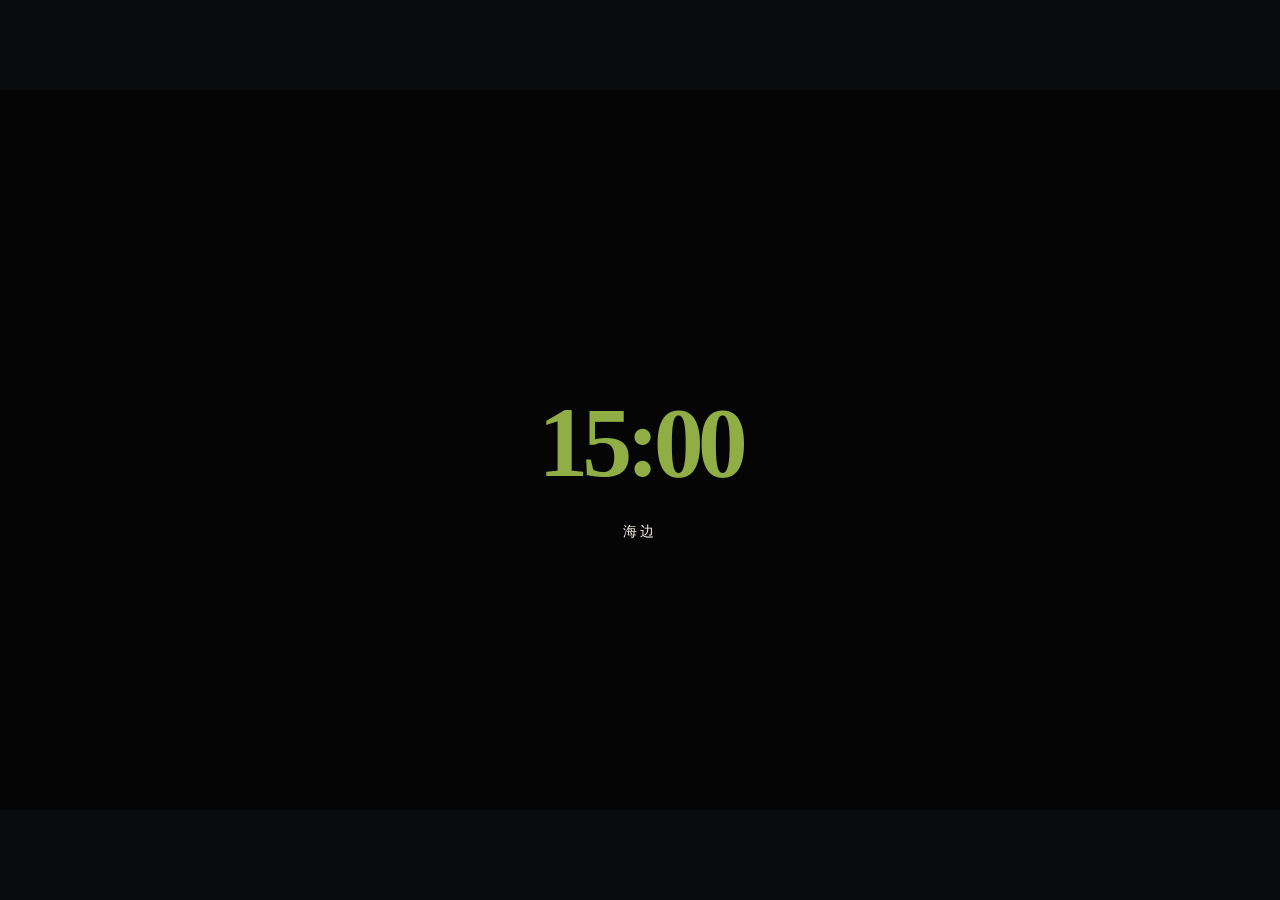
<file: beach/index.html>
<!doctype html>
<html lang="zh-CN">
  <head>
    <meta charset="UTF-8" />
    <meta name="viewport" content="width=device-width,initial-scale=1,maximum-scale=1,user-scalable=no" />
    <title>ORBIT 10:12 · Beach Graybox</title>
    <link rel="stylesheet" href="./styles.css?v=20261011-2" />
  </head>
  <body>
    <main id="viewport" class="viewport">
      <section id="stage" class="stage" aria-label="海边拍照场景">
        <div id="beachScene" class="beach-scene">
          <img id="beachBackground" class="beach-background" src="./assets/beach-background.jpg" alt="海边" draggable="false" />
          <div id="birdLayer" class="bird-layer" aria-hidden="true"></div>

          <div id="introCharacter" class="intro-character" aria-label="钟浩">
            <img id="introCharacterArt" alt="" draggable="false" />
          </div>
          <img id="photoCharacter" class="photo-character" alt="拍照中的钟浩" draggable="false" />

          <div id="characterDialogue" class="character-dialogue" role="status"></div>

          <div id="cameraUi" class="camera-ui" aria-hidden="true">
            <div id="shadeTop" class="camera-shade shade-top"></div>
            <div id="shadeBottom" class="camera-shade shade-bottom"></div>
            <div id="shadeLeft" class="camera-shade shade-left"></div>
            <div id="shadeRight" class="camera-shade shade-right"></div>
            <img id="viewfinderTexture" class="viewfinder-texture" src="./assets/viewfinder-mask.png" alt="" draggable="false" />
            <p id="cameraHint" class="camera-hint" data-i18n="desktopHint">移动鼠标控制相机，单击拍摄</p>
          </div>

          <section id="reviewPanel" class="review-panel" aria-hidden="true">
            <div class="flat-preview">
              <div id="reviewPhoto" class="preview-photo snapshot-photo" aria-label="刚刚拍摄的照片">
                <img class="snapshot-background" alt="" draggable="false" />
                <img class="snapshot-character" alt="" draggable="false" />
              </div>
              <img id="reviewFrame" class="preview-frame" src="./assets/polaroid-frame-01.png" alt="拍立得边框" draggable="false" />
            </div>
            <div class="review-tools">
              <p data-i18n="chooseFrame">选择拍立得边框</p>
              <div class="frame-options" role="group" aria-label="拍立得边框">
                <button class="frame-option is-selected" type="button" data-frame="1">01</button>
                <button class="frame-option" type="button" data-frame="2">02</button>
                <button class="frame-option" type="button" data-frame="3">03</button>
              </div>
              <div class="review-actions">
                <button id="retakeButton" class="paper-button secondary" type="button" data-i18n="retake">重新拍摄</button>
                <button id="finishButton" class="paper-button primary" type="button" data-i18n="finish">完成</button>
              </div>
            </div>
          </section>

          <section id="finalPanel" class="final-panel" aria-hidden="true">
            <div class="mockup-floor" aria-hidden="true"></div>
            <div id="polaroidMockup" class="polaroid-mockup">
              <div class="polaroid-thickness" aria-hidden="true"></div>
              <div class="polaroid-face">
                <div id="finalPhoto" class="preview-photo snapshot-photo" aria-label="完成的拍立得">
                  <img class="snapshot-background" alt="" draggable="false" />
                  <img class="snapshot-character" alt="" draggable="false" />
                </div>
                <img id="finalFrame" class="preview-frame" src="./assets/polaroid-frame-01.png" alt="" draggable="false" />
              </div>
            </div>
            <div class="final-actions">
              <button id="putAwayButton" class="paper-button primary" type="button" data-i18n="putAway">收起来</button>
              <button id="anotherPhotoButton" class="paper-button secondary" type="button" data-i18n="anotherPhoto">再拍一张</button>
              <button id="saveButton" class="save-button" type="button" aria-label="保存到本地" title="保存到本地">
                <svg viewBox="0 0 48 48" aria-hidden="true"><path d="M12 7h20l6 6v28H10V7h2Zm5 0v12h15V7M17 31h14M24 25v14" /></svg>
              </button>
            </div>
          </section>

          <div class="hud">
            <span class="hud-time">15:00</span>
            <button id="soundButton" class="hud-button" type="button" aria-label="切换海浪声" aria-pressed="true">
              <svg viewBox="0 0 48 48" aria-hidden="true"><path d="M8 20h9l10-8v24l-10-8H8z"/><path class="sound-wave" d="M33 17c3 4 3 10 0 14M38 12c6 7 6 17 0 24"/></svg>
            </button>
            <button id="backButton" class="hud-button" type="button" aria-label="返回上一界面">
              <svg viewBox="0 0 48 48" aria-hidden="true"><path d="M21 10 8 24l13 14"/><path d="M10 24h19c8 0 11 5 11 12"/></svg>
            </button>
          </div>
          <div class="bottom-action-wrap">
            <button id="mainAction" class="paper-button main-action is-hidden" type="button" data-i18n="takePhotos">来拍照吧</button>
          </div>
        </div>

        <section id="transition" class="transition is-active" aria-label="场景转场">
          <div class="transition-paper" aria-hidden="true"></div>
          <div class="transition-copy">
            <p class="transition-time">15:00</p>
            <p class="transition-place" data-i18n="place">海边</p>
          </div>
        </section>

        <div class="rotate-note">横屏观看效果更完整<br /><small>请旋转手机</small></div>
      </section>
    </main>

    <audio id="oceanAudio" src="./assets/ocean-loop.mp3" preload="auto" loop playsinline></audio>
    <audio id="ejectAudio" src="./assets/polaroid-eject.mp3" preload="auto"></audio>
    <audio id="chimeAudio" src="../street/assets/audio/wind-chime.mp3" preload="auto"></audio>
    <canvas id="captureCanvas" width="940" height="1100" hidden></canvas>
    <canvas id="saveCanvas" width="1505" height="2000" hidden></canvas>
    <script src="./inline-assets.js"></script>
    <script src="./app.js?v=20261012-copy1"></script>
  </body>
</html>
</file>
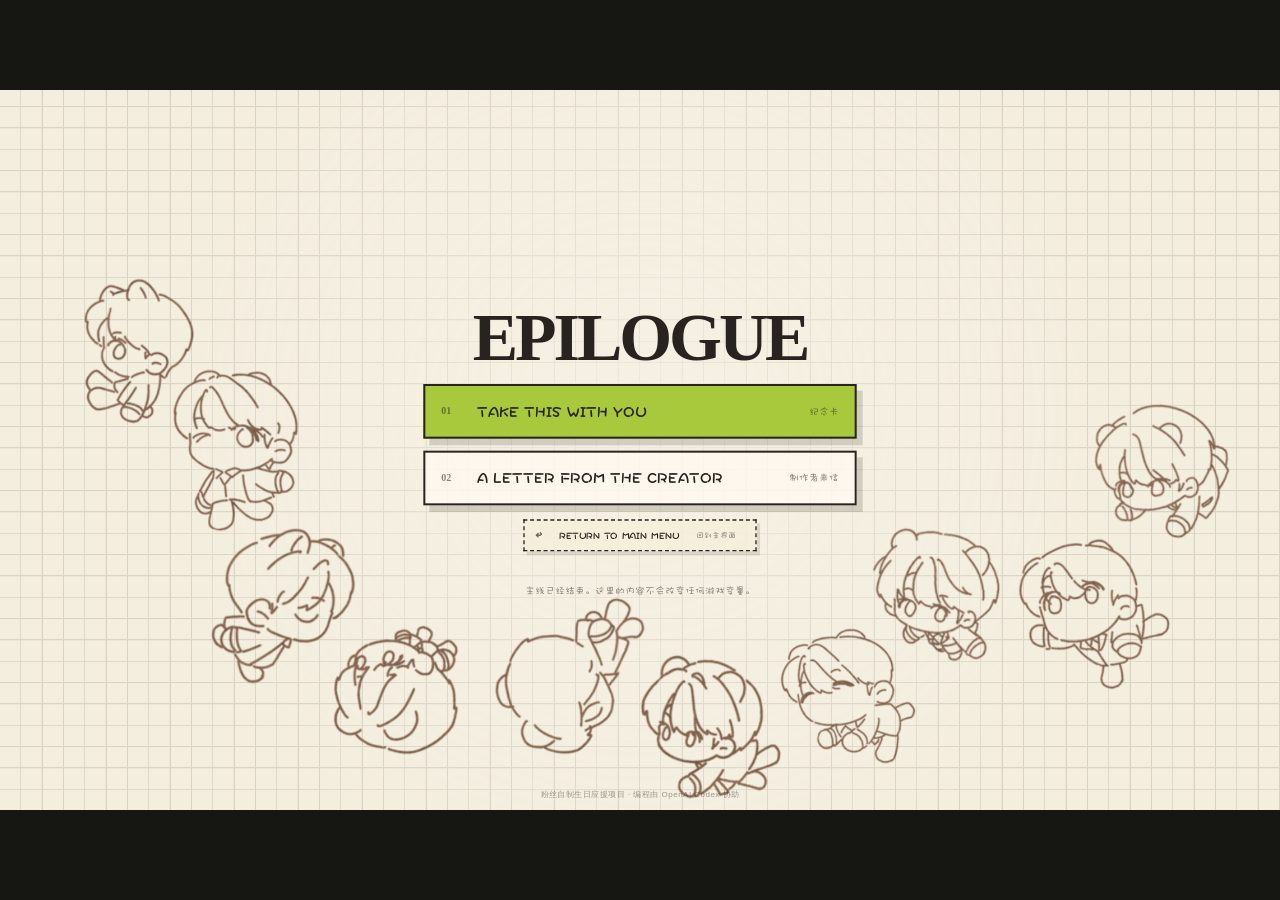
<file: epilogue/index.html>
<!doctype html>
<html lang="zh-CN">
<head>
  <meta charset="UTF-8" />
  <meta name="viewport" content="width=device-width,initial-scale=1,maximum-scale=1,user-scalable=no" />
  <title>ORBIT 10:12 · Epilogue Graybox</title>
  <link rel="stylesheet" href="./styles.css?v=20261012-1" />
</head>
<body>
  <main class="viewport">
    <section id="stage" class="stage" aria-label="ORBIT 10:12 独立尾声">
      <div class="paper-grid" aria-hidden="true"></div>
      <div class="epilogue-doodles" aria-hidden="true">
        <img class="doodle doodle-01" src="./assets/epilogue-doodle-01.png" alt="" />
        <img class="doodle doodle-02" src="./assets/epilogue-doodle-02.png" alt="" />
        <img class="doodle doodle-03" src="./assets/epilogue-doodle-03.png" alt="" />
        <img class="doodle doodle-04" src="./assets/epilogue-doodle-04.png" alt="" />
        <img class="doodle doodle-05" src="./assets/epilogue-doodle-05.png" alt="" />
        <img class="doodle doodle-06" src="./assets/epilogue-doodle-06.png" alt="" />
        <img class="doodle doodle-07" src="./assets/epilogue-doodle-07.png" alt="" />
        <img class="doodle doodle-08" src="./assets/epilogue-doodle-08.png" alt="" />
        <img class="doodle doodle-09" src="./assets/epilogue-doodle-09.png" alt="" />
        <img class="doodle doodle-10" src="./assets/epilogue-doodle-10.png" alt="" />
      </div>

      <section id="epilogueMenu" class="epilogue-menu view is-active" aria-label="尾声菜单">
        <h1>EPILOGUE</h1>
        <div class="entry-list">
          <button id="memoryEntry" class="epilogue-entry primary" type="button">
            <span>01</span><strong>TAKE THIS WITH YOU</strong><i id="memorySubtitle">纪念卡</i>
          </button>
          <button id="letterEntry" class="epilogue-entry" type="button">
            <span>02</span><strong>A LETTER FROM THE CREATOR</strong><i id="letterSubtitle">制作者来信</i>
          </button>
          <button id="mainMenuEntry" class="epilogue-entry home-entry" type="button">
            <span aria-hidden="true">↩</span><strong>RETURN TO MAIN MENU</strong><i id="returnMenuLabel">回到主界面</i>
          </button>
        </div>
        <p id="menuNote" class="menu-note">主线已经结束。这里的内容不会改变任何游戏变量。</p>
      </section>

      <section id="memoryPanel" class="panel memory-panel view" aria-label="今日纪念卡">
        <header class="panel-toolbar">
          <button class="panel-back" type="button" data-close="memoryPanel">← <span>返回</span></button>
          <p>TAKE THIS WITH YOU</p>
          <button id="saveMemory" class="toolbar-action" type="button">保存 PNG</button>
        </header>

        <article id="memoryCard" class="memory-card">
          <div class="memory-stars" aria-hidden="true">
            <i class="memory-star star-a">✦</i>
            <i class="memory-star star-b">✦</i>
            <i class="memory-star star-c">✦</i>
            <i class="memory-star star-d">✦</i>
            <i class="memory-star star-e">✦</i>
          </div>
          <header class="memory-header">
            <div>
              <p class="memory-kicker">A SMALL RECORD OF TODAY</p>
              <h2>OUR DAY IN ORBIT</h2>
            </div>
            <div class="memory-date"><b>10 / 12</b><span>with JONGHO</span></div>
          </header>

          <div class="memory-body">
            <section class="memory-visual">
              <!-- INTEGRATION SLOT: orbit:beachPhoto / selected polaroid frame -->
              <div class="polaroid">
                <img id="memoryPhoto" alt="今天在海边拍下的照片" />
                <div id="photoFallback" class="photo-fallback"><b>15:00</b><span>AT THE BEACH</span></div>
                <p>the moment we kept · <span id="photoFrameLabel">FRAME 01</span></p>
              </div>
              <blockquote id="cardQuote">“生日快乐，愿你一直幸福。”</blockquote>
              <p class="quote-signature">— <span id="cardSignature">ATINY</span></p>
            </section>

            <section class="memory-record">
              <h3>TODAY'S ORBIT</h3>
              <ol class="timeline">
                <li><time>10:12</time><p id="timeline1012"></p></li>
                <li><time>11:30</time><p id="timeline1130"></p></li>
                <li><time>12:30</time><p id="timeline1230"></p></li>
                <li><time>15:00</time><p id="timeline1500"></p></li>
                <li><time>23:55</time><p id="timeline2355"></p></li>
              </ol>
            </section>
          </div>

          <footer class="memory-footer">
            <div class="memory-tag"><small>OUTFIT</small><b id="outfitValue">格子衬衫</b></div>
            <div class="memory-tag"><small>DRINK</small><b id="drinkValue">冰美式</b></div>
            <div class="memory-tag"><small>LUNCH</small><b id="lunchValue">猪蹄</b></div>
            <div class="memory-tag wide"><small>CAKE</small><b id="cakeValue">亲手装饰的小熊蛋糕</b></div>
            <p class="memory-closing" lang="en" data-fixed-language="en">THANK YOU FOR SPENDING TODAY WITH JONGHO.</p>
          </footer>
          <span id="demoBadge" class="demo-badge">GRAYBOX SAMPLE DATA</span>
        </article>
      </section>

      <section id="letterPanel" class="panel letter-panel view" aria-label="制作者来信">
        <header class="panel-toolbar">
          <button class="panel-back" type="button" data-close="letterPanel">← <span>返回</span></button>
          <p>A LETTER FROM THE CREATOR</p>
          <span class="toolbar-spacer"></span>
        </header>

        <article class="letter-sheet">
          <img class="letter-watermark" src="./assets/waterlogo.png" alt="" aria-hidden="true" />
          <div class="letter-scroll">
            <p class="letter-label">A LETTER FROM THE CREATOR</p>
            <h2 id="letterSalutation">致每一位看到这里的ATINY：</h2>

            <p id="letter01" class="lead">非常感谢你能够玩到这里！</p>

            <p id="letter02">这是一个非常粗糙的小游戏吧 ㅎㅎ因为思考着“怎么才能让不管在哪里的 ATINY 都能一起度过钟浩的生日呢”，只会普通地画画的我，学着做出了 ORBIT 10:12。</p>

            <p id="letter03">就像这个名字一样，这是一个围绕着这一天、围绕着钟浩展开的小故事。和钟浩共度时光，听着钟浩唱歌，共同积累美好的回忆,这是身为喜爱着钟浩的粉丝最大的愿望。就算是在制作过程中调试了一万次的我，在做到最后一幕的时候也被感动了呢 ૮₍ ˊᯅˋ₎ა</p>

            <p id="letter04">游戏里藏了很多小彩蛋。如果觉得全部找出来有些困难，也可以在 X 找到我发布的攻略～原本还有更多想要呈现的东西，但是因为一个人的精力实在有限 &gt;&lt; 希望未来能够做出更加成熟的作品。</p>

            <p id="letter05">同时也非常感谢 Codex 的帮助，让作为 coding 初学者的我，能够把心中所想一点点具象化。感谢我的朋友 nana7_7 和 大喷菇，在 Street 场景中为我提供了可爱的简笔画。</p>

            <p id="letter06">最后，也感谢钟浩，让来自不同地方的我们感受到了同样一份幸福。也祝 ATEEZ 11月13日回归顺利！</p>

            <p id="letterEnding" class="letter-ending">那么，사랑해! 행복하자!</p>

            <p class="contact"><span id="letterContact">如果有游戏相关的问题或 Bug 报错，可以联系 X：</span><a href="https://x.com/okalenO01012" target="_blank" rel="noreferrer">@okalenO01012</a></p>

            <div class="letter-signature">
              <span>From,</span>
              <strong>okalenO</strong>
              <small>2026.10.12</small>
            </div>

            <footer class="letter-credits">
              <p id="creditCodex">本项目的程序实现由制作者在 OpenAI Codex 辅助下完成。</p>
              <p id="creditBeach">海边场景的背景照片分别设于济州岛 / 泽西岛。</p>
              <p><span id="creditStreet">Street 场景交互设计参考：</span><a href="https://github.com/andrewwoan/mr-pandas-psychologically-safe-portfolio" target="_blank" rel="noreferrer">Andrew Woan / mr-pandas-psychologically-safe-portfolio</a></p>
            </footer>
          </div>
        </article>
      </section>

      <p id="aiCredit" class="ai-credit">粉丝自制生日应援项目 · 编程由 OpenAI Codex 协助</p>
      <p id="grayboxNotice" class="graybox-notice" role="status" aria-live="polite"></p>
      <div class="rotate-note">横屏观看效果更完整<br /><small>请旋转手机</small></div>
      <canvas id="memoryCanvas" width="1600" height="2000" hidden></canvas>
    </section>
  </main>
  <script src="./app.js?v=20261012-copy1"></script>
</body>
</html>
</file>
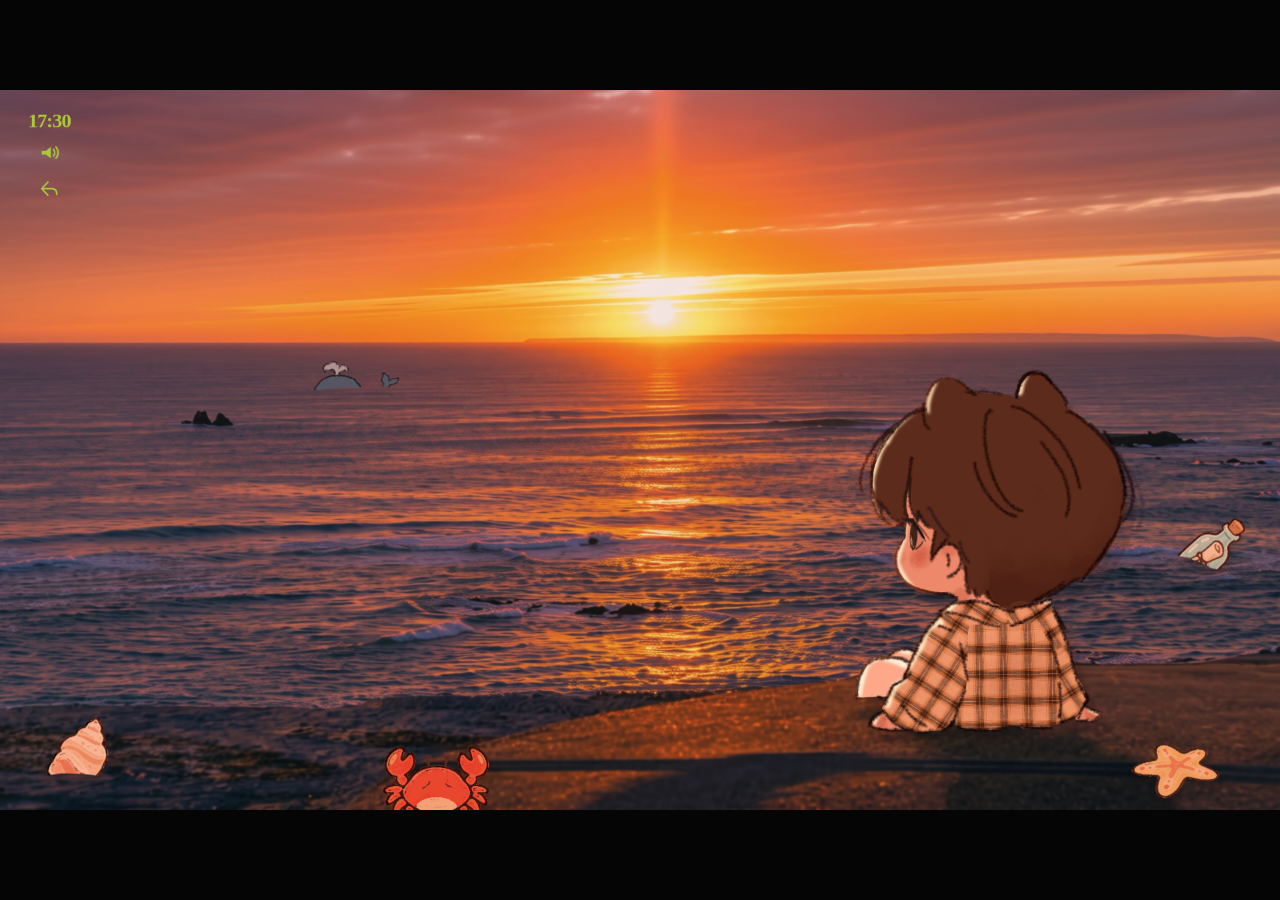
<file: finale/index.html>
<!doctype html>
<html lang="zh-CN">
<head>
  <meta charset="UTF-8" />
  <meta name="viewport" content="width=device-width,initial-scale=1,maximum-scale=1,user-scalable=no" />
  <title>ORBIT 10:12 · Finale</title>
  <link rel="stylesheet" href="./styles.css?v=20261012-2" />
</head>
<body>
  <main class="viewport">
    <section id="stage" class="stage" aria-label="主线终幕灰盒">
      <section id="beachScene" class="scene beach-scene" aria-label="傍晚海边">
        <img class="full-background" src="./assets/beach2-background.png" alt="傍晚海边" draggable="false" />
        <img class="whale-layer" src="./assets/beach2-whale.png" alt="" draggable="false" />
        <div id="birdLayer" class="bird-layer" aria-hidden="true"></div>

        <button class="hotspot shell" data-hotspot="shell" type="button" aria-label="海螺">
          <img src="./assets/beach2-shell.png" alt="" draggable="false" />
        </button>
        <button class="hotspot crab" data-hotspot="crab" type="button" aria-label="小螃蟹">
          <img src="./assets/beach2-crab.png" alt="" draggable="false" />
        </button>
        <button class="hotspot starfish" data-hotspot="starfish" type="button" aria-label="海星">
          <img src="./assets/beach2-starfish.png" alt="" draggable="false" />
        </button>
        <button class="hotspot bottle" data-hotspot="bottle" type="button" aria-label="漂流瓶">
          <img src="./assets/beach2-bottle.png" alt="" draggable="false" />
        </button>

        <button id="beachCharacterButton" class="character-button seated-character is-idle" type="button" aria-label="钟浩" disabled>
          <img id="seatedCharacter" src="./assets/beach2-plaid-1.png" alt="钟浩" draggable="false" />
        </button>
        <div id="singingNotes" class="singing-notes" aria-hidden="true"></div>
        <img id="standingCharacter" class="standing-character" src="./assets/standing-plaid.png" alt="站起来的钟浩" draggable="false" />
        <span id="beachPatHint" class="pat-hint beach-pat" aria-hidden="true"><img src="../assets/bedroom/hand-palm-down.png" alt="" draggable="false" /></span>
        <video id="thinkingVideo" class="thinking-video" src="./assets/thinking.mp4" playsinline preload="auto"></video>

        <div id="speech" class="speech character-speech" role="status" aria-live="polite"></div>
        <div id="playerSpeech" class="speech player-speech" role="status"></div>
        <button id="continueButton" class="continue-hit" type="button" aria-label="继续对白">继续</button>
      </section>

      <section id="homeTransition" class="home-transition" aria-label="回家转场">
        <div class="transition-copy">
          <p class="transition-time">23:30</p>
          <p id="transitionPlace" class="transition-place">卧室</p>
        </div>
        <button id="skipTransition" class="skip-button" type="button">SKIP</button>
      </section>

      <section id="bedroomScene" class="scene bedroom-scene" aria-label="夜晚卧室">
        <img class="full-background" src="./assets/bedroom-night-background.png" alt="夜晚卧室" draggable="false" />
        <p class="scene-bgm-credit">BGM · 처음 그대로</p>

        <div id="bedroomKeepsakes" class="bedroom-keepsakes">
          <button id="cakeKeepsake" class="keepsake cake-keepsake" type="button" aria-label="今天制作的蛋糕">
            <img class="cake-base-art" src="../restaurant/assets/restaurant-cake.png" alt="" draggable="false" />
            <img id="cakeCream" class="cake-cream-art" src="../restaurant/assets/restaurant-cream-border.png" alt="" draggable="false" />
            <span id="cakeDecorations" class="cake-decorations"></span>
          </button>
          <button id="cardKeepsake" class="keepsake card-keepsake" type="button" aria-label="今天写的贺卡"><img src="./assets/restaurant-card-cropped.png" alt="" draggable="false" /><span id="cardPreview">HAPPY BIRTHDAY</span></button>
          <button id="photoKeepsake" class="keepsake photo-keepsake" type="button" aria-label="今天拍下的拍立得"><img id="photoPreview" alt="今天拍下的拍立得" /><img id="photoFramePreview" class="photo-frame-preview" alt="" /></button>
          <button id="drinkKeepsake" class="keepsake drink-keepsake" type="button" aria-label="今天买的饮品"><img id="drinkPreview" alt="今天买的饮品" /></button>
        </div>

        <div id="bedroomCharacter" class="bedroom-character">
          <img id="bedroomCharacterImage" src="./assets/standing-plaid.png" alt="钟浩" draggable="false" />
        </div>
        <span id="bedroomPatHint" class="pat-hint bedroom-pat" aria-hidden="true"><img src="../assets/bedroom/hand-palm-down.png" alt="" draggable="false" /></span>
        <div id="bedroomSpeech" class="speech bedroom-speech" role="status" aria-live="polite"></div>

        <section id="cgLayer" class="cg-layer" aria-label="终幕 CG">
          <div class="cg-placeholder cg-one"><img src="./assets/cg-1.png?v=20261012" alt="" /></div>
          <div class="cg-placeholder cg-two"><img src="./assets/cg-2.png?v=20261012" alt="" /></div>
          <div class="cg-placeholder cg-three"><img src="./assets/cg-3.jpg?v=20261012" alt="" /></div>
        </section>
        <video id="finaleVideo" class="finale-video" src="./assets/finale.mp4" playsinline preload="metadata" muted></video>
        <div id="videoFallback" class="video-fallback"><span>FINALE MP4</span><small>素材待替换</small></div>

        <section id="birthdayMoment" class="birthday-moment">
          <h1>HAPPY BIRTHDAY JONGHO</h1>
          <p class="love-line">사랑해!</p>
          <button id="happinessButton" class="ending-response" type="button">행복하자!</button>
        </section>

        <button id="bedroomContinueButton" class="continue-hit" type="button" aria-label="继续对白">继续</button>
      </section>

      <section id="finalBlack" class="final-black">
        <div class="final-message">
          <p id="thankYouLine">谢谢你一直在我身边</p>
          <p>See you again next year.</p>
          <small id="epilogueHint">点击空白处进入尾声</small>
        </div>
      </section>

      <section id="epilogue" class="epilogue" aria-label="独立尾声">
        <div class="epilogue-menu">
          <p class="epilogue-kicker">ORBIT 10:12</p>
          <h2>EPILOGUE</h2>
          <button id="memoryEntry" class="epilogue-entry primary" type="button">TAKE THIS WITH YOU</button>
          <button id="letterEntry" class="epilogue-entry" type="button">A LETTER FROM THE CREATOR</button>
        </div>
        <section id="memoryPanel" class="epilogue-panel memory-panel">
          <button class="panel-back" type="button">BACK</button>
          <div class="memory-card">
            <p>ORBIT 10:12</p>
            <img id="memoryPhoto" alt="今天的照片" />
            <strong>See you again next year.</strong>
          </div>
          <button id="saveMemory" class="download-button" type="button">SAVE</button>
        </section>
        <section id="letterPanel" class="epilogue-panel letter-panel">
          <button class="panel-back" type="button">BACK</button>
          <article>
            <p class="letter-label">A LETTER FROM THE CREATOR</p>
            <p id="letterPlaceholder">制作者来信正文将在最终版本补充。</p>
            <p class="signature">From,<br />[ CREATOR NAME ]</p>
          </article>
        </section>
        <p class="ai-credit">AI-assisted development · OpenAI Codex</p>
      </section>

      <nav id="hud" class="hud" aria-label="场景控制">
        <span id="hudTime" class="hud-time">17:30</span>
        <button id="soundButton" class="hud-button" type="button" aria-label="关闭声音" aria-pressed="true">
          <svg viewBox="0 0 48 48" aria-hidden="true"><path d="M8 20h9l10-8v24l-10-8H8z"/><path class="sound-wave" d="M33 17c3 4 3 10 0 14M38 12c6 7 6 17 0 24"/></svg>
        </button>
        <button id="backButton" class="hud-button" type="button" aria-label="返回上一界面">
          <svg viewBox="0 0 48 48" aria-hidden="true"><path d="M21 10 8 24l13 14"/><path d="M10 24h19c8 0 11 5 11 12"/></svg>
        </button>
      </nav>

      <div id="openingBlack" class="opening-black"></div>
      <div class="rotate-note">横屏观看效果更完整<br /><small>请旋转手机</small></div>
    </section>
  </main>

  <audio id="oceanAudio" src="./assets/ocean-loop.mp3" preload="auto" loop></audio>
  <audio id="singingAudio" src="./assets/singing.mp3" preload="auto"></audio>
  <audio id="homeTransitionAudio" src="./assets/home.mp3" preload="auto"></audio>
  <audio id="homeAudio" src="../assets/audio/bgm/just-like-the-first-time.mp3" preload="auto" loop></audio>
  <audio id="musicBoxAudio" src="./assets/happy-birthday-musicbox.mp3" preload="auto"></audio>
  <audio id="finaleAudio" src="./assets/finale-audio.mp3" preload="auto"></audio>
  <canvas id="memoryCanvas" width="1200" height="1600" hidden></canvas>
  <script src="./app.js?v=20261012-cg3"></script>
</body>
</html>
</file>
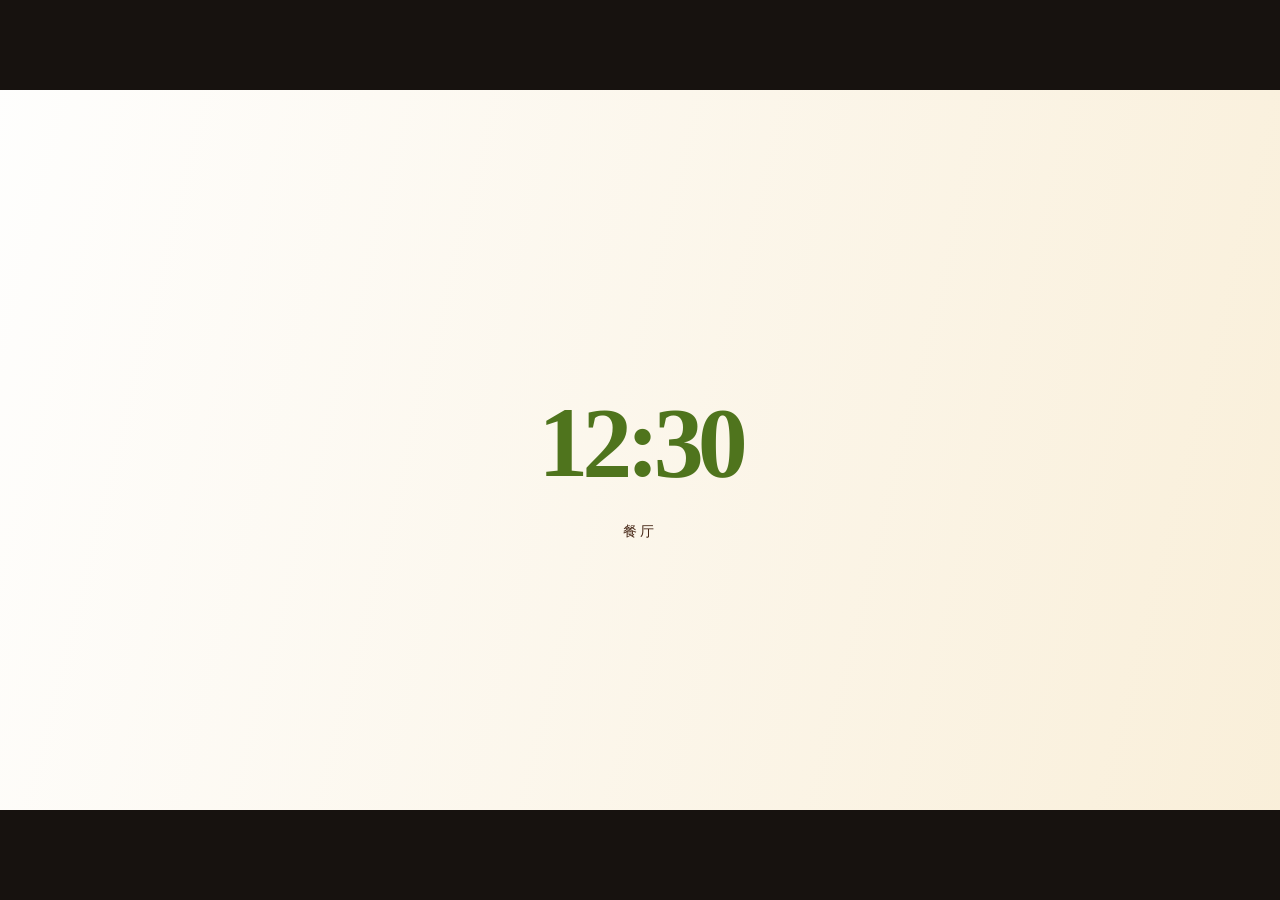
<file: restaurant/index.html>
<!doctype html>
<html lang="zh-CN">
  <head>
    <meta charset="UTF-8" />
    <meta name="viewport" content="width=device-width, initial-scale=1, viewport-fit=cover" />
    <meta name="theme-color" content="#1c1714" />
    <title>ORBIT 10.12 — 餐厅灰盒 v3</title>
    <link rel="stylesheet" href="./styles.css?v=20261012-2" />
  </head>
  <body>
    <main id="app">
      <section id="stage" class="stage" aria-label="餐厅场景灰盒">
        <div id="restaurantScene" class="restaurant-scene">
          <img id="bg1" class="scene-bg is-active" src="./assets/restaurant-bg-01.png" alt="餐厅内景" draggable="false" />
          <img id="bg2" class="scene-bg" src="./assets/restaurant-bg-02.png" alt="餐厅内景人物反应" draggable="false" />
          <img id="bg3" class="scene-bg" src="./assets/restaurant-bg-03.png" alt="餐厅内景人物点餐" draggable="false" />
          <img id="bgBlank" class="scene-bg" src="./assets/restaurant-bg-blank.png" alt="餐厅空景" draggable="false" />

          <div id="ambientLights" class="ambient-lights" aria-hidden="true">
            <i style="--x:12%;--y:23%;--size:13px;--delay:-1.2s"></i>
            <i style="--x:29%;--y:51%;--size:8px;--delay:-4.4s"></i>
            <i style="--x:44%;--y:18%;--size:11px;--delay:-2.8s"></i>
            <i style="--x:62%;--y:31%;--size:7px;--delay:-5.1s"></i>
            <i style="--x:76%;--y:17%;--size:12px;--delay:-.6s"></i>
            <i style="--x:87%;--y:48%;--size:9px;--delay:-3.7s"></i>
          </div>

          <button id="tableMenu" class="table-menu" type="button" aria-label="打开菜单" disabled>
            <img src="./assets/restaurant-menu-table.png" alt="菜单" draggable="false" />
            <span class="menu-hover-mark" aria-hidden="true">✦</span>
          </button>

          <img id="servedFood" class="served-food" alt="选中的食物" draggable="false" role="button" tabindex="-1" />

          <div id="characterDialogue" class="character-dialogue" role="status"></div>
          <div id="subtitle" class="subtitle" role="status"></div>

          <div id="waiter" class="waiter" aria-hidden="true">
            <img class="waiter-art" src="./assets/restaurant-waiter.png" alt="服务员" draggable="false" />
            <div id="waiterCake" class="waiter-cake" aria-label="装饰好的蛋糕">
              <img class="waiter-cake-base" src="./assets/restaurant-cake.png" alt="" draggable="false" />
              <img class="waiter-cake-cream" src="./assets/restaurant-cream-border.png" alt="" draggable="false" />
              <div id="waiterCakeDecorations" class="waiter-cake-decorations" aria-hidden="true"></div>
            </div>
            <div id="waiterDialogue" class="waiter-dialogue"></div>
          </div>

          <section id="cakeWorkbench" class="cake-workbench" aria-label="蛋糕装饰区域">
            <div class="cake-note" data-i18n="cakeHint">把喜欢的装饰放到蛋糕上吧</div>
            <div id="cakeBase" class="cake-base" aria-hidden="true">
              <img class="cake-art" src="./assets/restaurant-cake.png" alt="" draggable="false" />
              <img id="creamBorder" class="cream-border" src="./assets/restaurant-cream-border.png" alt="" draggable="false" />
            </div>
            <div id="cakeDropzone" class="cake-dropzone" aria-hidden="true"></div>
            <div id="bearSnapPoint" class="bear-snap-point" aria-hidden="true"></div>

            <button class="cake-piece piece-cherry" data-piece="cherry" data-home-x="335" data-home-y="735" type="button" aria-label="樱桃装饰"><img src="./assets/restaurant-cherry.png" alt="" draggable="false" /></button>
            <button class="cake-piece piece-strawberry" data-piece="strawberry" data-home-x="500" data-home-y="850" type="button" aria-label="草莓装饰"><img src="./assets/restaurant-strawberry.png" alt="" draggable="false" /></button>
            <button class="cake-piece piece-star" data-piece="star" data-home-x="665" data-home-y="720" type="button" aria-label="星星装饰"><img src="./assets/restaurant-star.png" alt="" draggable="false" /></button>
            <button class="cake-piece piece-chocolate" data-piece="chocolate" data-home-x="1435" data-home-y="735" type="button" aria-label="巧克力装饰"><img src="./assets/restaurant-choco.png" alt="" draggable="false" /></button>
            <button class="cake-piece piece-cookie" data-piece="cookie" data-home-x="1580" data-home-y="855" type="button" aria-label="饼干装饰"><img src="./assets/restaurant-cookie.png" alt="" draggable="false" /></button>
            <button class="cake-piece piece-candle" data-piece="candle" data-home-x="1310" data-home-y="885" type="button" aria-label="蜡烛装饰"><img src="./assets/restaurant-candle.png" alt="" draggable="false" /></button>

            <button id="pipingBag" class="piping-bag" type="button" aria-label="给蛋糕裱花">
              <img src="./assets/restaurant-piping-bag.png" alt="裱花袋" draggable="false" />
            </button>

            <button id="cardTeaser" class="card-teaser" type="button" aria-label="打开贺卡">
              <img src="./assets/restaurant-card.png" alt="" draggable="false" />
              <span class="card-teaser-copy" data-i18n="cardOpen">写一张贺卡</span>
            </button>
          </section>

          <div class="hud">
            <span class="hud-time">12:30</span>
            <button id="soundButton" class="hud-button sound-button" type="button" aria-label="切换背景音乐" aria-pressed="true">
              <svg viewBox="0 0 48 48" aria-hidden="true"><path d="M8 20h9l10-8v24l-10-8H8z"/><path class="sound-wave" d="M33 17c3 4 3 10 0 14M38 12c6 7 6 17 0 24"/></svg>
            </button>
            <button id="backButton" class="hud-button back-button" type="button" aria-label="返回上一界面">
              <svg viewBox="0 0 48 48" aria-hidden="true"><path d="M21 10 8 24l13 14"/><path d="M10 24h19c8 0 11 5 11 12"/></svg>
            </button>
          </div>
          <p class="scene-bgm-credit">BGM · Beyond the Sea</p>
          <div class="bottom-action-wrap">
            <button id="mainAction" class="main-action is-hidden" type="button"></button>
          </div>
        </div>

        <div id="menuOverlay" class="menu-overlay" aria-hidden="true">
          <section class="menu-sheet" aria-label="午餐菜单">
            <img src="./assets/restaurant-menu-blank.png" alt="" draggable="false" />
            <p class="menu-instruction" data-i18n="menuHint">选择一道菜，替它画上圈吧</p>

            <button class="dish-choice dish-gukbap" type="button" data-dish="gukbap">
              <svg class="choice-circle" viewBox="0 0 120 90" aria-hidden="true"><path d="M8 48C10 16 43 3 78 8c31 4 42 20 33 46-9 25-38 32-70 27C14 77 1 66 8 48Z"/><path d="M5 50C8 19 39 1 79 6c34 4 46 22 35 50-11 26-45 31-74 25C12 75-1 65 5 50Z"/></svg>
            </button>
            <button class="dish-choice dish-cutlet" type="button" data-dish="cutlet">
              <svg class="choice-circle" viewBox="0 0 120 90" aria-hidden="true"><path d="M8 48C10 16 43 3 78 8c31 4 42 20 33 46-9 25-38 32-70 27C14 77 1 66 8 48Z"/><path d="M5 50C8 19 39 1 79 6c34 4 46 22 35 50-11 26-45 31-74 25C12 75-1 65 5 50Z"/></svg>
            </button>
            <button class="dish-choice dish-jokbal" type="button" data-dish="jokbal">
              <svg class="choice-circle" viewBox="0 0 120 90" aria-hidden="true"><path d="M8 48C10 16 43 3 78 8c31 4 42 20 33 46-9 25-38 32-70 27C14 77 1 66 8 48Z"/><path d="M5 50C8 19 39 1 79 6c34 4 46 22 35 50-11 26-45 31-74 25C12 75-1 65 5 50Z"/></svg>
            </button>

            <span class="dish-name name-gukbap" data-i18n="dishGukbap">韩式汤饭</span>
            <span class="dish-name name-cutlet" data-i18n="dishCutlet">炸猪排套餐</span>
            <span class="dish-name name-jokbal" data-i18n="dishJokbal">猪蹄</span>
          </section>
        </div>

        <div id="cardOverlay" class="card-overlay" aria-hidden="true">
          <section class="card-sheet" aria-label="生日贺卡">
            <img class="card-art" src="./assets/restaurant-card.png" alt="" draggable="false" />
            <div class="card-form">
              <label for="cardMessage" data-i18n="cardMessageLabel">祝福语</label>
              <textarea id="cardMessage" data-i18n-placeholder="cardMessagePlaceholder" placeholder="把想说的话写在这里……"></textarea>
              <p class="card-local-note" data-i18n="cardLocalOnly">内容仅保存在你的设备中，请放心写下想说的话。</p>
              <label for="cardSignature" data-i18n="cardSignatureLabel">署名</label>
              <input id="cardSignature" type="text" data-i18n-placeholder="cardSignaturePlaceholder" placeholder="你的名字" />
              <button id="saveCardButton" class="save-card-button" type="button" data-i18n="saveCard">写好了</button>
            </div>
          </section>
        </div>

        <section id="transition" class="transition is-active" aria-label="场景转场">
          <div class="transition-paper" aria-hidden="true"></div>
          <p class="transition-time">12:30</p>
          <p class="transition-place" data-i18n="transitionPlace">餐厅</p>
        </section>

        <section id="nextScene" class="next-scene" aria-hidden="true">
          <div class="next-transition-copy">
            <p class="next-transition-time">15:00</p>
            <p class="next-transition-place" data-i18n="beachTransitionPlace">海边</p>
          </div>
        </section>

        <div class="rotate-note">横屏观看效果更完整<br /><small>请旋转手机</small></div>
      </section>
    </main>
    <script src="./app.js?v=20261012-copy1"></script>
  </body>
</html>
</file>
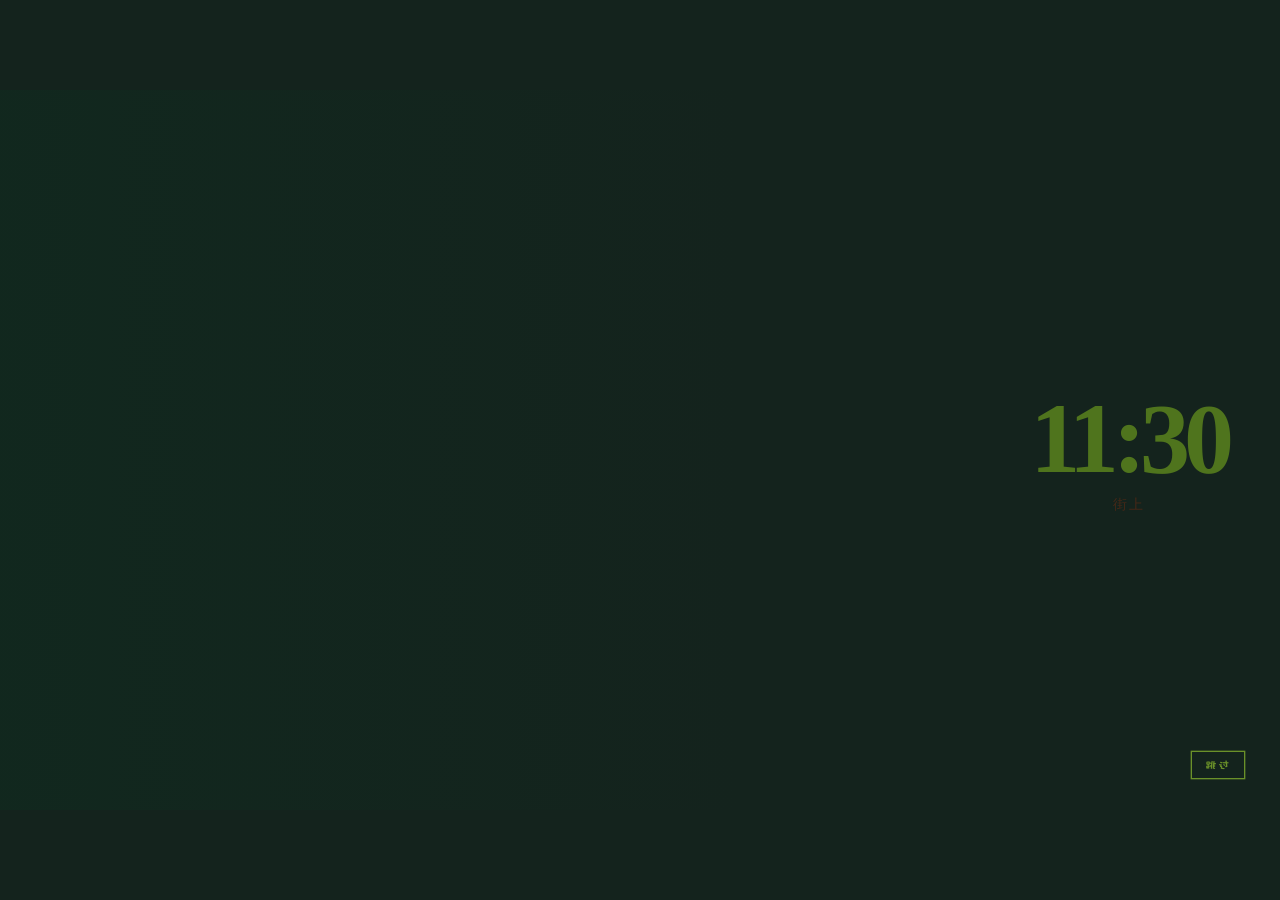
<file: street/index.html>
<!doctype html>
<html lang="zh-CN">
  <head>
    <meta charset="UTF-8" />
    <meta name="viewport" content="width=device-width, initial-scale=1, viewport-fit=cover" />
    <meta name="theme-color" content="#f2efe7" />
    <title>ORBIT 10.12 — 长街灰盒 v5</title>
    <link rel="stylesheet" href="./styles.css?v=20261012-2" />
  </head>
  <body>
    <main id="app" aria-label="长街散步">
      <section id="stage" class="stage" aria-live="polite">
        <div id="sceneCamera" class="scene-camera">
          <div class="paper-bg" aria-hidden="true"></div>
          <canvas id="roadCanvas" class="road-canvas" width="960" height="540" aria-hidden="true"></canvas>
          <div id="streetWorld" class="street-world">
            <div id="skyWorldLayer" class="sky-world-layer" aria-hidden="true"></div>
            <div id="oceanLayer" class="ocean-layer"></div>
            <div id="propsLayer" class="props-layer"></div>
          </div>

          <div id="characterRig" class="character-rig" aria-label="行走人物">
            <div class="character-stick" aria-hidden="true"></div>
            <div id="characterBob" class="character-bob">
              <img id="characterImage" alt="当前服装人物" draggable="false" />
            </div>
          </div>

          <div id="drinkRig" class="drink-rig is-hidden" aria-hidden="true">
            <div class="drink-stick"></div>
            <div id="drinkCup" class="drink-cup"><span>DRINK</span></div>
          </div>

          <div id="tentacleRig" class="tentacle-rig is-hidden" aria-hidden="true">
            <img src="./assets/street-tentacle-reward.png" alt="" draggable="false" />
          </div>

          <div id="pirateHatRig" class="pirate-hat-rig is-retracted" aria-hidden="true">
            <img class="pirate-hat" src="./assets/street-hat-display.png" alt="" draggable="false" />
          </div>
          <div id="pirateShipRig" class="pirate-ship-rig is-retracted" aria-hidden="true">
            <div class="accessory-stick"></div>
            <img class="pirate-ship" src="./assets/street-ship-display.png" alt="" draggable="false" />
          </div>

          <div id="foregroundWorld" class="foreground-world" aria-hidden="true"></div>

          <div id="dialogueSign" class="dialogue-sign" role="status">
            <div class="dialogue-stick"></div>
            <img class="dialogue-paper" src="./assets/street-text-display.png" alt="" draggable="false" />
            <p id="dialogueText"></p>
          </div>
        </div>

        <img id="flyingBird" class="flying-bird-overlay" src="./assets/street-bird-flying.png" alt="" draggable="false" aria-hidden="true" />

        <header class="hud">
          <div class="hud-time">11:30</div>
          <button id="soundButton" class="hud-button" type="button" aria-label="切换声音">
            <svg viewBox="0 0 40 40" aria-hidden="true"><path d="M7 16h7l9-8v24l-9-8H7zM28 14c3 3 3 9 0 12M32 10c6 6 6 14 0 20" /></svg>
          </button>
          <button id="backButton" class="hud-button" type="button" aria-label="返回上一幕">
            <svg viewBox="0 0 40 40" aria-hidden="true"><path d="M24 8 12 20l12 12M13 20h20" /></svg>
          </button>
        </header>
        <p class="scene-bgm-credit">BGM · Good Day</p>

        <div class="control-hint">
          <span class="mouse-hint" data-copy="滚轮控制前后移动">滚轮控制前后移动</span>
          <span class="touch-hint" data-copy="左右滑动控制前后移动">左右滑动控制前后移动</span>
          <i></i>
        </div>

        <div id="coffeeOverlay" class="scene-overlay coffee-overlay" aria-hidden="true">
          <section id="coffeeMenu" class="coffee-menu" aria-label="选择饮品">
            <img class="menu-layer menu-background" src="./assets/menu-background.png" alt="今日饮品菜单" draggable="false" />
            <span class="menu-drink menu-drink--americano" aria-hidden="true"><img src="./assets/supplement/americano.png" alt="" draggable="false" /></span>
            <span class="menu-drink menu-drink--tea" aria-hidden="true"><img src="./assets/supplement/洋甘菊茶.png" alt="" draggable="false" /></span>
            <span class="menu-drink menu-drink--strawberry" aria-hidden="true"><img src="./assets/supplement/草莓奶昔.png" alt="" draggable="false" /></span>
            <img id="menuWalker" class="menu-walker" alt="当前服装人物" draggable="false" />
            <img id="menuBear" class="menu-layer menu-bear" alt="饮品反应" draggable="false" />
            <p id="menuBearText" class="menu-bear-text"></p>
            <button class="drink-hotspot hotspot--americano" type="button" data-drink="americano" aria-label="选择美式咖啡"></button>
            <button class="drink-hotspot hotspot--tea" type="button" data-drink="chamomile" aria-label="选择洋甘菊茶"></button>
            <button class="drink-hotspot hotspot--strawberry" type="button" data-drink="strawberry" aria-label="选择草莓奶昔"></button>
            <span class="drink-name name--americano" data-copy="美式咖啡">美式咖啡</span>
            <span class="drink-name name--tea" data-copy="洋甘菊茶">洋甘菊茶</span>
            <span class="drink-name name--strawberry" data-copy="草莓奶昔">草莓奶昔</span>
            <i class="doodle-star star--one">✦</i>
            <i class="doodle-star star--two">☆</i>
            <i class="doodle-star star--three">✧</i>
            <button id="confirmDrink" class="confirm-drink" type="button" disabled data-copy="TAKE IT">TAKE IT</button>
          </section>
        </div>

        <div id="restaurantOverlay" class="scene-overlay restaurant-overlay" aria-hidden="true">
          <section class="restaurant-card">

            <h2 data-copy="午餐时间">午餐时间</h2>
            <p data-copy="先在这里歇一会儿吧~">先在这里歇一会儿吧~</p>
            <button id="enterRestaurant" class="paper-button" type="button" data-copy="进入餐厅">进入餐厅</button>
          </section>
        </div>

        <section id="transition" class="transition is-active" aria-label="场景转场">
          <video id="transitionVideo" muted playsinline preload="auto">
            <source src="./assets/street-transition.mp4" type="video/mp4" />
          </video>
          <div class="transition-copy">
            <p>11:30</p>
            <h1 data-copy="街上">街上</h1>
          </div>
          <button id="skipTransition" type="button" data-copy="SKIP">SKIP</button>
        </section>

        <div class="rotate-note"><span data-copy="横屏观看效果更完整">横屏观看效果更完整</span><br /><small data-copy="请旋转手机">请旋转手机</small></div>
      </section>
    </main>
    <script src="./copy.js?v=20261012-copy1"></script>
    <script src="./scenery.js"></script>
    <script src="./app.js?v=20261012-1"></script>
  </body>
</html>
</file>
<file: beach/styles.css>
:root {
  --green: #6a9029;
  --green-bright: #4f741d;
  --cream: #fffaf0;
  --brown: #6e4f3c;
  --ink: #472817;
  --paper: #f6efe0;
  --stage-scale: 1;
  color-scheme: only light;
}

* { box-sizing: border-box; }
html, body { width: 100%; height: 100%; margin: 0; overflow: hidden; background: #090b0d; }
@font-face { font-family: "WaWa"; src: url("../assets/Fonts/DFPWaWaW5-GB.woff2") format("woff2"); font-display: swap; }
@font-face { font-family: "SoodaGongju"; src: url("../assets/Fonts/YDSoodagongju.woff2") format("woff2"); font-display: swap; }
body { font-family: "WaWa", "Bradley Hand ITC", "Microsoft YaHei UI", cursive; user-select: none; }
html[lang="ko"] body { font-family: "SoodaGongju", "Malgun Gothic", cursive; }
body::after { content: ""; position: fixed; inset: 0; z-index: 9999; background: #050505; opacity: 0; pointer-events: none; transition: opacity .65s ease; }
body.is-returning::after, body.is-next-scene::after { opacity: 1; }
body.is-next-scene::after { transition-duration: 1.1s; }
html.is-scene-paused *, html.is-scene-paused *::before, html.is-scene-paused *::after { animation-play-state: paused !important; }
button { font: inherit; }
.viewport { position: fixed; inset: 0; overflow: hidden; background: #090b0d; }
.stage {
  position: absolute; left: 50%; top: 50%; width: 1920px; height: 1080px; overflow: hidden; background: #050505;
  transform: translate(-50%,-50%) scale(var(--stage-scale)); transform-origin: center; isolation: isolate;
}
.beach-scene { position: absolute; inset: 0; overflow: hidden; opacity: 0; transition: opacity 1.8s ease; }
.beach-scene.is-visible { opacity: 1; }
.beach-background { position: absolute; inset: 0; width: 100%; height: 100%; object-fit: cover; pointer-events: none; }
.beach-scene::after { content: ""; position: absolute; inset: 0; z-index: 1; background: linear-gradient(180deg,rgba(255,255,255,.04),rgba(10,27,43,.08)); pointer-events: none; }

.intro-character {
  position: absolute; z-index: 9; right: 22px; bottom: -50px; width: 680px; height: 735px; overflow: hidden; opacity: 0;
  transform-origin: 58% 42%; filter: drop-shadow(10px 13px 0 rgba(28,45,59,.34)); pointer-events: none;
}
.intro-character img { position: absolute; left: -46px; top: -282px; width: 1766px; height: 994px; max-width: none; pointer-events: none; }
.intro-character.is-peeking { opacity: 1; transform: translate(170px,128px) scale(2.18) rotate(-15deg); animation: peek-pop 1.05s cubic-bezier(.13,1.3,.24,1) both; }
.intro-character.is-standing { opacity: 1; transform: translate(0,0) scale(1) rotate(0); }
.intro-character.is-standing.is-settling { animation: peek-to-stand 2.05s cubic-bezier(.2,.82,.2,1) both; }
.intro-character.is-standing.is-settling img { animation: landing-squash 2.05s ease-out both; transform-origin: 21% 98%; }
.intro-character.is-idle img { animation: character-idle 3.8s ease-in-out infinite; transform-origin: 22% 76%; }
.intro-character.is-hidden { opacity: 0; transform: translateY(30px) scale(.92); transition: opacity .35s, transform .45s; animation: none; }
.beach-scene.is-reviewing .intro-character { z-index: 65; }

.photo-character {
  position: absolute; z-index: 6; left: 790px; top: 310px; width: 390px; height: auto; opacity: 1; visibility: hidden;
  transform: translate(-50%,-50%); pointer-events: none;
  filter: drop-shadow(5px 0 0 #fff) drop-shadow(-5px 0 0 #fff) drop-shadow(0 5px 0 #fff) drop-shadow(0 -5px 0 #fff) drop-shadow(7px 9px 0 rgba(20,31,41,.58));
  transition-property: left,top; transition-timing-function: ease-in-out;
}
.photo-character.is-active { visibility: visible; }
.photo-character.is-pose-changing { animation: pose-pop .62s cubic-bezier(.14,1.45,.3,1); }

.character-dialogue {
  position: absolute; z-index: 70; right: 105px; bottom: 730px; max-width: 590px; color: #fffef7; font-size: 28px; line-height: 1.45; font-weight: 900; text-align: center;
  text-shadow: -3px -3px 0 var(--brown),3px -3px 0 var(--brown),-3px 3px 0 var(--brown),3px 3px 0 var(--brown),0 7px 14px rgba(0,0,0,.42);
  opacity: 0; transition: opacity .38s; pointer-events: none;
}
.character-dialogue.is-visible { opacity: 1; }

.bird-layer { position: absolute; inset: 0; z-index: 2; overflow: hidden; pointer-events: none; }
.bird-flock { position: absolute; left: -180px; top: var(--bird-y,190px); width: 150px; height: 80px; opacity: 0; animation: flock-cross var(--bird-duration,11s) linear forwards; }
.bird { position: absolute; left: var(--bird-x,0); top: var(--bird-offset,0); width: 34px; height: 18px; transform: scale(var(--bird-scale,1)); }
.bird::before,.bird::after { content: ""; position: absolute; top: 7px; width: 19px; height: 9px; border-top: 4px solid rgba(43,55,61,.72); border-radius: 70% 70% 0 0; }
.bird::before { left: 0; transform: rotate(12deg); transform-origin: right center; animation: wing-left .76s ease-in-out infinite alternate; }
.bird::after { right: 0; transform: rotate(-12deg); transform-origin: left center; animation: wing-right .76s ease-in-out infinite alternate; }

.hud { position: absolute; z-index: 90; left: 44px; top: 32px; display: grid; justify-items: center; gap: 12px; color: var(--green-bright); }
.hud-time { font: 700 48px/1 Georgia,serif; letter-spacing: -.05em; }
.hud-button, .save-button {
  display: grid; place-items: center; width: 43px; height: 43px; padding: 0; border: 0; background: transparent; color: inherit; cursor: pointer;
}
.hud-button svg, .save-button svg { width: 34px; height: 34px; fill: none; stroke: currentColor; stroke-width: 3.4; stroke-linecap: round; stroke-linejoin: round; }
.hud-button:first-of-type svg path:first-child { fill: currentColor; stroke: none; }
.hud-button.is-muted .sound-wave { opacity: .18; }
.hud-button:hover, .save-button:hover { transform: rotate(-5deg) scale(1.12); }
.bottom-action-wrap { position: absolute; z-index: 80; left: 0; right: 0; bottom: 46px; display: flex; justify-content: center; pointer-events: none; }
.paper-button {
  position: relative; min-width: 230px; padding: 15px 34px; border: 2px solid currentColor; border-radius: 999px 880px 960px 820px / 820px 960px 850px 990px; background: rgb(255 250 240 / 88%); color: var(--green);
  font-size: 24px; font-weight: 700; box-shadow: 0 5px 14px rgb(70 48 33 / 15%); cursor: pointer; transition: transform .18s, opacity .3s;
}
.paper-button:hover { transform: translateY(-5px) rotate(-1deg); }
.paper-button.primary { background: var(--green); color: #fffdf1; border-color: var(--green); }
.paper-button.secondary { background: #fff8e8; }
.paper-button.is-hidden { opacity: 0; visibility: hidden; pointer-events: none; }
.main-action { pointer-events: auto; }

.transition { position: absolute; inset: 0; z-index: 200; display: grid; place-items: center; overflow: hidden; background: #050505; color: #f5f0e7; opacity: 0; visibility: hidden; }
.transition.is-active { opacity: 1; visibility: visible; }
.transition.is-leaving { opacity: 0; transition: opacity 1.15s ease; pointer-events: none; }
.transition-paper { position: absolute; inset: 0; background: #050505; }
.transition-copy { position: absolute; inset: 0; z-index: 2; text-align: center; opacity: 0; transform: translateY(10px); animation: beach-transition-copy-in .85s .34s ease forwards; }
.transition-time { position: absolute; left: 50%; top: 50%; margin: 0; color: #91ad45; font: 700 150px/1 Georgia,serif; letter-spacing: -.06em; transform: translate(-50%,-58%); }
.transition-place { position: absolute; left: 50%; top: 60%; margin: 0; color: #f5f0e7; font-family: "Microsoft YaHei UI", "PingFang SC", "Noto Sans SC", "Malgun Gothic", "Noto Sans KR", sans-serif; font-size: 21px; font-weight: 400; letter-spacing: .18em; transform: translateX(-50%); }
.camera-ui { position: absolute; inset: 0; z-index: 50; visibility: hidden; opacity: 0; cursor: none; touch-action: none; transition: opacity .45s; }
.camera-ui.is-active { visibility: visible; opacity: 1; }
.camera-shade { position: absolute; z-index: 1; background: #000; pointer-events: none; }
.shade-top { left: 0; top: 0; width: 100%; height: calc(var(--lens-y, 540px) - 275px); }
.shade-bottom { left: 0; top: calc(var(--lens-y, 540px) + 275px); width: 100%; bottom: 0; }
.shade-left { left: 0; top: calc(var(--lens-y, 540px) - 275px); width: calc(var(--lens-x, 960px) - 235px); height: 550px; }
.shade-right { left: calc(var(--lens-x, 960px) + 235px); right: 0; top: calc(var(--lens-y, 540px) - 275px); height: 550px; }
.viewfinder-texture { position: absolute; z-index: 2; left: 0; top: 0; width: 1920px; height: 1080px; transform: translate(calc(var(--lens-x, 960px) - 960px),calc(var(--lens-y, 540px) - 540px)); pointer-events: none; }
.camera-hint { position: absolute; z-index: 4; left: 50%; bottom: 26px; margin: 0; color: rgba(255,255,255,.9); font-size: 19px; font-weight: 900; letter-spacing: .04em; transform: translateX(-50%); text-shadow: 0 3px 10px #000; pointer-events: none; }
.camera-ui.is-flashing::after { content: ""; position: absolute; inset: 0; z-index: 10; background: #fff; animation: shutter-flash .34s ease-out both; }

.review-panel { position: absolute; inset: 0; z-index: 62; display: flex; align-items: center; justify-content: flex-start; gap: 110px; padding: 70px 0 70px 160px; background: rgba(9,17,24,.58); backdrop-filter: blur(9px); opacity: 0; visibility: hidden; transition: opacity .55s, visibility 0s .55s; }
.review-panel.is-active { opacity: 1; visibility: visible; transition-delay: 0s; }
.flat-preview { position: relative; width: 455px; aspect-ratio: 1505/2000; filter: drop-shadow(22px 28px 0 rgba(10,19,26,.35)); transform: rotate(-2deg); }
.preview-photo { position: absolute; left: 10.63%; top: 7.5%; width: 78.74%; height: 69.25%; overflow: hidden; background: #d7e7e8; }
.snapshot-photo img { position: absolute; max-width: none; pointer-events: none; }
.snapshot-background { z-index: 0; }
.snapshot-character {
  z-index: 1;
  filter: drop-shadow(3px 0 0 #fff) drop-shadow(-3px 0 0 #fff) drop-shadow(0 3px 0 #fff) drop-shadow(0 -3px 0 #fff) drop-shadow(4px 5px 0 rgba(20,31,41,.5));
}
.preview-frame { position: absolute; inset: 0; width: 100%; height: 100%; pointer-events: none; }
.review-tools {
  position: relative; width: 520px; min-height: 533px; padding: 0; border: 0;
  background: url("./assets/review-paper.png") center/100% 100% no-repeat; color: var(--brown);
  filter: drop-shadow(12px 15px 0 rgba(8,17,24,.28)); transform: rotate(1deg);
}
.review-tools > p { position: absolute; left: 20px; top: 158px; width: 350px; margin: 0; font-size: 24px; font-weight: 900; text-align: center; }
.frame-options { position: absolute; left: 70px; top: 205px; display: flex; justify-content: center; width: 250px; gap: 12px; margin: 0; }
.frame-option { width: 70px; height: 58px; border: 3px solid var(--brown); background: #fffdf5; color: var(--brown); font-size: 19px; font-weight: 900; box-shadow: 4px 5px 0 rgba(74,53,41,.18); cursor: pointer; }
.frame-option.is-selected { background: var(--green); color: white; transform: translateY(-5px) rotate(-3deg); }
.review-actions { position: absolute; left: 25px; top: 290px; display: flex; width: 340px; margin: 0; gap: 14px; }
.review-actions .paper-button { min-width: 0; flex: 1; padding-inline: 18px; font-size: 21px; }

.final-panel { position: absolute; inset: 0; z-index: 64; display: grid; place-items: center; opacity: 0; visibility: hidden; background: rgba(14,23,31,.24); backdrop-filter: blur(4px); transition: opacity .6s, visibility 0s .6s; }
.final-panel.is-active { opacity: 1; visibility: visible; transition-delay: 0s; }
.polaroid-mockup { position: relative; z-index: 2; width: 500px; aspect-ratio: 1505/2000; transform: translateY(-150px) rotate(-3deg) scale(.96); opacity: 0; }
.final-panel.is-active .polaroid-mockup { animation: polaroid-eject 1.35s .08s cubic-bezier(.18,.84,.2,1) forwards; }
.polaroid-face { position: absolute; inset: 0; overflow: hidden; border: 1px solid rgba(103,94,82,.18); border-radius: 3px; background: #f2eee5; box-shadow: 0 15px 32px rgba(5,12,17,.38); }
.polaroid-face::before { content: ""; position: absolute; inset: 0; z-index: 5; background: linear-gradient(120deg,rgba(255,255,255,.13),transparent 38%); pointer-events: none; }
.polaroid-face::after { content: ""; position: absolute; z-index: 4; left: 10.63%; top: 7.5%; width: 78.74%; height: 69.25%; box-shadow: inset 0 0 13px rgba(34,45,43,.09); pointer-events: none; }
.polaroid-thickness,.mockup-floor { display: none; }
.final-panel .preview-photo { filter: saturate(1.14) contrast(1.025) brightness(1.015); }
.final-actions { position: absolute; z-index: 4; left: 50%; bottom: 48px; display: flex; align-items: center; gap: 18px; transform: translateX(-50%); }
.final-actions .paper-button { min-width: 200px; }
.save-button { width: 58px; height: 58px; border: 3px solid var(--ink); border-radius: 50%; background: var(--cream); color: var(--green); box-shadow: 7px 8px 0 rgba(20,27,31,.24); }
.final-panel.is-put-away .polaroid-mockup { animation: put-away .8s cubic-bezier(.4,0,.2,1) forwards; }
.final-panel.is-put-away .final-actions { opacity: 0; pointer-events: none; transition: opacity .25s; }

.rotate-note { display: none; position: absolute; inset: 0; z-index: 999; place-items: center; background: #0a0c0d; color: var(--green-bright); text-align: center; font-size: 24px; font-weight: 900; }
.rotate-note small { color: #f4f0e6; font-size: 16px; }

@keyframes peek-pop { 0% { opacity: 0; transform: translate(420px,310px) scale(1.64) rotate(-4deg); } 48% { opacity: 1; transform: translate(118px,82px) scale(2.29) rotate(-18deg); } 66% { transform: translate(202px,151px) scale(2.08) rotate(-13deg); } 82% { transform: translate(142px,102px) scale(2.24) rotate(-17deg); } 100% { opacity: 1; transform: translate(170px,128px) scale(2.18) rotate(-15deg); } }
@keyframes peek-to-stand { 0% { opacity:1; transform:translate(170px,128px) scale(2.18) rotate(-15deg); } 58% { transform:translate(12px,-42px) scale(1.08) rotate(2deg); } 72% { transform:translate(0,7px) scale(1) rotate(-.7deg); } 100% { opacity:1; transform:translate(0,0) scale(1) rotate(0); } }
@keyframes landing-squash { 0%,55% { transform:scaleX(1) scaleY(1) translateY(0); } 68% { transform:scaleX(1.13) scaleY(.85) translateY(24px); } 78% { transform:scaleX(.94) scaleY(1.09) translateY(-9px); } 88% { transform:scaleX(1.055) scaleY(.95) translateY(10px); } 95% { transform:scaleX(.985) scaleY(1.025) translateY(-3px); } 100% { transform:scaleX(1) scaleY(1) translateY(0); } }
@keyframes character-idle { 0%,100% { transform: translate(0,0) rotate(-.6deg); } 50% { transform: translate(-4px,-7px) rotate(.8deg); } }
@keyframes pose-pop { 0% { transform: translate(-50%,-50%) scale(.82) rotate(-5deg); } 68% { transform: translate(-50%,-50%) scale(1.1) rotate(3deg); } 100% { transform: translate(-50%,-50%) scale(1) rotate(0); } }
@keyframes shutter-flash { 0% { opacity:0; } 22% { opacity:.96; } 100% { opacity:0; } }
@keyframes polaroid-eject { 0% { opacity:0; transform:translateY(-170px) rotate(-5deg) scale(.94); } 72% { opacity:1; transform:translateY(-30px) rotate(-1.5deg) scale(1.015); } 100% { opacity:1; transform:translateY(-40px) rotate(-2deg) scale(1); } }
@keyframes put-away { to { opacity:0; transform:translate(610px,360px) rotate(15deg) scale(.35); } }
@keyframes flock-cross { 0% { opacity:0; transform:translateX(0) translateY(0) scale(.82); } 10% { opacity:.82; } 86% { opacity:.78; } 100% { opacity:0; transform:translateX(2220px) translateY(var(--bird-drift,-90px)) scale(1.08); } }
@keyframes wing-left { to { transform:rotate(-15deg) translateY(-3px); } }
@keyframes wing-right { to { transform:rotate(15deg) translateY(-3px); } }

@media (orientation: portrait) and (max-width: 900px) { .rotate-note { display: grid; } }
@media (prefers-reduced-motion: reduce) { *,*::before,*::after { animation-duration: .01ms !important; animation-iteration-count: 1 !important; transition-duration: .01ms !important; } }

@keyframes beach-transition-copy-in { to { opacity: 1; transform: translateY(0); } }
</file>
<file: epilogue/styles.css>
@font-face { font-family:"OrbitCuteCN"; src:url("./assets/cute-cn.ttf") format("truetype"); font-display:swap; }
@font-face { font-family:"OrbitCuteKO"; src:url("./assets/cute-ko.ttf") format("truetype"); font-display:swap; }
@font-face { font-family:"WaWa"; src:url("../assets/Fonts/DFPWaWaW5-GB.woff2") format("woff2"); font-display:swap; }
@font-face { font-family:"SoodaGongju"; src:url("../assets/Fonts/YDSoodagongju.woff2") format("woff2"); font-display:swap; }
:root {
  --green:#a9c93c;
  --deep-green:#63783b;
  --paper:#f4eedf;
  --paper-light:#fffaf0;
  --ink:#29231f;
  --brown:#765847;
  --line:#b8ad99;
  --stage-scale:1;
}
* { box-sizing:border-box; }
html,body { width:100%; height:100%; margin:0; overflow:hidden; background:#161713; }
body { font-family:"WaWa","OrbitCuteCN","Microsoft YaHei UI",sans-serif; color:var(--ink); user-select:none; }
html[lang="ko"] body { font-family:"SoodaGongju","OrbitCuteKO","Malgun Gothic",sans-serif; }
button { font:inherit; }
a { color:inherit; text-decoration-thickness:1.5px; text-underline-offset:4px; }
.viewport { position:fixed; inset:0; width:100vw; height:100vh; width:100dvw; height:100dvh; display:grid; place-items:center; overflow:hidden; background:#161713; }
.stage { position:absolute; left:50%; top:50%; width:1920px; height:1080px; overflow:hidden; background:var(--paper); opacity:1; transform:translate(-50%,-50%) scale(var(--stage-scale)); transform-origin:center; isolation:isolate; transition:opacity .45s ease; }
.stage.is-leaving { opacity:0; }
.paper-grid { position:absolute; z-index:0; inset:0; opacity:.2; background:repeating-linear-gradient(0deg,transparent 0 30px,#766b5d 31px 32px),repeating-linear-gradient(90deg,transparent 0 30px,#766b5d 31px 32px); }
.paper-grid::after { content:""; position:absolute; inset:0; background:radial-gradient(circle at 50% 45%,rgba(255,255,255,.7),transparent 65%); }
.epilogue-doodles { position:absolute; z-index:1; inset:0; pointer-events:none; will-change:transform; animation:doodleGroupFloat 6.4s ease-in-out infinite alternate; }
.doodle { position:absolute; inset:0; width:100%; height:100%; object-fit:fill; opacity:.97; }
.doodle-01 { --float-x:11px; --float-y:-24px; --float-time:4.8s; --float-delay:-1.2s; }
.doodle-02 { --float-x:-9px; --float-y:-18px; --float-time:5.7s; --float-delay:-4.1s; }
.doodle-03 { --float-x:13px; --float-y:-28px; --float-time:6.2s; --float-delay:-2.7s; }
.doodle-04 { --float-x:-12px; --float-y:-22px; --float-time:5.1s; --float-delay:-.8s; }
.doodle-05 { --float-x:9px; --float-y:-20px; --float-time:6.7s; --float-delay:-5.3s; }
.doodle-06 { --float-x:-13px; --float-y:-26px; --float-time:5.4s; --float-delay:-3.4s; }
.doodle-07 { --float-x:10px; --float-y:-17px; --float-time:6.4s; --float-delay:-.3s; }
.doodle-08 { --float-x:-11px; --float-y:-21px; --float-time:6s; --float-delay:-1.9s; }
.doodle-09 { --float-x:12px; --float-y:-25px; --float-time:5.8s; --float-delay:-4.7s; }
.doodle-10 { --float-x:-9px; --float-y:-19px; --float-time:6.5s; --float-delay:-2.2s; }
@keyframes doodleFloat {
  0% { transform:translate3d(0,0,0); filter:drop-shadow(0 3px 1px rgba(72,50,38,.04)); }
  100% { transform:translate3d(var(--float-x),var(--float-y),0); filter:drop-shadow(0 8px 3px rgba(72,50,38,.1)); }
}
@keyframes doodleGroupFloat { from { transform:translate3d(0,0,0); } to { transform:translate3d(5px,-9px,0); } }
.view { position:absolute; inset:0; z-index:2; opacity:0; visibility:hidden; transition:opacity .65s ease,visibility 0s .65s; }
.view.is-active { opacity:1; visibility:visible; transition-delay:0s; }

/* Epilogue menu */
.epilogue-menu { display:grid; place-items:center; align-content:center; gap:25px; }
.epilogue-menu h1 { margin:4px 0 0; font:900 102px/.88 Georgia,serif; letter-spacing:-.045em; }
.entry-list { display:grid; gap:18px; }
.epilogue-entry { position:relative; display:grid; grid-template-columns:54px 1fr auto; align-items:center; width:650px; min-height:82px; padding:12px 24px; border:3px solid var(--ink); background:rgba(255,250,240,.75); color:var(--ink); box-shadow:9px 10px 0 rgba(41,35,31,.17); cursor:pointer; transition:transform .25s,box-shadow .25s; text-align:left; }
.epilogue-entry.primary { background:var(--green); }
.epilogue-entry.home-entry { justify-self:center; grid-template-columns:28px auto auto; column-gap:9px; width:350px; min-height:48px; margin-top:3px; padding:7px 15px; border-width:2px; border-style:dashed; background:rgba(247,238,219,.82); box-shadow:5px 6px 0 rgba(41,35,31,.12); }
.epilogue-entry.home-entry span { font-size:19px; opacity:.72; }
.epilogue-entry.home-entry strong { font-size:14px; letter-spacing:.045em; }
.epilogue-entry.home-entry i { font-size:12px; }
.epilogue-entry.home-entry:hover { box-shadow:8px 9px 0 rgba(41,35,31,.12); }
.epilogue-entry:hover { transform:translate(-3px,-5px) rotate(-.35deg); box-shadow:13px 15px 0 rgba(41,35,31,.17); }
.epilogue-entry span { font:900 15px/1 Georgia,serif; opacity:.55; }
.epilogue-entry strong { font-size:22px; letter-spacing:.05em; }
.epilogue-entry i { font-style:normal; font-size:15px; opacity:.58; }
.menu-note { margin:26px 0 0; color:rgba(41,35,31,.55); font-size:15px; }
.ai-credit { position:absolute; z-index:20; left:0; right:0; bottom:17px; margin:0; text-align:center; color:rgba(41,35,31,.43); font:12px/1.2 Arial,sans-serif; letter-spacing:.06em; }

/* Shared panels */
.panel { z-index:30; background:rgba(239,233,219,.98); }
.panel-toolbar { position:absolute; z-index:50; left:0; right:0; top:0; height:86px; display:grid; grid-template-columns:260px 1fr 260px; align-items:center; padding:0 46px; border-bottom:2px solid rgba(41,35,31,.14); background:rgba(244,238,223,.94); }
.panel-toolbar p { margin:0; text-align:center; color:var(--deep-green); font:900 17px/1 Georgia,serif; letter-spacing:.17em; }
.panel-back,.toolbar-action { justify-self:start; padding:9px 3px; border:0; border-bottom:2px solid currentColor; background:transparent; color:var(--deep-green); font-weight:900; cursor:pointer; }
.toolbar-action { justify-self:end; padding:11px 19px; border:3px solid var(--ink); background:var(--green); color:var(--ink); box-shadow:5px 6px 0 rgba(41,35,31,.16); }
.toolbar-spacer { width:1px; }

/* Memory card */
.memory-panel { display:grid; place-items:center; padding-top:86px; }
.memory-card { position:relative; width:1480px; height:850px; padding:50px 58px 42px; overflow:hidden; background:var(--paper-light); border:2px solid #d7cbb5; box-shadow:20px 23px 0 rgba(65,58,49,.14); transform:rotate(-.35deg); }
.memory-card::before { content:""; position:absolute; inset:0; pointer-events:none; opacity:.11; background:repeating-linear-gradient(0deg,transparent 0 25px,#796d5e 26px 27px); }
.memory-card::after { content:""; position:absolute; right:-50px; top:-65px; width:310px; height:270px; background:var(--green); opacity:.23; transform:rotate(14deg); }
.memory-stars { position:absolute; z-index:1; inset:0; pointer-events:none; color:var(--green); }
.memory-star { position:absolute; font-family:Georgia,serif; font-style:normal; line-height:1; text-shadow:2px 2px 0 rgba(41,35,31,.09); }
.memory-star.star-a { left:37px; top:172px; font-size:31px; transform:rotate(-11deg); }
.memory-star.star-b { left:548px; top:144px; font-size:19px; transform:rotate(9deg); }
.memory-star.star-c { right:34px; top:365px; font-size:27px; transform:rotate(12deg); }
.memory-star.star-d { left:512px; bottom:54px; font-size:22px; transform:rotate(-8deg); }
.memory-star.star-e { right:303px; bottom:62px; font-size:15px; transform:rotate(17deg); }
.memory-header { position:relative; z-index:2; display:flex; align-items:start; justify-content:space-between; height:104px; border-bottom:3px solid var(--ink); }
.memory-kicker { margin:0 0 7px; color:var(--deep-green); font:900 14px/1 Georgia,serif; letter-spacing:.18em; }
.memory-header h2 { margin:0; font:900 50px/.95 Georgia,serif; letter-spacing:-.035em; }
.memory-date { display:grid; justify-items:end; margin-right:18px; }
.memory-date b { font:900 37px/1 Georgia,serif; }
.memory-date span { margin-top:5px; font-size:14px; letter-spacing:.12em; }
.memory-body { position:relative; z-index:2; display:grid; grid-template-columns:520px 1fr; gap:58px; height:525px; padding-top:28px; }
.memory-visual { position:relative; }
.polaroid { width:485px; height:360px; padding:16px 16px 46px; background:#fffdfa; border:2px solid #d8d0c2; box-shadow:12px 14px 0 rgba(57,49,41,.14); transform:rotate(-1.3deg); }
.polaroid img,.photo-fallback { width:100%; height:100%; object-fit:cover; background:#dbd5c7; }
.polaroid img:not([src]) { display:none; }
.photo-fallback { display:grid; place-items:center; align-content:center; gap:9px; color:#fff8e7; background:linear-gradient(145deg,#c88758,#7a7680 52%,#32475a); }
.photo-fallback.is-hidden { display:none; }
.photo-fallback b { font:900 72px/.9 Georgia,serif; }
.photo-fallback span { font:900 15px/1 Georgia,serif; letter-spacing:.22em; }
.polaroid > p { margin:12px 0 0; text-align:center; font:italic 14px/1 Georgia,serif; color:rgba(41,35,31,.65); }
.memory-visual blockquote { width:480px; margin:25px 0 0; font-size:20px; line-height:1.35; }
.quote-signature { margin:6px 12px 0 0; text-align:right; color:var(--brown); font-size:16px; }
.memory-record h3 { margin:0 0 17px; color:var(--deep-green); font:900 19px/1 Georgia,serif; letter-spacing:.13em; }
.timeline { position:relative; display:grid; gap:8px; margin:0; padding:0; list-style:none; }
.timeline::before { content:""; position:absolute; left:72px; top:12px; bottom:15px; width:2px; background:rgba(41,35,31,.2); }
.timeline li { position:relative; display:grid; grid-template-columns:88px 1fr; min-height:78px; align-items:start; }
.timeline li::before { content:""; position:absolute; left:66px; top:8px; width:11px; height:11px; border:3px solid var(--paper-light); border-radius:50%; background:var(--green); box-shadow:0 0 0 2px var(--ink); }
.timeline time { padding-top:2px; color:var(--brown); font:900 16px/1 Georgia,serif; }
.timeline p { margin:0; padding-left:18px; font-size:18px; line-height:1.35; }
.timeline strong { color:var(--deep-green); }
.memory-footer { position:relative; z-index:2; display:grid; grid-template-columns:170px 170px 170px 280px 1fr; gap:15px; align-items:end; padding-top:22px; border-top:2px dashed rgba(41,35,31,.35); }
.memory-tag { display:grid; gap:4px; min-height:57px; padding:9px 13px; border:2px solid rgba(41,35,31,.65); background:rgba(244,238,223,.66); }
.memory-tag small { color:var(--deep-green); font:900 10px/1 Georgia,serif; letter-spacing:.12em; }
.memory-tag b { overflow:hidden; white-space:nowrap; text-overflow:ellipsis; font-size:15px; }
.memory-closing { align-self:center; margin:0; text-align:right; font:900 13px/1.35 Georgia,serif; letter-spacing:.09em; }
.demo-badge { position:absolute; right:24px; bottom:12px; color:rgba(41,35,31,.35); font:10px/1 Arial,sans-serif; letter-spacing:.1em; }
.demo-badge.is-hidden { display:none; }

/* Creator letter */
.letter-panel { display:grid; place-items:center; padding-top:86px; }
.letter-sheet { position:relative; width:1320px; height:880px; overflow:hidden; background:#f7eedb; border:2px solid #d2c3a9; box-shadow:21px 24px 0 rgba(65,58,49,.14); transform:rotate(.25deg); }
.letter-sheet::before { content:""; position:absolute; inset:0; z-index:0; opacity:.18; background:repeating-linear-gradient(0deg,transparent 0 34px,#9f927c 35px 36px); }
.letter-watermark { position:absolute; z-index:1; right:-40px; bottom:-45px; width:560px; height:560px; object-fit:contain; opacity:.15; mix-blend-mode:color-burn; pointer-events:none; }
.letter-scroll { position:relative; z-index:2; height:100%; overflow-y:auto; padding:68px 100px 115px; scrollbar-color:var(--green) transparent; scrollbar-width:thin; }
.letter-label { margin:0 0 12px; color:var(--deep-green); font:900 15px/1 Georgia,serif; letter-spacing:.17em; }
.letter-scroll h2 { margin:0 0 45px; font:italic 34px/1.1 Georgia,serif; }
.letter-scroll p { margin:0 0 25px; max-width:1050px; font-size:22px; line-height:1.72; letter-spacing:.01em; }
.letter-scroll .lead { font-size:27px; font-weight:900; }
.letter-ending { margin-top:34px!important; font-size:28px!important; }
.letter-ending strong { color:var(--deep-green); }
.contact { margin-top:38px!important; padding:16px 20px; border-left:6px solid var(--green); background:rgba(255,250,240,.55); }
.letter-signature { display:grid; justify-items:end; margin:48px 12px 0 0; font-family:Georgia,serif; }
.letter-signature span { font-style:italic; font-size:18px; }
.letter-signature strong { margin-top:5px; font-size:32px; }
.letter-signature small { margin-top:7px; color:rgba(41,35,31,.55); letter-spacing:.11em; }
.letter-credits { margin-top:60px; padding-top:20px; border-top:2px solid rgba(41,35,31,.2); }
.letter-credits p { margin:0 0 8px; font:13px/1.5 Arial,sans-serif; color:rgba(41,35,31,.58); }

.graybox-notice { position:absolute; z-index:100; left:50%; bottom:66px; max-width:760px; margin:0; padding:12px 22px; border:2px solid var(--ink); background:var(--paper-light); color:var(--ink); box-shadow:7px 8px 0 rgba(41,35,31,.16); font-size:16px; opacity:0; pointer-events:none; transform:translate(-50%,8px); transition:opacity .25s ease,transform .25s ease; }
.graybox-notice.is-visible { opacity:1; transform:translate(-50%,0); }

.rotate-note { display:none; position:absolute; inset:0; z-index:999; place-items:center; background:#11120f; color:var(--green); text-align:center; font-size:27px; font-weight:900; }
.rotate-note small { color:#f3eee1; font-size:17px; }
@media (orientation:portrait) and (max-width:900px) { .rotate-note { display:grid; } }
@media (prefers-reduced-motion:reduce) { *,*::before,*::after { transition-duration:.01ms!important; animation-duration:.01ms!important; } }
</file>
<file: finale/styles.css>
@font-face { font-family: "OrbitCuteCN"; src: url("./assets/cute-cn.ttf") format("truetype"); font-display: swap; }
@font-face { font-family: "OrbitCuteKO"; src: url("./assets/cute-ko.ttf") format("truetype"); font-display: swap; }
@font-face { font-family: "WaWa"; src: url("../assets/Fonts/DFPWaWaW5-GB.woff2") format("woff2"); font-display: swap; }
@font-face { font-family: "SoodaGongju"; src: url("../assets/Fonts/YDSoodagongju.woff2") format("woff2"); font-display: swap; }
:root {
  --green: #a9c93c;
  --cream: #fff8e7;
  --brown: #664637;
  --ink: #29231f;
  --stage-scale: 1;
}
* { box-sizing: border-box; }
html, body { width: 100%; height: 100%; margin: 0; overflow: hidden; background: #050505; }
body { font-family: "WaWa", "OrbitCuteCN", "Microsoft YaHei UI", sans-serif; user-select: none; }
html[lang="ko"] body { font-family: "SoodaGongju", "OrbitCuteKO", "Malgun Gothic", sans-serif; }
button { font: inherit; }
.viewport { position: fixed; inset: 0; width:100vw; height:100vh; width:100dvw; height:100dvh; display: grid; place-items: center; overflow: hidden; background: #050505; }
.stage { position: absolute; left: 50%; top: 50%; width: 1920px; height: 1080px; overflow: hidden; background: #050505; transform: translate(-50%,-50%) scale(var(--stage-scale)); transform-origin: center center; isolation: isolate; will-change:transform; }
.scene { position: absolute; inset: 0; overflow: hidden; opacity: 0; visibility: hidden; transition: opacity 1.4s ease, visibility 0s 1.4s; }
.scene.is-active { opacity: 1; visibility: visible; transition-delay: 0s; }
.full-background { position: absolute; inset: 0; width: 100%; height: 100%; object-fit: cover; pointer-events: none; }
.opening-black { position: absolute; inset: 0; z-index: 400; background: #050505; opacity: 1; pointer-events: none; transition: opacity 1.5s ease; }
.opening-black.is-gone { opacity: 0; }

/* Beach 2 */
.beach-scene::after { content: ""; position: absolute; inset: 0; z-index: 2; pointer-events: none; background: linear-gradient(180deg,rgba(88,29,37,.02),rgba(25,14,17,.08)); }
.whale-layer { position: absolute; inset: 0; z-index: 3; width: 100%; height: 100%; object-fit: cover; pointer-events: none; }
.beach-scene.is-explorable .whale-layer { animation: whale-breathe 6s ease-in-out infinite; }
.hotspot { position: absolute; z-index: 10; padding: 4px; border: 0; background: transparent; cursor: pointer; transform-origin: 50% 80%; }
.hotspot img { display: block; width: 100%; height: 100%; object-fit: contain; filter: drop-shadow(0 10px 8px rgba(25,10,8,.24)); pointer-events: none; }
.hotspot:hover img { filter: drop-shadow(2px 0 0 #fff) drop-shadow(-2px 0 0 #fff) drop-shadow(0 2px 0 #fff) drop-shadow(0 -2px 0 #fff) drop-shadow(0 10px 8px rgba(25,10,8,.24)); }
.hotspot.is-wobbling { animation: anchored-wobble .55s ease; }
.hotspot:disabled, .character-button:disabled { pointer-events:none; cursor:default; }
.beach-scene .shell:not(.is-wobbling) { animation:ambient-shell 5.7s -1.1s ease-in-out infinite; }
.beach-scene .crab:not(.is-wobbling) { animation:ambient-crab 4.3s -.4s ease-in-out infinite; }
.beach-scene .starfish:not(.is-wobbling) { animation:ambient-starfish 6.4s -3.2s ease-in-out infinite; }
.beach-scene .bottle:not(.is-wobbling) { animation:ambient-bottle 5.1s -2.4s ease-in-out infinite; }
.shell { left: 62px; bottom: 42px; width: 112px; height: 96px; transform: rotate(-9deg); }
.crab { left: 568px; bottom: -16px; width: 172px; height: 138px; }
.starfish { right: 82px; bottom: 2px; width: 142px; height: 104px; transform: rotate(-7deg); }
.bottle { right: 58px; bottom: 326px; width: 134px; height: 136px; transform: rotate(8deg); }
.character-button { position: absolute; z-index: 12; padding: 0; border: 0; background: transparent; cursor: pointer; }
.seated-character { right: 215px; bottom: 112px; width: 425px; height: 551px; transform-origin: 50% 100%; }
.seated-character img { width: 100%; height: 100%; object-fit: contain; pointer-events: none; filter: drop-shadow(15px 20px 0 rgba(37,18,15,.18)); }
.seated-character.is-squishing { animation: character-squish .58s cubic-bezier(.2,1.35,.35,1); }
.seated-character.is-idle:not(.is-squishing):not(.is-switching) { animation:character-idle 4.4s ease-in-out infinite; }
.seated-character.is-switching { animation: soft-switch .8s ease; }
.seated-character.is-hidden { opacity: 0; pointer-events: none; transition: opacity .5s; }
.singing-notes { position:absolute; z-index:16; right:150px; bottom:300px; width:560px; height:390px; overflow:visible; pointer-events:none; }
.singing-note { position:absolute; left:var(--note-x); bottom:0; color:#fff3c8; font:900 var(--note-size)/1 Georgia,serif; opacity:0; text-shadow:-2px -2px 0 #6e3022,2px -2px 0 #6e3022,-2px 2px 0 #6e3022,2px 2px 0 #6e3022,0 5px 10px rgba(71,27,20,.24); animation:singing-note-rise var(--note-duration) ease-out forwards; will-change:transform,opacity; }
.standing-character { position: absolute; z-index: 12; right: 245px; bottom: 8px; width: 550px; height: 680px; object-fit: contain; object-position: center bottom; opacity: 0; pointer-events: none; transform-origin: 50% 100%; filter: drop-shadow(14px 18px 0 rgba(37,18,15,.18)); }
.standing-character.is-visible { opacity: 1; animation: stand-pop .8s cubic-bezier(.15,1.2,.3,1) both; }
.standing-character.is-visible.is-settled { animation: character-idle 4s ease-in-out infinite; }
.standing-character.is-clickable { pointer-events:auto; cursor:pointer; }
.standing-character.is-squishing,
.standing-character.is-visible.is-settled.is-squishing { animation: character-squish .68s cubic-bezier(.2,1.35,.35,1); }
.thinking-video { position:absolute; inset:0; z-index:72; width:100%; height:100%; object-fit:cover; background:#050505; opacity:0; visibility:hidden; pointer-events:none; transition:opacity 1.25s ease,visibility 0s 1.25s; }
.thinking-video.is-active { opacity:1; visibility:visible; transition-delay:0s; }
.bird-layer { position: absolute; inset: 0; z-index: 6; pointer-events: none; overflow: hidden; }
.flying-bird { position: absolute; left: -130px; top: var(--bird-y); width: 70px; height: 30px; opacity: .72; animation: fly-across var(--bird-duration) linear forwards; }
.flying-bird::before, .flying-bird::after { content: ""; position: absolute; top: 10px; width: 38px; height: 14px; border-top: 5px solid #1c1617; border-radius: 50%; }
.flying-bird::before { left: 0; transform: rotate(10deg); }
.flying-bird::after { right: 0; transform: rotate(-10deg); }

.speech { position: absolute; z-index: 90; color: #fffdf7; font-size: 34px; line-height: 1.42; font-weight: 900; letter-spacing: .015em; text-shadow: -3px -3px 0 var(--brown),3px -3px 0 var(--brown),-3px 3px 0 var(--brown),3px 3px 0 var(--brown),0 7px 14px rgba(0,0,0,.36); opacity: 0; transition: opacity .56s ease; pointer-events: none; }
.speech.is-visible { opacity: 1; }
.character-speech { right: 800px; bottom: 445px; width: 650px; text-align: right; }
.player-speech { left: 50%; bottom: 120px; width: 980px; transform: translateX(-50%); text-align: center; color: #fff; }
.continue-hit { position:absolute; z-index:96; left:50%; bottom:38px; min-width:170px; padding:13px 30px; border:3px solid var(--ink); border-radius:999px; background:var(--cream); color:var(--brown); font-size:21px; font-weight:900; box-shadow:7px 8px 0 rgba(25,20,18,.24); cursor:pointer; opacity:0; visibility:hidden; transform:translate(-50%,8px); transition:opacity .25s,transform .25s,visibility 0s .25s; }
.continue-hit.is-active { opacity:1; visibility:visible; transform:translate(-50%,0); transition-delay:0s; }
.continue-hit:hover { transform:translate(-50%,-4px) rotate(-1deg); }
.pat-hint { position:absolute; z-index:35; display:block; width:64px; height:64px; opacity:0; visibility:hidden; transition:opacity 1.6s ease,visibility 0s 1.6s; pointer-events:none; }
.pat-hint img { display:block; width:100%; height:100%; object-fit:contain; filter:drop-shadow(2px 0 #fff) drop-shadow(-2px 0 #fff) drop-shadow(0 2px #fff) drop-shadow(0 -2px #fff) drop-shadow(0 7px 7px rgba(0,0,0,.24)); }
.pat-hint.is-visible { opacity:1; visibility:visible; animation:pat-bob 5s ease-in-out infinite; transition-delay:0s; }
.beach-pat { right:500px; top:395px; }

/* Shared HUD */
.hud { position: absolute; z-index: 350; left: 42px; top: 31px; display: grid; justify-items: center; gap: 11px; color: var(--green); transition: opacity .65s ease; }
.hud.is-hidden { opacity: 0; pointer-events: none; }
.hud-time { font: 900 30px/1 Georgia, serif; letter-spacing: -.04em; transition: opacity .9s ease, color .4s; }
.hud-time.is-flickering { animation: time-flicker 1.15s ease-in-out 2; }
.hud-time.is-extinguished { opacity: 0; }
.hud-button { display: grid; place-items: center; width: 43px; height: 43px; padding: 0; border: 0; background: transparent; color: inherit; cursor: pointer; }
.hud-button svg { width: 34px; height: 34px; fill: none; stroke: currentColor; stroke-width: 3.4; stroke-linecap: round; stroke-linejoin: round; }
.hud-button:first-of-type svg path:first-child { fill: currentColor; stroke: none; }
.hud-button.is-muted .sound-wave { opacity: .18; }
.hud-button:hover { transform: rotate(-5deg) scale(1.12); }
.hud.is-time-only .hud-button { opacity:0; visibility:hidden; pointer-events:none; }
/* Home transition */
.home-transition { position: absolute; inset: 0; z-index: 300; display: grid; place-items: center; background: #030303; color: var(--green); opacity: 0; visibility: hidden; transition: opacity 1.15s ease, visibility 0s 1.15s; }
.home-transition.is-active { opacity: 1; visibility: visible; transition-delay: 0s; }
.home-transition.is-leaving { opacity: 0; }
.transition-copy { position:absolute; inset:0; text-align:center; }
.transition-time { position:absolute; left:50%; top:50%; margin:0; color:#91ad45; font:700 150px/1 Georgia,serif; letter-spacing:-.06em; transform:translate(-50%,-58%); }
.transition-place { position:absolute; left:50%; top:60%; margin:0; color:#f5f0e7; font-family:"Microsoft YaHei UI","PingFang SC","Noto Sans SC","Malgun Gothic","Noto Sans KR",sans-serif; font-size:21px; font-weight:400; letter-spacing:.18em; transform:translateX(-50%); }
.skip-button { position: absolute; right: 42px; bottom: 36px; padding: 8px 4px; border: 0; border-bottom: 2px solid currentColor; background: transparent; color: rgba(255,255,255,.7); font-size: 18px; font-weight: 900; cursor: pointer; }

/* Bedroom */
.bedroom-scene::after { content: ""; position: absolute; inset: 0; z-index: 1; background: linear-gradient(180deg,rgba(45,40,60,.03),rgba(14,20,33,.12)); pointer-events: none; }
.bedroom-keepsakes { position: absolute; inset: 0; z-index: 7; }
.keepsake { position:absolute; margin:0; padding:0; border:0; font:inherit; filter:drop-shadow(2px 0 0 #fff) drop-shadow(-2px 0 0 #fff) drop-shadow(0 2px 0 #fff) drop-shadow(0 -2px 0 #fff) drop-shadow(8px 13px 8px rgba(32,27,30,.28)); cursor:pointer; transform-origin:50% 85%; }
.keepsake.is-wobbling { animation:anchored-wobble .55s ease; }
.cake-keepsake { left: 615px; bottom: -37px; width: 338px; height: 338px; background: transparent; transform: perspective(500px) rotateX(17deg); }
.cake-base-art { position:absolute; inset:0; width:100%; height:100%; object-fit:contain; }
.cake-cream-art { position:absolute; z-index:2; left:14.5%; top:14%; width:71%; height:71%; object-fit:contain; opacity:0; }
.cake-cream-art.is-visible { opacity:1; }
.cake-decorations { position:absolute; inset:0; z-index:3; pointer-events:none; }
.cake-decoration { position:absolute; object-fit:contain; transform:translate(-50%,-50%); }
.card-keepsake { left: 680px; top: 610px; width: 126px; height: 86px; background:transparent; color:#735645; transform: perspective(600px) rotateX(57deg) rotateZ(-5deg); }
.card-keepsake > img { position:absolute; inset:0; width:100%; height:100%; object-fit:contain; }
.card-keepsake span { position:absolute; z-index:2; left:22%; right:8%; top:39%; max-height:30px; overflow:hidden; font-size:7px; transform:rotate(1deg); }
.photo-keepsake { left: 830px; top: 602px; width: 84px; height: 104px; padding: 6px 6px 19px; background: #faf8ed; transform: perspective(600px) rotateX(58deg) rotateZ(8deg); }
.photo-keepsake img { width: 100%; height: 100%; object-fit: cover; background: #dad5cb; }
.photo-keepsake .photo-frame-preview { position:absolute; inset:0; z-index:2; object-fit:fill; background:transparent; }
.photo-keepsake img:not([src]), .drink-keepsake img:not([src]) { visibility:hidden; }
.drink-keepsake { left:175px; top:535px; width:92px; height:126px; overflow:visible; background:transparent; transform:rotate(var(--drink-rotation,0deg)); }
.drink-keepsake img { position:absolute; inset:0; width:100%; height:100%; object-fit:contain; }
.drink-keepsake[data-drink="americano"] { --drink-rotation: 7deg; }
.drink-keepsake[data-drink="tea"] { --drink-rotation: -3deg; }
.drink-keepsake[data-drink="strawberry"] { --drink-rotation: -12deg; }
.bedroom-character { position:absolute; z-index:9; right:385px; bottom:18px; width:390px; height:490px; overflow:visible; transform-origin:50% 100%; filter:drop-shadow(13px 18px 0 rgba(43,38,43,.18)); cursor:pointer; }
.bedroom-character img { width: 100%; height: 100%; object-fit:contain; object-position:center bottom; }
.bedroom-character.is-arriving { animation: bedroom-arrive 1.75s ease-in-out both; }
.bedroom-character.is-idle { animation: character-idle 4.2s ease-in-out infinite; }
.bedroom-character.is-squishing { animation: character-squish .68s cubic-bezier(.2,1.35,.35,1); }
.bedroom-speech { right:690px; bottom:555px; width:610px; text-align:right; }
.bedroom-speech.is-cg-mode { left:50%; right:auto; top:auto; bottom:100px; width:max-content; max-width:1760px; white-space:nowrap; text-align:center; transform:translateX(-50%); }
.bedroom-pat { right:500px; top:565px; }

.cg-layer { position: absolute; inset: 0; z-index: 40; opacity: 0; visibility: hidden; background:#050706; transition: opacity .85s, visibility 0s .85s; }
.cg-layer.is-visible { opacity: 1; visibility: visible; transition-delay: 0s; }
.cg-placeholder { position: absolute; inset: 0; display:grid; place-items:center; align-content:center; gap:20px; opacity:0; visibility:hidden; background:#050706; color: rgba(255,255,255,.68); text-align:center; transition:opacity 1.25s ease,visibility 0s 1.25s; }
.cg-placeholder.is-active { z-index:2; opacity:1; visibility:visible; transition-delay:0s; }
.cg-placeholder > img,
.cg-placeholder > video { position:absolute; inset:0; z-index:3; width:100%; height:100%; object-fit:cover; }
.cg-one > video { object-fit:contain; background:#050706; }
.cg-placeholder small { padding: 8px 14px; border: 2px solid currentColor; font: 900 18px/1 Georgia,serif; letter-spacing: .18em; }
.cg-placeholder span { font-size: 24px; line-height: 1.55; }
.cg-two { background: radial-gradient(circle at 50% 45%,rgba(255,231,179,.22),transparent 25%),linear-gradient(150deg,#17131f,#4c3337); }
.scene-bgm-credit { position:absolute; z-index:32; top:38px; right:43px; margin:0; color:rgba(111,134,80,.82); font:700 14px/1.2 Georgia,serif; letter-spacing:.04em; text-shadow:0 1px 2px rgba(255,248,224,.38); pointer-events:none; }

.finale-video, .video-fallback { position: absolute; inset: 0; z-index: 56; width: 100%; height: 100%; opacity: 0; visibility: hidden; background: #060506; transition: opacity .65s, visibility 0s .65s; }
.finale-video { object-fit: cover; }
.finale-video.is-active, .video-fallback.is-active { opacity: 1; visibility: visible; transition-delay: 0s; }
.video-fallback { display: grid; place-items: center; align-content: center; gap: 15px; color: #e8d9bd; }
.video-fallback::before { content: ""; position: absolute; inset: -10%; background: radial-gradient(circle,#72584f 0 1px,transparent 2px) 0 0/34px 34px; opacity: .18; animation: fallback-drift 7s linear infinite; }
.video-fallback span { z-index: 1; font: 900 42px/1 Georgia,serif; letter-spacing: .14em; }
.video-fallback small { z-index: 1; font-size: 20px; opacity: .62; }

.birthday-moment { position: absolute; inset: 0; z-index: 70; display: grid; place-items: center; align-content: center; gap: 82px; opacity: 0; visibility: hidden; background: radial-gradient(circle at 50% 47%,rgba(255,238,184,.22),transparent 26%); transition: opacity 1.1s, visibility 0s 1.1s; }
.birthday-moment.is-active { opacity: 1; visibility: visible; transition-delay: 0s; }
.birthday-moment h1 { margin: 0; color: #fff6cf; font: 900 78px/1 Georgia,serif; letter-spacing: .07em; text-shadow: 0 0 12px rgba(255,225,139,.75),0 0 38px rgba(255,204,88,.48); animation: title-glow 2.6s ease-in-out infinite; }
.love-line { margin: 0; color: #fff; font-size: 56px; font-weight: 900; text-shadow: -4px -4px 0 var(--brown),4px -4px 0 var(--brown),-4px 4px 0 var(--brown),4px 4px 0 var(--brown); }
.ending-response { position:absolute; left:50%; bottom:38px; min-width:210px; padding:18px 44px; border:3px solid #fff2cd; border-radius:999px; background:rgba(39,31,33,.48); color:#fff6d5; font-size:33px; font-weight:900; box-shadow:0 0 25px rgba(255,226,142,.24); cursor:pointer; opacity:0; visibility:hidden; pointer-events:none; transform:translateX(-50%) translateY(12px); transition:opacity .7s ease,transform .7s ease,visibility 0s .7s; }
.birthday-moment.is-response-ready .ending-response { opacity:1; visibility:visible; pointer-events:auto; transform:translateX(-50%); animation:response-pulse 1.8s ease-in-out infinite; transition-delay:0s; }

.final-black { position: absolute; inset: 0; z-index: 500; display: grid; place-items: center; background: rgba(3,3,3,.2); color: #f7f1e3; opacity: 0; visibility: hidden; cursor:pointer; transition: opacity 1s, visibility 0s 1s; }
.final-black.is-active { opacity: 1; visibility: visible; transition-delay: 0s; }
.final-message { text-align: center; opacity: 0; transform: translateY(15px); }
.final-black.is-active .final-message { animation: final-copy 1.2s .7s ease forwards; }
.final-message p:first-child { margin: 0 0 24px; font-size: 31px; }
.final-message p:last-child { margin: 0; color: var(--green); font: 900 25px/1 Georgia,serif; letter-spacing: .08em; }
.final-message small { display:block; margin-top:70px; color:rgba(255,255,255,.62); font-size:16px; letter-spacing:.08em; animation:gate-pulse 1.8s ease-in-out infinite; }

/* Epilogue */
.epilogue { position: absolute; inset: 0; z-index: 600; display: grid; place-items: center; overflow: hidden; background: #f3eedf; color: var(--ink); opacity: 0; visibility: hidden; transition: opacity 1s, visibility 0s 1s; }
.epilogue::before { content: ""; position: absolute; inset: 0; opacity: .14; background: repeating-linear-gradient(0deg,transparent 0 30px,#766b5d 31px 32px),repeating-linear-gradient(90deg,transparent 0 30px,#766b5d 31px 32px); }
.epilogue.is-active { opacity: 1; visibility: visible; transition-delay: 0s; }
.epilogue-menu { position: relative; z-index: 2; display: grid; justify-items: center; gap: 20px; }
.epilogue-kicker { margin: 0; color: #6f8650; font: 900 19px/1 Georgia,serif; letter-spacing: .2em; }
.epilogue h2 { margin: 0 0 24px; font: 900 86px/.9 Georgia,serif; letter-spacing: -.04em; }
.epilogue-entry { min-width: 430px; padding: 18px 26px; border: 3px solid var(--ink); background: transparent; color: var(--ink); font-size: 20px; font-weight: 900; letter-spacing: .08em; box-shadow: 8px 9px 0 rgba(41,35,31,.18); cursor: pointer; }
.epilogue-entry.primary { background: var(--green); }
.epilogue-entry:hover { transform: translateY(-4px) rotate(-.5deg); }
.ai-credit { position: absolute; left: 0; right: 0; bottom: 18px; z-index: 4; margin: 0; text-align: center; color: rgba(41,35,31,.46); font: 12px/1.2 Arial,sans-serif; letter-spacing: .05em; }
.epilogue-panel { position: absolute; inset: 0; z-index: 10; display: grid; place-items: center; background: #f3eedf; opacity: 0; visibility: hidden; transition: opacity .55s,visibility 0s .55s; }
.epilogue-panel.is-active { opacity: 1; visibility: visible; transition-delay: 0s; }
.panel-back { position: absolute; left: 40px; top: 36px; border: 0; border-bottom: 2px solid currentColor; background: transparent; color: #647b47; font-weight: 900; cursor: pointer; }
.memory-card { position: relative; width: 440px; height: 610px; padding: 34px; background: #fffaf0; border: 2px solid #d6cbb6; box-shadow: 20px 24px 0 rgba(65,58,49,.15); transform: rotate(-1.5deg); }
.memory-card p { margin: 0 0 24px; color: #6f8650; font: 900 22px/1 Georgia,serif; letter-spacing: .12em; }
.memory-card img { display: block; width: 100%; height: 430px; object-fit: cover; background: #d7d0c3; }
.memory-card strong { display: block; margin-top: 26px; text-align: center; font-size: 18px; }
.download-button { position: absolute; left: calc(50% + 275px); bottom: 98px; padding: 12px 25px; border: 3px solid var(--ink); background: var(--green); font-weight: 900; cursor: pointer; }
.letter-panel article { width: min(900px,72%); max-height: 760px; overflow: auto; padding: 70px 80px; background: rgba(255,250,240,.88); box-shadow: 17px 19px 0 rgba(65,58,49,.12); font-size: 23px; line-height: 1.8; }
.letter-label { margin: 0 0 44px; color: #6f8650; font: 900 24px/1 Georgia,serif; letter-spacing: .11em; }
.signature { margin: 52px 0 0; }

.rotate-note { display: none; position: absolute; inset: 0; z-index: 999; place-items: center; background: #090909; color: var(--green); text-align: center; font-size: 25px; font-weight: 900; }
.rotate-note small { color: #f3eee1; font-size: 17px; }

@keyframes anchored-wobble { 0%,100%{rotate:0deg} 25%{rotate:-4deg} 52%{rotate:3deg} 75%{rotate:-2deg} }
@keyframes ambient-shell { 0%,100%{rotate:-.4deg;translate:0 0} 48%{rotate:1.1deg;translate:1px -3px} }
@keyframes ambient-crab { 0%,100%{rotate:.7deg;translate:0 0} 42%{rotate:-1deg;translate:-2px -2px} 72%{rotate:.2deg;translate:2px 0} }
@keyframes ambient-starfish { 0%,100%{rotate:-.8deg;translate:0 0} 55%{rotate:.55deg;translate:-1px -4px} }
@keyframes ambient-bottle { 0%,100%{rotate:.25deg;translate:0 0} 38%{rotate:-1.2deg;translate:-2px -2px} 68%{rotate:.8deg;translate:1px -4px} }
@keyframes singing-note-rise { 0%{opacity:0;transform:translate3d(0,18px,0) scale(.72) rotate(-8deg)} 18%{opacity:.92} 72%{opacity:.72} 100%{opacity:0;transform:translate3d(var(--note-drift),-300px,0) scale(1.18) rotate(10deg)} }
@keyframes character-squish { 0%,100%{transform:scale(1)} 24%{transform:scale(1.06,.88)} 55%{transform:scale(.95,1.08)} 78%{transform:scale(1.025,.98)} }
@keyframes soft-switch { 0%,100%{transform:rotate(0) scale(1)} 35%{transform:rotate(-2deg) scale(.98)} 68%{transform:rotate(2deg) scale(1.015)} }
@keyframes stand-pop { 0%{opacity:0;transform:translateY(65px) scale(.83,.9)} 65%{opacity:1;transform:translateY(-10px) scale(1.04,.98)} 100%{opacity:1;transform:none} }
@keyframes character-idle { 0%,100%{transform:translate(0,0) rotate(-.6deg)} 50%{transform:translate(-3px,-8px) rotate(.7deg)} }
@keyframes whale-breathe { 0%,100%{transform:translateY(0)} 50%{transform:translateY(-2px)} }
@keyframes fly-across { to { transform:translateX(2150px) translateY(-75px) scale(.78); } }
@keyframes time-flicker { 0%,100%{opacity:1} 18%{opacity:.42} 36%{opacity:.92} 57%{opacity:.16} 74%{opacity:.68} 88%{opacity:.08} }
@keyframes bedroom-arrive { 0%{opacity:0;transform:translateY(55px) scale(.84,1.12)} 28%{opacity:1;transform:translateY(-13px) scale(1.07,.92)} 52%{transform:translateY(5px) scale(.96,1.04)} 72%{transform:translateY(-3px) scale(1.025,.98)} 100%{opacity:1;transform:none} }
@keyframes fallback-drift { to { transform:translate(8%,5%) rotate(2deg); } }
@keyframes title-glow { 0%,100%{filter:brightness(1)} 50%{filter:brightness(1.22)} }
@keyframes response-pulse { 0%,100%{transform:translateX(-50%) scale(1)} 50%{transform:translateX(-50%) scale(1.045)} }
@keyframes final-copy { to { opacity:1; transform:none; } }
@keyframes gate-pulse { 0%,100%{opacity:.42} 50%{opacity:1} }
@keyframes pat-bob { 0%,100%{opacity:.28;transform:translateY(-3px)} 50%{opacity:1;transform:translateY(4px)} }

@media (orientation: portrait) and (max-width: 900px) { .rotate-note { display:grid; } }
@media (prefers-reduced-motion: reduce) { *,*::before,*::after { animation-duration:.01ms!important; animation-iteration-count:1!important; transition-duration:.01ms!important; } }
</file>
<file: restaurant/styles.css>
@font-face { font-family: "OrbitWawa"; src: url("./assets/ui-zh.ttf") format("truetype"); font-display: swap; }
@font-face { font-family: "OrbitKorean"; src: url("./assets/ui-ko.ttf") format("truetype"); font-display: swap; }
@font-face { font-family: "WaWa"; src: url("../assets/Fonts/DFPWaWaW5-GB.woff2") format("woff2"); font-display: swap; }
@font-face { font-family: "SoodaGongju"; src: url("../assets/Fonts/YDSoodagongju.woff2") format("woff2"); font-display: swap; }

:root {
  --ink: #30231d;
  --brown: #704534;
  --paper: #f4efe2;
  --green: #789d25;
  --green-bright: #9ebc38;
  --cream: #fff8e7;
  --stage-scale: 1;
}

* { box-sizing: border-box; }
html, body { width: 100%; height: 100%; margin: 0; overflow: hidden; overscroll-behavior: none; }
body { background: #17120f; color: var(--ink); font-family: "WaWa", "OrbitWawa", "Microsoft YaHei UI", sans-serif; }
button { color: inherit; font: inherit; }
button:focus-visible { outline: 4px solid #d8ed75; outline-offset: 5px; }

#app { position: fixed; inset: 0; overflow: hidden; background: #17120f; }
.stage {
  position: absolute; left: 50%; top: 50%; width: 1920px; height: 1080px; overflow: hidden;
  transform: translate(-50%,-50%) scale(var(--stage-scale)); transform-origin: center;
  background: #251712; isolation: isolate; user-select: none; touch-action: none;
}

.restaurant-scene { position: absolute; inset: 0; overflow: hidden; background: #2b1a13; opacity: 0; transition: opacity 1.35s ease; }
.restaurant-scene.is-revealed { opacity: 1; }
.scene-bg {
  position: absolute; inset: 0; z-index: 0; width: 100%; height: 100%; object-fit: cover; object-position: center;
  opacity: 0; transform: scale(1.015); transition: opacity .85s ease, transform 4.5s ease; pointer-events: none;
}
.scene-bg.is-active { opacity: 1; transform: scale(1); }
.restaurant-scene.is-blank .ambient-lights { opacity: 0; }

.ambient-lights { position: absolute; inset: 0; z-index: 2; opacity: .7; transition: opacity .8s; pointer-events: none; }
.ambient-lights i {
  position: absolute; left: var(--x); top: var(--y); width: var(--size); height: var(--size); border-radius: 50%;
  background: rgba(255,226,145,.86); box-shadow: 0 0 16px rgba(255,211,111,.8), 0 0 34px rgba(255,186,74,.35);
  animation: light-drift 6.8s var(--delay) ease-in-out infinite alternate;
}

.hud {
  position: absolute; left: 47px; top: 47px; z-index: 35; display: flex; flex-direction: column; align-items: center; gap: 8px;
  color: var(--green-bright); text-shadow: none;
}
.hud-time { margin: 0 0 3px; font-family: Georgia, serif; font-size: 48px; font-weight: 700; line-height: 1; letter-spacing: -.05em; }
.hud-button {
  position: relative; width: 43px; height: 43px; padding: 5px; border: 0; background: transparent; color: currentColor; cursor: pointer;
  transition: opacity .2s, transform .2s;
}
.hud-button:hover { transform: rotate(-4deg) scale(1.09); }
.hud-button svg { display: block; width: 100%; height: 100%; overflow: visible; }
.hud-button path { fill: currentColor; stroke: currentColor; stroke-width: 3.5; stroke-linecap: round; stroke-linejoin: round; }
.sound-button .sound-wave, .back-button path { fill: none; }
.sound-button.is-muted .sound-wave { opacity: 0; }
.sound-button.is-muted::after { content: ""; position: absolute; width: 38px; height: 3px; margin: -23px 0 0 -18px; background: currentColor; transform: rotate(-42deg); border-radius: 5px; }
.scene-bgm-credit { position:absolute; z-index:36; top:38px; right:43px; margin:0; color:rgba(111,134,80,.82); font:700 14px/1.2 Georgia,serif; letter-spacing:.04em; text-shadow:0 1px 2px rgba(18,10,6,.46); pointer-events:none; }
.table-menu {
  position: absolute; left: 51%; bottom: -42px; z-index: 9; width: 510px; height: 408px; padding: 0; border: 0;
  background: transparent; transform: translateX(-50%) perspective(820px) rotateX(61deg) rotateZ(-7deg) scale(.9);
  transform-origin: 50% 100%; filter: drop-shadow(27px 32px 16px rgba(33,18,10,.48)); cursor: default;
  transition: transform .36s cubic-bezier(.2,.85,.25,1), filter .3s, opacity .4s; overflow: visible;
}
.table-menu img { display: block; width: 100%; height: 100%; object-fit: contain; pointer-events: none; }
.table-menu.is-ready { cursor: pointer; animation: menu-idle 3.2s ease-in-out infinite; }
.table-menu.is-ready:hover {
  transform: translateX(-50%) translateY(-24px) perspective(820px) rotateX(58deg) rotateZ(-5deg) scale(.96);
  filter: brightness(1.1) drop-shadow(0 0 24px rgba(194,225,84,.7)) drop-shadow(28px 35px 16px rgba(33,18,10,.5));
}
.table-menu.is-hidden { opacity: 0; pointer-events: none; transform: translateX(-50%) translateY(80px) perspective(820px) rotateX(66deg) rotateZ(-7deg) scale(.76); }
.menu-hover-mark { position: absolute; right: 7%; top: 12%; color: var(--green); font-size: 50px; opacity: 0; transform: rotate(14deg); transition: opacity .2s; }
.table-menu.is-ready:hover .menu-hover-mark { opacity: 1; animation: star-pulse .7s ease-in-out infinite alternate; }

.subtitle {
  position: absolute; left: 50%; bottom: 126px; z-index: 30; max-width: 1250px; padding: 14px 28px;
  color: #fffaf0; font-size: 33px; line-height: 1.42; font-weight: 900; letter-spacing: .015em; text-align: center;
  text-shadow: -3px -3px 0 rgba(70,42,29,.9), 3px -3px 0 rgba(70,42,29,.9), -3px 3px 0 rgba(70,42,29,.9), 3px 3px 0 rgba(70,42,29,.9), 0 8px 16px rgba(0,0,0,.65);
  opacity: 0; transform: translate(-50%,8px); transition: opacity .35s, transform .35s; pointer-events: none;
}
.subtitle.is-visible { opacity: 1; transform: translate(-50%,0); }

.character-dialogue {
  position: absolute; left: 55%; top: 24%; z-index: 28; width: 620px; color: #fffdf5; font-size: 34px; line-height: 1.42;
  font-weight: 900; text-align: center; text-shadow: -3px -3px 0 var(--brown), 3px -3px 0 var(--brown), -3px 3px 0 var(--brown), 3px 3px 0 var(--brown), 0 7px 12px rgba(0,0,0,.5);
  opacity: 0; transition: opacity .38s; pointer-events: none;
}
.character-dialogue.is-visible { opacity: 1; }

.bottom-action-wrap { position: absolute; left: 0; right: 0; bottom: 35px; z-index: 40; display: flex; justify-content: center; pointer-events: none; }
.main-action {
  min-width: 230px; min-height: 64px; padding: 11px 36px; border: 3px solid #fff8df; border-radius: 999px;
  background: rgba(48,35,29,.86); color: #fff8e7; box-shadow: 0 13px 0 rgba(45,25,15,.3), 0 8px 24px rgba(0,0,0,.28);
  font-size: 25px; font-weight: 900; letter-spacing: .04em; cursor: pointer; pointer-events: auto;
  transition: transform .2s, opacity .3s, background .2s;
}
.main-action:hover:not(:disabled) { transform: translateY(-5px) rotate(-1deg); background: var(--green); }
.main-action:disabled { opacity: .42; cursor: not-allowed; }
.main-action.is-hidden { opacity: 0; visibility: hidden; pointer-events: none; }

.served-food {
  position: absolute; left: 50%; top: 77%; z-index: 12; width: 320px; max-height: 245px; object-fit: contain;
  opacity: 0; transform: translate(-50%,-50%) scale(.2) rotate(-7deg); transform-origin: 50% 72%;
  filter: drop-shadow(20px 24px 0 rgba(42,24,15,.28)) drop-shadow(0 12px 15px rgba(0,0,0,.25)); pointer-events: none;
}
.served-food.is-visible { opacity: 1; animation: food-pop .66s cubic-bezier(.18,1.35,.3,1) forwards; }
.served-food.is-ready { pointer-events: auto; cursor: pointer; animation: food-attention 1.8s ease-in-out infinite; }
.served-food.is-poofing { animation: food-poof .72s cubic-bezier(.45,0,.7,.2) forwards; }
.food-hint {
  position: absolute; left: 50%; bottom: 76px; z-index: 18; padding: 8px 18px 10px; border: 2px solid #fff7e5;
  border-radius: 999px; background: rgba(53,35,27,.78); color: #fffaf0; font-size: 20px; font-weight: 900;
  box-shadow: 0 8px 18px rgba(0,0,0,.25); opacity: 0; visibility: hidden; transform: translateX(-50%) scale(.94);
  transition: opacity .3s, transform .3s, visibility 0s .3s; cursor: pointer;
}
.food-hint.is-visible { opacity: 1; visibility: visible; transform: translateX(-50%) scale(1); transition-delay: 0s; }

.menu-overlay {
  position: absolute; inset: 0; z-index: 70; display: grid; place-items: center; padding: 45px; opacity: 0; visibility: hidden;
  background: rgba(28,18,12,.55); backdrop-filter: blur(7px); transition: opacity .35s, visibility 0s .35s;
}
.menu-overlay.is-open { opacity: 1; visibility: visible; transition-delay: 0s; }
.menu-sheet {
  position: relative; width: 1180px; aspect-ratio: 2048/1638; overflow: hidden; border: 4px solid rgba(92,62,41,.35);
  background: #f3efdf; box-shadow: 34px 39px 0 rgba(31,19,12,.28), 0 22px 70px rgba(0,0,0,.4);
  transform: translateY(-140px) rotate(8deg) scale(.86); opacity: 0;
}
.menu-overlay.is-open .menu-sheet { animation: sheet-slap .62s .1s cubic-bezier(.18,.95,.25,1) forwards; }
.menu-sheet::after { content: ""; position: absolute; inset: 0; opacity: .13; pointer-events: none; background: repeating-linear-gradient(102deg,transparent 0 17px,rgba(115,88,55,.14) 18px,transparent 20px 37px); mix-blend-mode: multiply; }
.menu-sheet > img { position: absolute; inset: 0; width: 100%; height: 100%; object-fit: contain; pointer-events: none; }
.menu-instruction { position: absolute; left: 50%; top: 16%; z-index: 3; margin: 0; transform: translateX(-50%); color: var(--brown); font-size: 22px; font-weight: 900; white-space: nowrap; }
.dish-choice { position: absolute; z-index: 6; top: 24%; width: 29%; height: 37%; padding: 0; border: 0; background: transparent; cursor: pointer; }
.dish-choice:hover { outline: 3px dashed rgba(112,69,52,.4); outline-offset: -12px; border-radius: 48%; }
.dish-gukbap { left: 3%; }.dish-cutlet { left: 35.5%; }.dish-jokbal { left: 68%; }
.choice-circle { position: absolute; inset: -7%; width: 114%; height: 114%; overflow: visible; pointer-events: none; }
.choice-circle path { fill: none; stroke: var(--green); stroke-width: 3.2; stroke-linecap: round; stroke-linejoin: round; stroke-dasharray: 420; stroke-dashoffset: 420; opacity: .86; }
.dish-choice.is-selected .choice-circle path { animation: draw-circle .74s ease forwards; }
.dish-choice.is-selected .choice-circle path:nth-child(2) { animation-delay: .18s; opacity: .46; }
.dish-name { position: absolute; top: 62%; z-index: 7; width: 26%; color: var(--brown); font-size: 30px; font-weight: 900; text-align: center; letter-spacing: .03em; pointer-events: none; }
.name-gukbap { left: 4.5%; }.name-cutlet { left: 37%; }.name-jokbal { left: 69.5%; }

.waiter {
  position: absolute; left: 105px; bottom: 135px; z-index: 24; width: 250px; height: 650px; opacity: 0;
  transform: translateX(-470px) rotate(-3deg); transition: transform 1.05s cubic-bezier(.18,.85,.25,1), opacity .45s;
  filter: drop-shadow(20px 24px 0 rgba(46,26,17,.22)); pointer-events: none;
}
.waiter.is-in { opacity: 1; transform: translateX(0) rotate(-1deg); }
.waiter.is-leaving { opacity: 0; transform: translateX(-500px) rotate(-5deg); }
.waiter.is-leaving-right { opacity: 0; transform: translateX(1850px) rotate(3deg); transition-duration: 1.35s; }
.waiter.is-offstage { visibility: hidden; opacity: 0; transition: none; }
.waiter-head { position: absolute; left: 72px; top: 16px; width: 108px; height: 122px; border: 5px solid var(--ink); border-radius: 48% 52% 46% 54%; background: #e8ad85; }
.waiter-head::before { content: ""; position: absolute; left: -11px; top: -17px; width: 122px; height: 58px; border: 5px solid var(--ink); border-radius: 62% 55% 35% 42%; background: #33231e; transform: rotate(-4deg); }
.waiter-head span::before, .waiter-head span::after { content: ""; position: absolute; top: 59px; width: 8px; height: 8px; border-radius: 50%; background: var(--ink); }
.waiter-head span::before { left: 28px; }.waiter-head span::after { right: 28px; }
.waiter-body { position: absolute; left: 31px; top: 127px; width: 190px; height: 400px; border: 6px solid var(--ink); border-radius: 45px 45px 18px 18px; background: #f0e6ce; }
.waiter-body::after { content: ""; position: absolute; left: 28px; right: 28px; top: 118px; bottom: 15px; border: 5px solid var(--ink); border-radius: 22px 22px 5px 5px; background: #718e31; }
.waiter-body b { position: absolute; z-index: 2; left: 0; right: 0; top: 52px; text-align: center; font-size: 21px; letter-spacing: .08em; }
.waiter-arm { position: absolute; left: 155px; top: 265px; width: 170px; height: 38px; border: 5px solid var(--ink); border-radius: 999px; background: #f0e6ce; transform: rotate(-7deg); transform-origin: left center; }
.waiter-tray { position: absolute; left: 192px; top: 274px; width: 240px; height: 28px; border: 5px solid var(--ink); border-radius: 50%; background: #3b2c27; transform: rotate(-3deg); }
.tray-cake { position: absolute; left: 48px; bottom: 17px; width: 145px; height: 74px; border: 4px solid var(--ink); border-radius: 50% 50% 18px 18px; background: #f5d6b5; opacity: 0; transform: translateY(25px) scale(.65); transition: opacity .35s, transform .5s cubic-bezier(.2,1.2,.3,1); }
.waiter.has-cake .tray-cake { opacity: 1; transform: translateY(0) scale(1); }
.tray-cake i { position: absolute; bottom: 55px; width: 9px; height: 36px; background: #d8849f; border: 2px solid var(--ink); }
.tray-cake i:nth-child(1) { left: 36px; }.tray-cake i:nth-child(2) { left: 67px; height: 45px; }.tray-cake i:nth-child(3) { left: 99px; }
.waiter-dialogue { position: absolute; left: 230px; top: 42px; width: 560px; color: #fffdf3; font-size: 33px; line-height: 1.38; font-weight: 900; text-align: left; text-shadow: -3px -3px 0 var(--brown),3px -3px 0 var(--brown),-3px 3px 0 var(--brown),3px 3px 0 var(--brown),0 7px 12px rgba(0,0,0,.5); opacity: 0; transition: opacity .35s .75s; }
.waiter.is-in .waiter-dialogue { opacity: 1; }

.cake-workbench { position: absolute; inset: 0; z-index: 20; opacity: 0; visibility: hidden; transition: opacity .5s, visibility 0s .5s; pointer-events: none; }
.cake-workbench.is-active { opacity: 1; visibility: visible; transition-delay: 0s; pointer-events: auto; }
.cake-note { position: absolute; left: 50%; top: 92px; transform: translateX(-50%) rotate(-1deg); padding: 10px 22px; border-bottom: 4px solid var(--green); color: #fff9ed; font-size: 29px; font-weight: 900; text-shadow: 0 4px 12px rgba(0,0,0,.7); }
.cake-base { position: absolute; left: 50%; top: 70%; width: 480px; height: 265px; transform: translate(-50%,-50%); filter: drop-shadow(25px 29px 0 rgba(41,23,15,.23)); transition: opacity .5s, transform .7s cubic-bezier(.2,.8,.25,1); pointer-events: none; }
.cake-side { position: absolute; left: 15px; right: 15px; top: 78px; height: 155px; border: 6px solid var(--ink); border-radius: 0 0 48% 48% / 0 0 36% 36%; background: linear-gradient(90deg,#f2cda9,#ffe5c9 45%,#efc39d); }
.cake-top { position: absolute; z-index: 2; left: 0; top: 0; width: 480px; height: 175px; border: 6px solid var(--ink); border-radius: 50%; background: #fff3df; }
.cake-cream { position: absolute; z-index: 3; left: 26px; right: 26px; top: 55px; height: 74px; border: 4px dashed #ddb693; border-radius: 50%; }
.cake-dropzone { position: absolute; left: 50%; top: 68%; width: 430px; height: 170px; transform: translate(-50%,-50%); border-radius: 50%; border: 3px dashed rgba(120,157,37,.32); pointer-events: none; }
.cake-workbench.is-handing-over .cake-base { opacity: 0; transform: translate(-50%,-50%) scale(.35) translateX(-650px); }
.cake-workbench.is-handing-over .cake-piece { opacity: 0; transition: opacity .3s; pointer-events: none; }
.cake-workbench.is-locked .cake-piece { pointer-events: none; }

.card-teaser {
  position: absolute; left: 1270px; top: 600px; z-index: 42; width: 270px; height: 178px; padding: 26px 24px;
  border: 5px solid var(--ink); border-radius: 4px; background: #fff5d8; color: var(--brown); box-shadow: 17px 19px 0 rgba(43,25,16,.26);
  opacity: 0; visibility: hidden; transform: translateY(55px) rotate(8deg) scale(.7); cursor: pointer;
  transition: opacity .3s, transform .55s cubic-bezier(.18,1.3,.3,1), visibility 0s .55s;
}
.card-teaser::before { content: ""; position: absolute; left: 17px; right: 17px; top: 58px; border-top: 3px dashed rgba(112,69,52,.38); }
.card-teaser.is-visible { opacity: 1; visibility: visible; transform: translateY(0) rotate(-5deg) scale(1); transition-delay: 0s; }
.card-teaser:hover { transform: translateY(-8px) rotate(-2deg) scale(1.04); }
.card-teaser-to, .card-teaser-copy { display: block; font-weight: 900; }
.card-teaser-to { font-family: Georgia, serif; font-size: 24px; text-align: left; }
.card-teaser-copy { margin-top: 29px; font-size: 25px; }

.card-overlay {
  position: absolute; inset: 0; z-index: 82; display: grid; place-items: center; padding: 50px; background: rgba(25,16,11,.64);
  backdrop-filter: blur(8px); opacity: 0; visibility: hidden; transition: opacity .42s, visibility 0s .42s;
}
.card-overlay.is-open { opacity: 1; visibility: visible; transition-delay: 0s; }
.card-sheet {
  position: relative; width: 880px; min-height: 690px; padding: 74px 84px 62px; border: 5px solid var(--ink); background: #fff6dc;
  box-shadow: 32px 36px 0 rgba(42,24,16,.3), 0 32px 80px rgba(0,0,0,.35); color: var(--brown);
  transform: translateY(85px) rotate(3deg) scale(.88); opacity: 0;
}
.card-overlay.is-open .card-sheet { animation: card-arrive .68s .08s cubic-bezier(.18,1.08,.28,1) forwards; }
.card-sheet::after { content: ""; position: absolute; inset: 25px; border: 3px dashed rgba(120,157,37,.5); pointer-events: none; }
.card-doodle { position: absolute; right: 64px; top: 45px; color: var(--green); font-size: 56px; transform: rotate(14deg); }
.card-sheet h2 { position: relative; z-index: 2; margin: 0 0 35px; color: var(--green); font-family: Georgia,serif; font-size: 43px; letter-spacing: .04em; }
.card-sheet label { position: relative; z-index: 2; display: block; margin: 18px 0 8px; font-size: 23px; font-weight: 900; }
.card-sheet textarea, .card-sheet input {
  position: relative; z-index: 2; display: block; width: 100%; border: 0; border-bottom: 3px solid rgba(112,69,52,.55);
  border-radius: 0; background: rgba(255,255,255,.34); color: var(--ink); font: 24px/1.55 "OrbitWawa", sans-serif; outline: 0;
}
.card-sheet textarea { height: 230px; padding: 15px 18px; resize: none; }
.card-sheet input { height: 58px; padding: 9px 18px; }
.card-sheet textarea:focus, .card-sheet input:focus { border-color: var(--green); box-shadow: 0 4px 0 rgba(120,157,37,.16); }
.save-card-button {
  position: relative; z-index: 2; display: block; min-width: 190px; margin: 34px auto 0; padding: 12px 28px; border: 3px solid var(--ink);
  border-radius: 999px; background: var(--green); color: #fffbea; font-size: 24px; font-weight: 900; box-shadow: 0 8px 0 rgba(48,35,29,.22); cursor: pointer;
}
.save-card-button:hover { transform: translateY(-4px) rotate(-1deg); }

.cake-piece {
  position: absolute; z-index: 26; width: 105px; height: 105px; padding: 0; border: 5px solid var(--ink); cursor: grab;
  transform: translate(-50%,-50%); touch-action: none; filter: drop-shadow(11px 13px 0 rgba(42,24,16,.24));
  transition: filter .18s, opacity .3s; will-change: left,top,transform;
}
.cake-piece:hover { filter: brightness(1.08) drop-shadow(0 0 18px rgba(203,231,92,.75)) drop-shadow(11px 13px 0 rgba(42,24,16,.24)); }
.cake-piece.is-dragging { z-index: 60; cursor: grabbing; transform: translate(-50%,-50%) scale(1.12) rotate(4deg); transition: none; }
.cake-piece.is-placed { width: 82px; height: 82px; filter: drop-shadow(6px 7px 0 rgba(42,24,16,.18)); }
.piece-bear { border-radius: 48% 48% 44% 44%; background: #c89160; }
.piece-bear::before,.piece-bear::after { content:""; position:absolute; top:-16px; width:36px; height:36px; border:5px solid var(--ink); border-radius:50%; background:#c89160; }
.piece-bear::before { left:4px; }.piece-bear::after { right:4px; }.piece-bear span { position:relative; z-index:2; font-size:27px; font-weight:900; }
.piece-strawberry { width: 88px; height: 101px; border-radius: 55% 55% 65% 65%; background: #db5a58; transform: translate(-50%,-50%) rotate(7deg); }
.piece-strawberry::before { content:""; position:absolute; left:17px; top:-19px; width:45px; height:32px; background:#789d25; clip-path:polygon(50% 0,63% 35%,100% 15%,78% 58%,100% 100%,50% 75%,0 100%,22% 58%,0 15%,37% 35%); }
.piece-star { border: 0; background: transparent; color: #f0c838; font-family: Georgia,serif; font-size: 115px; line-height: 1; filter: drop-shadow(5px 5px 0 var(--ink)) drop-shadow(11px 13px 0 rgba(42,24,16,.2)); }
.piece-chocolate { width: 118px; height: 78px; border-radius: 12px; background: #6a3828; color: #fff1d6; transform: translate(-50%,-50%) rotate(-8deg); }
.piece-chocolate span { font-size:30px; font-weight:900; }
.piece-cream { width: 88px; height: 88px; border-radius: 50% 50% 47% 53%; background: conic-gradient(from 20deg,#fff8ed,#e9cfb6,#fff8ed,#e5c9ad,#fff8ed); }
.piece-candle { width: 70px; height: 130px; border: 0; background: transparent; filter: drop-shadow(5px 6px 0 rgba(42,24,16,.25)); }
.piece-candle::before { content:""; position:absolute; left:24px; top:25px; width:26px; height:96px; border:4px solid var(--ink); background:repeating-linear-gradient(-45deg,#e888a3 0 9px,#fff2dc 10px 18px); }
.piece-candle span { position:absolute; left:26px; top:-5px; width:24px; height:35px; border:3px solid var(--ink); border-radius:55% 45% 52% 48%; background:#ffc83d; transform:rotate(8deg); }

.transition {
  position: absolute; inset: 0; z-index: 100; overflow: hidden; background: #000; opacity: 0; visibility: hidden;
  transition: opacity 1.9s ease, visibility 0s 1.9s;
}
.transition.is-active { opacity: 1; visibility: visible; animation: transition-in .8s ease both; transition-delay: 0s; }
.transition.is-leaving { opacity: 0; visibility: visible; }
.transition video { position: absolute; inset: 0; width: 100%; height: 100%; object-fit: cover; }
.transition-side { position: absolute; top: 0; bottom: 0; z-index: 2; width: 310px; display: grid; place-items: center; background: #050505; color: var(--green-bright); }
.transition-left { left: 0; }.transition-right { right: 0; }
.transition-side span { font-size: 56px; font-weight: 900; letter-spacing: .12em; text-align: center; text-shadow: 0 6px 18px rgba(0,0,0,.5); }
.transition-right span { font-size: 64px; letter-spacing: .04em; }
#skipTransition { position: absolute; right: 38px; bottom: 30px; z-index: 4; padding: 9px 16px; border: 2px solid var(--green-bright); background: rgba(0,0,0,.55); color: var(--green-bright); font-size: 16px; font-weight: 900; cursor: pointer; }

.next-scene { position: absolute; inset: 0; z-index: 120; display: grid; place-items: center; overflow: hidden; background: #050505; color: #f5f0e7; opacity: 0; visibility: hidden; transition: opacity .72s ease, visibility 0s .72s; }
.next-scene.is-active { opacity: 1; visibility: visible; transition-delay: 0s; }
.next-transition-copy { position: absolute; inset: 0; text-align: center; opacity: 0; transform: translateY(10px); }
.next-scene.is-active .next-transition-copy { animation: next-copy-in .85s .34s ease forwards; }
.next-transition-time { position: absolute; left: 50%; top: 50%; margin: 0; color: #91ad45; font: 700 150px/1 Georgia,serif; letter-spacing: -.06em; transform: translate(-50%,-58%); }
.next-transition-place { position: absolute; left: 50%; top: 60%; margin: 0; color: #f5f0e7; font-family: "Microsoft YaHei UI", "PingFang SC", "Noto Sans SC", "Malgun Gothic", "Noto Sans KR", sans-serif; font-size: 21px; font-weight: 400; letter-spacing: .18em; transform: translateX(-50%); }
.rotate-note { display: none; }

html[lang="ko"] body { font-family: "SoodaGongju", "OrbitKorean", "Malgun Gothic", sans-serif; }
html[lang="en"] .transition-right span { font-size: 43px; letter-spacing: .025em; }
html[lang="en"] .dish-name { font-size: 23px; }

@keyframes transition-in { from { opacity: 0; } to { opacity: 1; } }
@keyframes next-copy-in { to { opacity: 1; transform: translateY(0); } }
@keyframes light-drift { from { transform: translate(0,8px) scale(.75); opacity:.25; } to { transform: translate(24px,-20px) scale(1.18); opacity:.9; } }
@keyframes menu-idle { 0%,100% { margin-bottom:0; } 50% { margin-bottom:6px; } }
@keyframes star-pulse { from { transform: rotate(3deg) scale(.85); } to { transform: rotate(23deg) scale(1.22); } }
@keyframes food-pop { 0% { transform:translate(-50%,-50%) scale(.2) rotate(-10deg); opacity:0; } 65% { transform:translate(-50%,-50%) scale(1.1) rotate(3deg); opacity:1; } 100% { transform:translate(-50%,-50%) scale(1) rotate(0); opacity:1; } }
@keyframes food-attention { 0%,100% { transform:translate(-50%,-50%) scale(1) rotate(0); filter:drop-shadow(17px 20px 0 rgba(42,24,15,.25)) drop-shadow(0 8px 12px rgba(0,0,0,.2)); } 50% { transform:translate(-50%,-54%) scale(1.035) rotate(-1deg); filter:brightness(1.04) drop-shadow(17px 23px 0 rgba(42,24,15,.23)) drop-shadow(0 10px 17px rgba(255,239,196,.42)); } }
@keyframes food-poof { 0% { transform:translate(-50%,-50%) scale(1); opacity:1; } 42% { transform:translate(-50%,-50%) scale(1.12); opacity:1; filter:brightness(1.12) drop-shadow(0 0 28px #fff3b0); } 100% { transform:translate(-50%,-50%) scale(.15) rotate(13deg); opacity:0; filter:brightness(1.7) blur(5px); } }
@keyframes sheet-slap { 0% { transform:translateY(-140px) rotate(8deg) scale(.86); opacity:0; } 68% { transform:translateY(18px) rotate(-2deg) scale(1.025); opacity:1; } 100% { transform:translateY(0) rotate(-.8deg) scale(1); opacity:1; } }
@keyframes draw-circle { to { stroke-dashoffset:0; } }
@keyframes card-arrive { 0% { transform:translateY(85px) rotate(3deg) scale(.88); opacity:0; } 70% { transform:translateY(-8px) rotate(-1deg) scale(1.02); opacity:1; } 100% { transform:translateY(0) rotate(0) scale(1); opacity:1; } }

body::after { content:""; position:fixed; inset:0; z-index:9999; background:#17120f; opacity:0; pointer-events:none; transition:opacity .65s ease; }
body.is-returning::after { opacity:1; }

/* V3: final restaurant assets and interaction refinements */
.served-food { top: 87%; width: 295px; max-height: 220px; }
.dish-choice:hover { outline: 0; background: radial-gradient(ellipse at center,rgba(160,188,56,.15),transparent 68%); }

.waiter {
  left: 58px; bottom: 112px; width: 650px; height: 520px; transform: translateX(-470px) rotate(-3deg);
  transform-origin: left bottom; filter: drop-shadow(18px 22px 0 rgba(46,26,17,.18));
}
.waiter.is-in { transform: translateX(0) rotate(-1deg); }
.waiter.is-leaving { transform: translateX(-500px) rotate(-5deg); }
.waiter-art {
  position: absolute; left: -413px; top: -350px; width: 1386px; height: 1386px; object-fit: contain; pointer-events: none;
  filter: drop-shadow(5px 0 0 #fff) drop-shadow(-5px 0 0 #fff) drop-shadow(0 5px 0 #fff) drop-shadow(0 -5px 0 #fff);
}
.waiter-cake {
  position: absolute; left: 230px; top: -12px; width: 300px; height: 300px; opacity: 0;
  transform: translateY(28px) scale(.68); transition: opacity .35s, transform .55s cubic-bezier(.2,1.2,.3,1); pointer-events: none;
}
.waiter.has-cake .waiter-cake { opacity: 1; transform: translateY(0) scale(1); }
.waiter-cake-base,
.waiter-cake-cream,
.waiter-cake-decorations { position: absolute; inset: 0; width: 100%; height: 100%; pointer-events: none; }
.waiter-cake-base { object-fit: contain; }
.waiter-cake-cream {
  left: 14.5%; top: 14%; width: 71%; height: 71%; object-fit: contain; opacity: 0;
}
.waiter-cake.has-cream .waiter-cake-cream { opacity: 1; }
.waiter-cake-decoration {
  position: absolute; z-index: 3; display: block; object-fit: contain;
  transform: translate(-50%,-50%); filter: drop-shadow(2px 3px 0 rgba(42,24,16,.18));
}
.waiter-dialogue { left: 455px; top: 58px; }

.cake-note { transition: opacity .35s; }
.cake-workbench.is-locked .cake-note,
.cake-workbench.is-handing-over .cake-note { opacity: 0; }
.cake-base { top: 68%; width: 610px; height: 610px; filter: drop-shadow(20px 23px 0 rgba(41,23,15,.18)); }
.cake-art,
.cream-border { position: absolute; inset: 0; width: 100%; height: 100%; object-fit: contain; pointer-events: none; }
.cream-border { inset: auto; left: 14.5%; top: 14%; z-index: 4; width: 71%; height: 71%; opacity: 0; clip-path: inset(0 100% 0 0); }
.cream-border.is-revealing { opacity: 1; animation: cream-reveal 3.75s .25s steps(15,end) forwards; }
.cream-border.is-visible { opacity: 1; clip-path: inset(0); }
.cake-dropzone { top: 68%; width: 500px; height: 245px; border-color: rgba(120,157,37,.2); }
.bear-snap-point {
  position: absolute; left: 960px; top: 605px; z-index: 23; width: 76px; height: 76px; border: 0;
  border-radius: 50%; opacity: 0; transform: translate(-50%,-50%); animation: none; pointer-events: none;
}
.cake-workbench.is-locked .bear-snap-point,
.cake-workbench.is-handing-over .bear-snap-point { opacity: 0; animation: none; }

.cake-piece {
  width: 132px; height: 132px; padding: 0; border: 0; background: transparent; filter: drop-shadow(9px 11px 0 rgba(42,24,16,.2));
}
.cake-piece::before,
.cake-piece::after,
.cake-piece span { display: none; }
.cake-piece img { display: block; width: 100%; height: 100%; object-fit: contain; pointer-events: none; }
.cake-piece:hover { filter: brightness(1.05) drop-shadow(0 0 15px rgba(255,245,211,.7)) drop-shadow(9px 11px 0 rgba(42,24,16,.2)); }
.cake-piece:not(.is-placed) {
  filter: drop-shadow(5px 0 0 #fff) drop-shadow(-5px 0 0 #fff) drop-shadow(0 5px 0 #fff) drop-shadow(0 -5px 0 #fff) drop-shadow(9px 11px 0 rgba(42,24,16,.2));
}
.cake-piece.is-placed { width: 94px; height: 94px; }
.cake-piece.is-head-snapped { width: 108px; height: 108px; z-index: 29; filter: drop-shadow(5px 7px 0 rgba(42,24,16,.18)); }
.piece-cherry,
.piece-strawberry,
.piece-star,
.piece-chocolate,
.piece-cookie,
.piece-candle { border-radius: 0; background: transparent; transform: translate(-50%,-50%); }
.piece-cherry { z-index: 34; }

.piping-bag {
  position: absolute; left: 240px; top: 870px; z-index: 31; width: 308px; height: 308px; padding: 0; border: 0; background: transparent;
  transform: translate(-50%,-50%); transform-origin: 40.5% 61.5%; filter: drop-shadow(10px 12px 0 rgba(42,24,16,.2)); cursor: pointer; transition: opacity .3s, filter .2s;
}
.piping-bag img { width: 100%; height: 100%; object-fit: contain; pointer-events: none; }
.piping-bag:hover { filter: brightness(1.08) drop-shadow(0 0 17px rgba(255,245,211,.74)) drop-shadow(10px 12px 0 rgba(42,24,16,.2)); }
.piping-bag:not(.is-complete):not(.is-piping) {
  filter: drop-shadow(6px 0 0 #fff) drop-shadow(-6px 0 0 #fff) drop-shadow(0 6px 0 #fff) drop-shadow(0 -6px 0 #fff) drop-shadow(10px 12px 0 rgba(42,24,16,.2));
}
.piping-bag.is-piping { animation: piping-circle 4.2s cubic-bezier(.45,.02,.35,1) forwards; pointer-events: none; }
.piping-bag.is-piping {
  filter: drop-shadow(5px 0 0 #fff) drop-shadow(-5px 0 0 #fff) drop-shadow(0 5px 0 #fff) drop-shadow(0 -5px 0 #fff) drop-shadow(10px 12px 0 rgba(42,24,16,.2));
}
.piping-bag.is-complete { opacity: .38; filter: grayscale(.2) drop-shadow(7px 8px 0 rgba(42,24,16,.15)); cursor: default; }
.cake-workbench.is-locked .piping-bag { pointer-events: none; }
.cake-workbench.is-handing-over .piping-bag,
.cake-workbench.is-handing-over .cream-border { opacity: 0; transition: opacity .3s; }

.card-teaser {
  left: 1325px; top: 380px; width: 330px; height: 240px; padding: 0; border: 0; background: transparent; box-shadow: none; overflow: visible;
}
.card-teaser::before { content: none; }
.card-teaser img { display: block; width: 100%; height: 100%; object-fit: contain; filter: drop-shadow(15px 17px 0 rgba(43,25,16,.22)); pointer-events: none; }
.card-teaser-copy {
  position: absolute; left: 54%; bottom: 20px; min-width: 150px; padding: 6px 13px; border-radius: 999px; background: rgba(255,248,226,.92);
  color: var(--brown); font-size: 21px; transform: translateX(-50%); white-space: nowrap;
}

.card-sheet { width: 1120px; min-height: 730px; padding: 0; border: 0; background: transparent; box-shadow: none; }
.card-sheet::after { content: none; }
.card-art { position: absolute; inset: 0; width: 100%; height: 100%; object-fit: contain; pointer-events: none; filter: drop-shadow(27px 31px 0 rgba(42,24,16,.25)); }
.card-sheet { transform-origin: center; }
.card-form { position: absolute; left: 600px; top: 235px; z-index: 3; width: 395px; }
.card-sheet label { margin: 12px 0 6px; font-size: 21px; }
.card-sheet textarea,
.card-sheet input { background: rgba(255,255,255,.22); font-size: 22px; user-select: text; touch-action: auto; }
.card-sheet textarea { height: 150px; }
.card-local-note { margin: 7px 4px 10px; color: rgba(81,92,41,.82); font-size: 15px; line-height: 1.45; font-weight: 700; }
.save-card-button { margin-top: 16px; }

.transition {
  background: #f6efe0; color: #472817; transition: opacity 1.15s ease, visibility 0s 1.15s;
}
.transition.is-active { opacity: 1; animation: none; }
.transition.is-leaving { opacity: 0; visibility: visible; }
.transition-paper {
  position: absolute; inset: 0; background: linear-gradient(104deg,rgb(255 255 255 / 93%),rgb(250 239 216 / 82%)),#f6efe0;
}
.transition-time {
  position: absolute; left: 50%; top: 50%; z-index: 2; margin: 0; color: #4f741d; font-family: Georgia,serif;
  font-size: 150px; font-weight: 700; line-height: 1; letter-spacing: -.06em; transform: translate(-50%,-58%);
}
.transition-place {
  position: absolute; left: 50%; top: 60%; z-index: 2; margin: 0; color: #472817;
  font-family: "Microsoft YaHei UI", "PingFang SC", "Noto Sans SC", "Malgun Gothic", "Noto Sans KR", sans-serif;
  font-size: 21px; font-weight: 400;
  letter-spacing: .18em; transform: translateX(-50%);
}

@keyframes cream-reveal { to { clip-path: inset(0); } }
@keyframes snap-pulse { 0%,100% { transform:translate(-50%,-50%) scale(.9); opacity:.22; } 50% { transform:translate(-50%,-50%) scale(1.08); opacity:.5; } }
@keyframes piping-circle {
  0% { left:240px; top:870px; transform:translate(-50%,-50%) rotate(0); }
  8% { left:780px; top:730px; transform:translate(-40.5%,-61.5%) rotate(-8deg); }
  29% { left:825px; top:795px; transform:translate(-40.5%,-61.5%) rotate(3deg); }
  50% { left:960px; top:815px; transform:translate(-40.5%,-61.5%) rotate(8deg); }
  71% { left:1095px; top:795px; transform:translate(-40.5%,-61.5%) rotate(-2deg); }
  88% { left:1140px; top:730px; transform:translate(-40.5%,-61.5%) rotate(-9deg); }
  94% { left:960px; top:705px; transform:translate(-40.5%,-61.5%) rotate(-3deg); }
  98% { left:780px; top:730px; transform:translate(-40.5%,-61.5%) rotate(-8deg); }
  100% { left:240px; top:870px; transform:translate(-50%,-50%) rotate(0); }
}

@keyframes card-arrive {
  0% { transform:translateY(85px) rotate(3deg) scale(1.28); opacity:0; }
  70% { transform:translateY(-8px) rotate(-1deg) scale(1.54); opacity:1; }
  100% { transform:translateY(0) rotate(0) scale(1.5); opacity:1; }
}

@media (orientation: portrait) and (max-width: 900px) {
  .rotate-note { position:absolute; inset:0; z-index:200; display:grid; place-items:center; padding:35px; background:rgba(26,17,13,.96); color:#fff7e8; font-size:40px; font-weight:900; line-height:1.45; text-align:center; }
  .rotate-note small { font-size:.58em; color:var(--green-bright); }
}
@media (prefers-reduced-motion: reduce) { *,*::before,*::after { animation-duration:1ms !important; animation-iteration-count:1 !important; transition-duration:1ms !important; } }
html.is-scene-paused *, html.is-scene-paused *::before, html.is-scene-paused *::after { animation-play-state: paused !important; }
</file>
<file: street/styles.css>
:root {
  --ink: #24201f;
  --brown: #6e4f3c;
  --paper: #f2efe7;
  --green: #9ebc38;
  --blue: #3e58b7;
  --acid: #d5e532;
  --orange: #e9782b;
  --stage-scale: 1;
  --look-x: 0px;
  --look-y: 0px;
}

* { box-sizing: border-box; }
html, body { width: 100%; height: 100%; margin: 0; overflow: hidden; overscroll-behavior: none; }
body { background: #14231d; color: var(--ink); font-family: "Arial Rounded MT Bold", "Noto Sans SC", system-ui, sans-serif; }
button { color: inherit; font: inherit; }
button:focus-visible { outline: 4px solid #fff; outline-offset: 4px; }

#app { position: fixed; inset: 0; overflow: hidden; background: #14231d; }
.stage {
  position: absolute; left: 50%; top: 50%; width: 1920px; height: 1080px; overflow: hidden;
  transform: translate(-50%, -50%) scale(var(--stage-scale)); transform-origin: center;
  background: var(--paper); isolation: isolate; user-select: none; touch-action: none;
}
.scene-camera {
  position: absolute; inset: 0; width: 1920px; height: 1080px; overflow: hidden; contain: paint;
  transform: translate3d(var(--look-x), var(--look-y), 0) scale(1.06);
  transform-origin: center; will-change: transform;
}
.paper-bg {
  position: absolute; inset: 0; z-index: -10;
  background: #f2efe7 url("./assets/street-bg-paper-tile.png") center / cover no-repeat;
  filter: saturate(.78) contrast(.97) brightness(1.035);
}
.paper-bg::after {
  content: ""; position: absolute; inset: 0; opacity: .11; pointer-events: none;
  background: linear-gradient(118deg, transparent 40%, rgba(22,55,42,.17) 40.3%, transparent 40.7%);
}

.street-world {
  position: absolute; left: 0; top: 0; width: 44400px; height: 1350px; z-index: 3;
  transform: translate3d(0,0,0); transform-origin: left top;
}
.sky-world-layer { position: absolute; inset: 0; z-index: 0; pointer-events: none; }
.road-canvas { position: fixed; left: 0; top: 0; z-index: 1; width: 1920px; height: 1080px; pointer-events: none; will-change: transform; }
.ocean-layer { position: absolute; inset: 0; z-index: 6; pointer-events: none; }
.props-layer { position: absolute; inset: 0; z-index: 3; }
.foreground-world { position: absolute; left: 0; top: 0; width: 44400px; height: 1350px; z-index: 12; transform: translate3d(0,0,0); transform-origin: left top; pointer-events: none; }
.is-offscreen, .is-offscreen * { animation-play-state: paused !important; }

.stage::after { content: ""; position: absolute; inset: 0; z-index: 99; background: #f6efe0; opacity: 0; visibility: hidden; pointer-events: none; transition: opacity .65s ease, visibility 0s .65s; }
.stage.is-handing-off::after { opacity: 1; visibility: visible; pointer-events: auto; transition-delay: 0s; }

.world-cloud { position: absolute; height: auto; opacity: .88; filter: drop-shadow(14px 17px 0 rgba(40,57,47,.10)); animation: cloud-wander 12s ease-in-out infinite alternate; }
.world-cloud.is-flipped { scale: -1 1; }
.world-cloud.is-small { opacity: .68; }
.world-balloon { position: absolute; width: 66px; height: 86px; border: 3px solid var(--ink); border-radius: 50% 50% 47% 47%; background: #eaa2b0; filter: drop-shadow(9px 11px 0 rgba(36,32,31,.12)); animation: street-balloon 8s ease-in-out infinite alternate; }
.world-balloon::before { content: ""; position: absolute; left: 50%; top: 83px; width: 2px; height: 125px; background: var(--ink); transform: translateX(-50%); }
.world-balloon::after { content: ""; position: absolute; left: 50%; bottom: -7px; width: 14px; height: 14px; border: 2px solid var(--ink); background: inherit; transform: translateX(-50%) rotate(45deg); }
.scene-decor { position: absolute; height: auto; transform: translate(-50%,-100%); transform-origin: 50% 100%; pointer-events: none; filter: drop-shadow(14px 18px 0 rgba(36,32,31,.16)) drop-shadow(2px 4px 5px rgba(36,32,31,.12)); }
.scene-decor.is-flipped { transform: translate(-50%,-100%) scaleX(-1); }
.scene-decor.is-back { z-index: -1; opacity: .86; filter: drop-shadow(10px 13px 0 rgba(36,32,31,.10)); }
.scene-decor.is-front { z-index: 10; filter: drop-shadow(18px 22px 0 rgba(36,32,31,.22)); }
.scene-decor.is-grass { transform-origin: 50% 100%; animation: grass-breathe 4.6s ease-in-out infinite alternate; }
.scene-decor.is-grass.is-flipped { animation-name: grass-breathe-flipped; }
.scene-decor.is-aniteez { opacity: .9; filter: drop-shadow(11px 14px 0 rgba(36,32,31,.12)); }
.street-bus { position: absolute; left: 0; top: 0; z-index: -1; width: 405px; height: auto; opacity: .88; transform: translate(-50%,-100%); pointer-events: none; filter: saturate(.9) drop-shadow(13px 16px 0 rgba(36,32,31,.14)); will-change: transform,opacity; }

.prop {
  --prop-color: var(--blue); position: absolute; width: 280px; height: 280px;
  transform: translate(-50%, -100%); transform-origin: 50% 100%; transition: filter .22s ease; cursor: default;
}
.prop[data-clickable="true"] { cursor: pointer; }
.prop[data-clickable="true"]:hover, .prop.is-near[data-clickable="true"] { filter: brightness(1.07) drop-shadow(0 16px 14px rgba(36,32,31,.28)); }
.prop[data-clickable="true"]:hover { z-index: 20; }
.prop[data-clickable="true"]:hover .prop-visual { animation: none; transform: translateX(-50%) translateY(-17px) scale(1.065); }
.prop-visual {
  position: absolute; left: 50%; bottom: 0; width: 165px; height: 165px; transform: translateX(-50%);
  transform-origin: 50% 100%; border: 5px solid var(--ink); background: var(--prop-color);
  box-shadow: 22px 25px 0 rgba(36,32,31,.24), 8px 10px 18px rgba(36,32,31,.14); transition: transform .28s cubic-bezier(.2,.85,.25,1), box-shadow .28s;
}
.prop-visual::after { color: var(--ink); font-size: 21px; font-weight: 1000; letter-spacing: .04em; }
.prop--cat .prop-visual { width: 128px; height: 75px; border-radius: 55% 45% 42% 48%; }
.prop--cat .prop-visual::after { content: "CAT"; position: absolute; inset: 0; display: grid; place-items: center; }
.prop--tree { width: 420px; height: 455px; }
.prop--tree .prop-visual { width: 245px; height: 245px; bottom: 82px; border-radius: 52% 44% 50% 41%; }
.prop--tree .prop-visual::after { content: ""; position: absolute; left: 50%; top: 215px; width: 40px; height: 115px; transform: translateX(-50%); border: 5px solid var(--ink); background: #74513c; }
.prop .prop-visual.prop-image { height: auto; border: 0; border-radius: 0; background: transparent; box-shadow: none; filter: drop-shadow(18px 21px 0 rgba(36,32,31,.18)); }
.prop--tree .prop-visual.prop-image { width: 390px; bottom: 0; }
.prop--building { width: 380px; height: 430px; }
.prop--building .prop-visual { width: 300px; height: 315px; border-radius: 13px 13px 0 0; }
.prop--building .prop-visual::after { content: "KQ"; position: absolute; inset: 42px 36px auto; height: 90px; display: grid; place-items: center; border: 5px solid var(--ink); background: #f3ead8; font-size: 44px; }
.prop--coffee { width: 400px; height: 350px; }
.prop--coffee .prop-visual { width: 340px; height: 245px; background: #d1c5ec; }
.prop--coffee .prop-visual::after { content: "COFFEE"; position: absolute; inset: 28px 24px auto; height: 76px; display: grid; place-items: center; border: 5px solid var(--ink); background: #fff5d9; }
.prop--gift { width: 350px; height: 340px; }
.prop--gift .prop-visual { width: 285px; height: 245px; }
.prop--gift .prop-visual::after { content: "TEDDY"; position: absolute; inset: 62px 37px 25px; display: grid; place-items: center; border: 5px solid var(--ink); border-radius: 50%; background: #ae7c55; color: #fff1de; }
.prop--magazine .prop-visual { width: 205px; height: 275px; background: #f1eee5; perspective: 800px; }
.prop--magazine .prop-visual::after { content: "NEW LOOK"; position: absolute; inset: 17px; display: grid; place-items: center; border: 4px solid var(--ink); background: #e9782b; color: #fff; transition: transform .55s cubic-bezier(.2,.75,.2,1), background .55s; transform-origin: left center; backface-visibility: hidden; }
.prop--magazine.is-flipped .prop-visual::after { content: "BACK"; transform: rotateY(-180deg); background: var(--blue); }
.prop--billboard { width: 430px; height: 360px; }
.prop--billboard .prop-visual { width: 380px; height: 220px; bottom: 82px; background: #5365b8; }
.prop--billboard .prop-visual::after { content: "8M1T"; position: absolute; inset: 28px; display: grid; place-items: center; border: 5px solid #f5efdf; color: #f5efdf; font-size: 56px; }
.prop--bird { width: 250px; height: 470px; overflow: visible; }
.station-bird { position: absolute; left: 50%; bottom: 0; width: 190px; height: 446px; transform: translateX(-50%); filter: drop-shadow(15px 19px 0 rgba(36,32,31,.15)); }
.station-art { position: absolute; left: 50%; bottom: 0; width: 190px; height: auto; transform: translateX(-50%); }
.bird-art { position: absolute; z-index: 2; left: 50%; top: -13px; width: 74px; height: auto; transform: translateX(-50%); transition: opacity .12s; }
.prop--bird.bird-departed .bird-standing { opacity: 0; }
.flying-bird-overlay {
  position: absolute; z-index: 32; width: 86px; height: auto; opacity: 0; visibility: hidden;
  pointer-events: none; transform: translate3d(-50%,0,0); transform-origin: 50% 50%;
  will-change: transform,opacity; backface-visibility: hidden;
}
.flying-bird-overlay.is-flying { visibility: visible; animation: bird-overlay-fly 1.8s cubic-bezier(.2,.64,.25,1) forwards; }
.prop--restaurant { width: 500px; height: 470px; }
.prop--restaurant .prop-visual { width: 410px; height: 370px; background: #ddbd78; }
.prop--restaurant .prop-visual::after { content: "RESTAURANT"; position: absolute; inset: 35px 28px auto; padding: 19px 8px; border: 5px solid var(--ink); background: #f5ede0; text-align: center; font-size: 28px; }

.street-bike { position: absolute; width: 265px; transform: translate(-50%,-100%) rotate(-2deg); filter: drop-shadow(22px 24px 0 rgba(36,32,31,.25)); pointer-events: none; }
.paper-decor { position: absolute; width: 180px; height: 92px; transform: translate(-50%,-100%) rotate(-4deg); border: 5px solid var(--ink); border-radius: 58% 40% 47% 53%; background: var(--decor-color); box-shadow: 20px 23px 0 rgba(36,32,31,.22); pointer-events: none; }
.paper-decor::before, .paper-decor::after { content: ""; position: absolute; bottom: 58px; width: 80px; height: 67px; border: 5px solid var(--ink); border-radius: 50%; background: inherit; }
.paper-decor::before { left: 5px; } .paper-decor::after { right: 4px; }
.paper-decor.is-back { z-index: -1; opacity: .75; filter: blur(.3px); }
.paper-decor.is-front { z-index: 10; transform: translate(-50%,-28%) rotate(3deg) scale(1.28); filter: drop-shadow(18px 22px 0 rgba(36,32,31,.25)); }

.ocean-zone { position: absolute; width: 2350px; height: 1350px; pointer-events: none; overflow: hidden; }
.ocean-paper { position: absolute; left: 0; right: 0; top: var(--ocean-top); bottom: 0; background: linear-gradient(180deg,#73c9e4 0%,#3f9bcb 45%,#277cb4 100%); border-top: 5px solid rgba(36,32,31,.8); box-shadow: inset 0 20px 0 rgba(255,255,255,.15); }
.wave-row { position: absolute; width: 2420px; height: 225px; z-index: 30; overflow: hidden; pointer-events: none; }
.wave-piece { position: absolute; top: 0; width: 1240px; height: 195px; object-fit: fill; filter: drop-shadow(0 13px 0 rgba(15,69,113,.12)); }
.wave-piece--left { left: -12px; animation: wave-left 2.5s ease-in-out infinite alternate; }
.wave-piece--right { left: 1188px; animation: wave-right 2.5s ease-in-out infinite alternate; }
.octopus { position: absolute; right: 30px; top: calc(var(--ocean-top) - 385px); z-index: 15; width: 469px; height: 400px; transform-origin: 50% 100%; transition: transform 1.1s cubic-bezier(.3,.8,.25,1), opacity .5s .55s; pointer-events: auto; cursor: pointer; animation: octopus-wobble 2.1s ease-in-out infinite alternate; }
.octopus-art { display: block; width: 100%; height: auto; filter: drop-shadow(17px 21px 0 rgba(36,32,31,.2)); }
.octopus.is-defeated { transform: translateY(330px) rotate(8deg); opacity: .1; pointer-events: none; animation: none; }
.strike-rig { position: absolute; right: 82px; top: calc(var(--ocean-top) - 365px); z-index: 18; width: 370px; height: 350px; pointer-events: none; }
.strike-mark { position: absolute; left: 35px; top: 22px; width: 285px; height: auto; opacity: 0; filter: drop-shadow(15px 18px 0 rgba(36,32,31,.22)); transform-origin: 50% 50%; }
.strike-rig.is-swinging .strike-mark { animation: boom-strike 2.35s cubic-bezier(.18,.82,.23,1) forwards; }

.leaf { position: absolute; z-index: 14; width: 18px; height: 29px; border: 3px solid var(--ink); border-radius: 80% 15% 70% 30%; background: #d9853a; pointer-events: none; animation: leaf-fall 2.8s cubic-bezier(.25,.1,.8,1) forwards; }

.character-rig { position: absolute; left: 656px; top: 0; z-index: 8; width: 1px; height: 1px; transform: translate3d(0,790px,0); transform-origin: 0 0; pointer-events: none; will-change: transform; }
.character-stick { position: absolute; z-index: -2; left: -4px; top: -13px; width: 8px; height: 620px; border-radius: 4px; background: var(--brown); transform-origin: top center; }
.character-bob { position: absolute; left: 0; top: 0; width: 1px; height: 1px; transform-origin: 0 0; animation: character-idle 2.7s ease-in-out infinite; will-change: transform; }
#characterImage { position: absolute; z-index: 2; max-width: none; width: 844.8px; height: 475.2px; pointer-events: none; -webkit-user-drag: none; filter: drop-shadow(18px 22px 0 rgba(36,32,31,.25)) drop-shadow(2px 5px 7px rgba(36,32,31,.18)); }

.drink-rig { position: absolute; z-index: 9; left: 748px; top: 650px; width: 1px; height: 1px; transition: opacity .28s, transform .5s cubic-bezier(.2,.8,.2,1); pointer-events: none; }
.drink-rig.is-hidden { visibility: hidden; opacity: 0; transform: translateY(120px) scale(.7); }
.drink-stick { position: absolute; z-index: -2; left: -4px; top: 20px; width: 7px; height: 620px; border-radius: 4px; background: var(--brown); transition: transform .28s ease-in, opacity .18s ease; transform-origin: top center; }
.drink-cup { position: absolute; z-index: 3; left: -23px; top: -34px; width: 46px; height: 58px; display: grid; place-items: center; border: 3px solid var(--ink); border-radius: 4px 4px 15px 15px; background: #a47d5d; transform: rotate(7deg); transform-origin: 50% 88%; box-shadow: 8px 10px 0 rgba(36,32,31,.2), 2px 3px 5px rgba(36,32,31,.16); }
.drink-cup span { font-size: 7px; font-weight: 1000; writing-mode: vertical-rl; }
.drink-cup[data-drink="chamomile"] { background: #bcdb76; }
.drink-cup[data-drink="strawberry"] { background: #ef99bd; }

.drink-rig.is-tossing .drink-stick { opacity: 0; transform: translateY(165px) scaleY(.62); }
.drink-rig.is-tossing .drink-cup { animation: drink-cup-toss 1.9s .24s linear forwards; }
.tentacle-rig { position: absolute; z-index: 9; left: 748px; top: 650px; width: 1px; height: 1px; transition: opacity .25s, transform .45s cubic-bezier(.2,.8,.2,1); transform-origin: 0 0; pointer-events: none; }
.tentacle-rig.is-hidden { opacity: 0; transform: translateY(70px) scale(.55); }
.tentacle-rig img { position: absolute; left: -53px; top: -67px; width: 110px; height: auto; filter: drop-shadow(8px 10px 0 rgba(36,32,31,.2)); }
.tentacle-rig.is-popping img { animation: tentacle-pop .62s cubic-bezier(.18,1.25,.3,1); }

.pirate-hat-rig, .pirate-ship-rig { position: absolute; z-index: 10; width: 1px; height: 1px; pointer-events: none; transition: opacity .45s, transform .8s cubic-bezier(.2,.85,.25,1); }
.pirate-hat-rig { left: 655px; top: 490px; z-index: 11; }
.pirate-ship-rig { left: 510px; top: 745px; z-index: 7; }
.accessory-stick { position: absolute; z-index: -2; left: -6px; top: 0; width: 12px; height: 520px; border-radius: 6px; background: var(--brown); }
.pirate-hat { position: absolute; left: -91px; top: -65px; width: 182px; height: auto; filter: drop-shadow(9px 11px 0 rgba(36,32,31,.18)); }
.pirate-ship-rig { left: 656px; }
.pirate-ship-rig .accessory-stick { left: -5px; top: 112px; width: 9px; }
.pirate-ship { position: absolute; left: -215px; top: -288px; width: 430px; height: auto; filter: drop-shadow(17px 21px 0 rgba(36,32,31,.2)); }
.pirate-hat-rig.is-retracted { opacity: 0; transform: translateY(-45px) rotate(6deg) scale(.75); }
.pirate-ship-rig.is-retracted { opacity: 0; transform: translateY(400px) rotate(-8deg); }

.dialogue-sign { position: absolute; left: 810px; top: 0; z-index: 18; width: 515px; height: 242px; transform: translateY(-270px) rotate(7deg); transform-origin: 80px -120px; opacity: 0; transition: opacity .18s; pointer-events: none; filter: drop-shadow(8px 11px 0 rgba(36,32,31,.12)); }
.dialogue-sign.is-visible { opacity: 1; animation: sign-drop .82s cubic-bezier(.16,.92,.25,1) forwards, sign-sway 2.7s .82s ease-in-out infinite alternate; }
.dialogue-stick { position: absolute; z-index: -1; left: 72px; bottom: 184px; width: 9px; height: 275px; background: var(--brown); transform: rotate(-2deg); }
.dialogue-paper { position: absolute; inset: 0; width: 100%; height: 100%; object-fit: contain; }
.dialogue-sign p { position: absolute; z-index: 2; left: 12%; top: 34%; width: 76%; margin: 0; color: #111; font-size: 27px; line-height: 1.38; font-weight: 1000; letter-spacing: .02em; text-align: center; text-shadow: -2px -2px 0 rgba(255,255,255,.92),2px -2px 0 rgba(255,255,255,.92),-2px 2px 0 rgba(255,255,255,.92),2px 2px 0 rgba(255,255,255,.92); }

.hud { position: absolute; left: 50px; top: 49px; z-index: 40; display: flex; flex-direction: column; align-items: center; gap: 8px; color: var(--green); }
.hud-time { font-size: 30px; font-weight: 1000; letter-spacing: .08em; line-height: 1; }
.hud-button { width: 43px; height: 43px; padding: 4px; border: 0; background: transparent; color: currentColor; cursor: pointer; transition: transform .18s, opacity .18s; }
.hud-button:hover { transform: scale(1.12) rotate(-3deg); }
.hud-button svg { width: 100%; height: 100%; fill: none; stroke: currentColor; stroke-width: 3.6; stroke-linecap: round; stroke-linejoin: round; }
.hud-button.is-off { opacity: .42; }
.scene-bgm-credit { position:absolute; z-index:41; top:36px; right:44px; margin:0; color:rgba(79,116,29,.76); font:700 14px/1.2 Georgia,serif; letter-spacing:.04em; pointer-events:none; }
.control-hint { position: absolute; left: 50%; bottom: 34px; z-index: 42; transform: translateX(-50%); padding: 10px 20px 13px; border: 3px solid var(--ink); background: rgba(242,239,231,.86); font-size: 18px; font-weight: 1000; pointer-events: none; animation: hint-fade 6s ease forwards; }
.control-hint i { position: absolute; left: 50%; top: -24px; width: 31px; height: 31px; border-left: 4px solid var(--ink); border-top: 4px solid var(--ink); transform: translateX(-50%) rotate(45deg); animation: hint-nudge 1.4s ease-in-out infinite alternate; }
.touch-hint { display: none; }

.scene-overlay { position: absolute; inset: 0; z-index: 60; opacity: 0; visibility: hidden; transition: opacity .38s, visibility 0s .38s; }
.scene-overlay.is-open { opacity: 1; visibility: visible; transition-delay: 0s; }
.coffee-overlay { display: grid; place-items: center; padding: 55px; background: rgba(29,50,41,.13); backdrop-filter: blur(5px); }
.coffee-menu { position: relative; z-index: 3; width: 1176px; aspect-ratio: 1701/1339; transform: translateY(-160px) rotate(9deg) scale(1.24); opacity: 0; filter: drop-shadow(28px 34px 0 rgba(36,32,31,.3)) drop-shadow(4px 10px 16px rgba(36,32,31,.2)); }
.scene-overlay.is-open .coffee-menu { animation: menu-slap .62s cubic-bezier(.14,.92,.23,1) .16s forwards; }
.menu-layer { position: absolute; inset: 0; width: 100%; height: 100%; object-fit: contain; pointer-events: none; }
.menu-drink { transition: filter .2s, transform .24s; }
.menu-drink.is-selected { filter: brightness(1.12) drop-shadow(0 0 15px #fff); transform: scale(1.018); }
.menu-bear { opacity: 0; transition: opacity .18s; }
.menu-bear.is-visible { opacity: 1; animation: bear-pop .45s cubic-bezier(.2,1.4,.35,1); }
.menu-walker { position: absolute; z-index: 7; left: 0; top: 42%; width: 68%; height: auto; pointer-events: none; filter: drop-shadow(9px 12px 0 rgba(36,32,31,.16)); transition: opacity .16s; }
.menu-walker.is-hidden { opacity: 0; }
.drink-hotspot { position: absolute; z-index: 8; border: 0; background: transparent; cursor: pointer; }
.drink-hotspot:hover { outline: 4px dashed rgba(255,255,255,.9); outline-offset: 5px; }
.hotspot--americano { left: 36%; top: 36%; width: 16%; height: 25%; transform: rotate(-6deg); }
.hotspot--tea { left: 63%; top: 45%; width: 16%; height: 24%; transform: rotate(4deg); }
.hotspot--strawberry { left: 45%; top: 65%; width: 17%; height: 25%; transform: rotate(18deg); }
.drink-name { position: absolute; z-index: 7; color: #f5f0df; font-size: 25px; font-weight: 1000; text-shadow: 2px 2px 0 #4a2b1d,-2px -2px 0 #4a2b1d; }
.name--americano { left: 22%; top: 58%; transform: rotate(-4deg); }
.name--tea { left: 69%; top: 68%; transform: rotate(3deg); }
.name--strawberry { left: 51%; top: 89%; transform: rotate(-1deg); }
.doodle-star { position: absolute; z-index: 6; color: #f5ead4; font-size: 43px; font-style: normal; animation: star-twinkle 1.6s ease-in-out infinite alternate; }
.star--one { left: 57%; top: 37%; }.star--two { left: 29%; top: 72%; animation-delay: -.5s; }.star--three { right: 8%; top: 30%; animation-delay: -.9s; }
.menu-bear-text { position: absolute; z-index: 9; left: 20.5%; top: 74.2%; width: 22.5%; margin: 0; color: #4d3a33; font-size: 25px; line-height: 1.24; font-weight: 1000; text-align: center; transform: rotate(-2deg); opacity: 0; }
.menu-bear-text.is-visible { opacity: 1; animation: bear-text-pop .45s cubic-bezier(.2,1.4,.35,1); }
.confirm-drink { position: absolute; z-index: 10; right: 4%; bottom: 4%; padding: 13px 23px; border: 3px solid var(--ink); background: #f4eddc; font-size: 20px; font-weight: 1000; transform: rotate(3deg); cursor: pointer; }
.confirm-drink:disabled { opacity: .28; cursor: not-allowed; }
.restaurant-overlay { display: grid; place-items: center; background: rgba(29,50,41,.25); backdrop-filter: blur(6px); }
.restaurant-card { width: 570px; padding: 45px; border: 5px solid var(--ink); background: #f4f0e5; box-shadow: 24px 28px 0 rgba(36,32,31,.25); transform: translateY(70px) rotate(-2deg) scale(.9); transition: transform .55s cubic-bezier(.2,.9,.25,1); }
.scene-overlay.is-open .restaurant-card { transform: translateY(0) rotate(-1deg) scale(1); }
.eyebrow { margin: 0 0 10px; font-size: 16px; font-weight: 1000; letter-spacing: .16em; }.restaurant-card h2 { margin: 0 0 20px; font-size: 43px; }.restaurant-card p:not(.eyebrow) { font-size: 22px; line-height: 1.55; }
.paper-button { width: 100%; min-height: 62px; border: 4px solid var(--ink); background: var(--ink); color: #fff; font-size: 22px; font-weight: 1000; cursor: pointer; }

.transition { position: absolute; inset: 0; z-index: 100; overflow: hidden; background: #14231d; clip-path: inset(0 0 0 0); opacity: 0; visibility: hidden; transition: clip-path 1.15s cubic-bezier(.75,0,.25,1), visibility 0s 1.15s; }
.transition.is-active { opacity: 1; visibility: visible; transition-delay: 0s; }
.transition.is-leaving { clip-path: inset(0 100% 0 0); visibility: visible; }
.transition::after { content: ""; position: absolute; inset: 0; background: linear-gradient(90deg,rgba(15,43,31,.58),transparent 58%); pointer-events: none; }
.transition video { position: absolute; inset: 0; width: 100%; height: 100%; object-fit: cover; opacity: 1; }
.transition-copy { position: absolute; z-index: 2; left: 105px; top: 62%; transform: translateY(-50%); color: var(--green); text-shadow: none; }
.transition-copy p { margin: 0 0 14px; font-size: 46px; font-weight: 1000; letter-spacing: .13em; }
.transition-copy h1 { margin: 0; font-size: 126px; line-height: .95; letter-spacing: .035em; }
.transition-copy span { display: block; margin-top: 21px; font-size: 27px; font-weight: 1000; letter-spacing: .2em; }
#skipTransition { position: absolute; z-index: 3; right: 52px; bottom: 46px; padding: 11px 20px; border: 2px solid var(--green); background: transparent; color: var(--green); font-size: 17px; font-weight: 1000; letter-spacing: .12em; cursor: pointer; }
.rotate-note { display: none; }

.prop.is-activated.prop--cat .prop-visual { animation: prop-bounce .58s cubic-bezier(.2,.9,.3,1); }
.prop.is-activated.prop--tree .prop-visual { animation: tree-shake .76s ease-in-out; }
.prop.is-activated.prop--billboard .prop-visual { animation: billboard-glow 1.2s ease; }
.prop--cat .prop-visual { animation: prop-float 3.7s ease-in-out infinite; }
.prop--gift .prop-visual { animation: none !important; }

html.is-preloaded *, html.is-preloaded *::before, html.is-preloaded *::after { animation-play-state: paused !important; }
html.is-scene-paused *, html.is-scene-paused *::before, html.is-scene-paused *::after { animation-play-state: paused !important; }
@keyframes cloud-wander { from { translate: -35px 0; rotate: -.8deg; } to { translate: 75px 9px; rotate: .8deg; } }
@keyframes street-balloon { from { translate: 0 28px; rotate: -4deg; } to { translate: 22px -95px; rotate: 5deg; } }
@keyframes grass-breathe { from { transform: translate(-50%,-100%) rotate(-1.1deg); } to { transform: translate(-50%,-100%) rotate(1.1deg); } }
@keyframes grass-breathe-flipped { from { transform: translate(-50%,-100%) scaleX(-1) rotate(-1.1deg); } to { transform: translate(-50%,-100%) scaleX(-1) rotate(1.1deg); } }
@keyframes character-idle { 0%,100% { transform: translateY(0) rotate(-1deg); } 50% { transform: translateY(-8px) rotate(1.2deg); } }
@keyframes prop-float { 0%,100% { translate: 0 0; rotate: -1deg; } 50% { translate: 0 -8px; rotate: 1.5deg; } }
@keyframes prop-bounce { 0%,100% { transform: translateX(-50%) translateY(0) rotate(0); } 35% { transform: translateX(-50%) translateY(-19px) rotate(-5deg); } 65% { transform: translateX(-50%) translateY(-7px) rotate(4deg); } }
@keyframes tree-shake { 0%,100% { transform: translateX(-50%) rotate(0); } 25% { transform: translateX(-50%) rotate(-3deg); } 55% { transform: translateX(-50%) rotate(3deg); } 78% { transform: translateX(-50%) rotate(-1deg); } }
@keyframes billboard-glow { 0%,100% { filter: brightness(1); } 40% { filter: brightness(1.48) drop-shadow(0 0 30px rgba(255,248,191,.9)); } }
@keyframes bird-overlay-fly {
  0% { transform: translate3d(-50%,0,0) rotate(0) scale(.96); opacity: 1; }
  8% { transform: translate3d(-35px,-22px,0) rotate(-4deg) scale(1.03,.95); opacity: 1; }
  24% { transform: translate3d(100px,-112px,0) rotate(-8deg) scale(.99); opacity: 1; }
  46% { transform: translate3d(295px,-245px,0) rotate(-11deg) scale(.9); opacity: 1; }
  72% { transform: translate3d(535px,-405px,0) rotate(-14deg) scale(.78); opacity: .96; }
  100% { transform: translate3d(800px,-585px,0) rotate(-17deg) scale(.64); opacity: 0; }
}
@keyframes leaf-fall { 0% { transform: translate(0,0) rotate(0); } 100% { transform: translate(var(--leaf-x),var(--leaf-y)) rotate(var(--leaf-r)); } }
@keyframes wave-left { from { transform: translateY(9px); } to { transform: translateY(-16px); } }
@keyframes wave-right { from { transform: translateY(-16px); } to { transform: translateY(9px); } }
@keyframes octopus-wobble { from { rotate: -1.5deg; translate: 0 4px; } to { rotate: 1.5deg; translate: 0 -5px; } }
@keyframes boom-strike {
  0% { transform: translate(-560px,135px) rotate(-24deg) scale(.34); opacity: 0; }
  8% { opacity: 1; }
  40% { transform: translate(0,0) rotate(3deg) scale(1.08); opacity: 1; }
  82% { transform: translate(0,0) rotate(3deg) scale(1.08); opacity: 1; }
  100% { transform: translate(0,0) rotate(7deg) scale(1); opacity: 0; }
}
@keyframes drink-cup-toss {
  0% { transform: translate(0,0) rotate(7deg) scale(1); opacity: 1; }
  34% { transform: translate(105px,-105px) rotate(48deg) scale(.98); opacity: 1; }
  60% { transform: translate(195px,120px) rotate(105deg) scale(.94); opacity: 1; }
  72% { transform: translate(225px,76px) rotate(135deg) scale(.92); opacity: 1; }
  82% { transform: translate(252px,120px) rotate(164deg) scale(.9); opacity: 1; }
  89% { transform: translate(270px,98px) rotate(182deg) scale(.88); opacity: 1; }
  95% { transform: translate(286px,120px) rotate(198deg) scale(.86); opacity: 1; }
  100% { transform: translate(300px,120px) rotate(212deg) scale(.8); opacity: 0; }
}
@keyframes tentacle-pop { 0% { transform: translateY(45px) rotate(-12deg) scale(.55); opacity: 0; } 65% { transform: translateY(-9px) rotate(5deg) scale(1.1); opacity: 1; } 100% { transform: translateY(0) rotate(0) scale(1); opacity: 1; } }
@keyframes sign-drop { 0% { transform: translateY(-270px) rotate(11deg); } 64% { transform: translateY(225px) rotate(-5deg); } 82% { transform: translateY(207px) rotate(2deg); } 100% { transform: translateY(215px) rotate(-1deg); } }
@keyframes sign-sway { from { rotate: -1.4deg; } to { rotate: 1.4deg; } }
@keyframes menu-slap { 0% { transform: translateY(-160px) rotate(9deg) scale(1.24); opacity: 0; } 67% { transform: translateY(18px) rotate(-3deg) scale(.96); opacity: 1; } 100% { transform: translateY(0) rotate(-1deg) scale(1); opacity: 1; } }
@keyframes bear-pop { 0% { transform: scale(.55) rotate(-8deg); } 70% { transform: scale(1.08) rotate(3deg); } 100% { transform: scale(1); } }
@keyframes bear-text-pop { 0% { opacity: 0; transform: translateY(9px) rotate(-2deg) scale(.82); } 70% { opacity: 1; transform: translateY(-2px) rotate(-2deg) scale(1.04); } 100% { opacity: 1; transform: translateY(0) rotate(-2deg) scale(1); } }
@keyframes star-twinkle { from { transform: scale(.8) rotate(-12deg); opacity: .55; } to { transform: scale(1.16) rotate(12deg); opacity: 1; } }
@keyframes hint-nudge { from { margin-left: -22px; } to { margin-left: 22px; } }
@keyframes hint-fade { 0%,72% { opacity: 1; } 100% { opacity: 0; } }

@media (pointer: coarse) { .mouse-hint { display: none; }.touch-hint { display: inline; } }
@media (orientation: portrait) and (max-width: 900px) {
  .rotate-note { position: absolute; inset: 0; z-index: 200; display: grid; place-items: center; padding: 30px; background: rgba(23,58,44,.94); color: #f4f0e5; font-size: 42px; font-weight: 1000; line-height: 1.4; text-align: center; }
  .rotate-note small { font-size: .55em; }
}
@media (prefers-reduced-motion: reduce) { *,*::before,*::after { animation-duration: 1ms !important; animation-iteration-count: 1 !important; transition-duration: 1ms !important; } }
@font-face { font-family: "WaWa"; src: url("../assets/Fonts/DFPWaWaW5-GB.woff2") format("woff2"); font-display: swap; }
@font-face { font-family: "SoodaGongju"; src: url("../assets/Fonts/YDSoodagongju.woff2") format("woff2"); font-display: swap; }
:root { --ink: #472817; --brown: #6e4f3c; --paper: #f6efe0; --green: #6a9029; }
body { background: #1f1711; font-family: "WaWa", "Bradley Hand ITC", "Microsoft YaHei UI", cursive; }
html[lang="ko"] body { font-family: "SoodaGongju", "Malgun Gothic", cursive; }
.hud { color: #4f741d; }
.hud-time { font-family: Georgia, serif; }
button:focus-visible { outline: 3px solid #e9b42f; }
.transition-copy { left: 50%; top: 50%; transform: translate(-50%,-50%); width: 85%; text-align: center; color: #4f741d; }
.transition-copy p { font-family: Georgia, serif; font-size: 94px; letter-spacing: -.06em; margin: 0 0 20px; }
.transition-copy h1 { font-size: 34px; line-height: 1.4; letter-spacing: .1em; }
.transition-copy span { font-size: 23px; letter-spacing: .08em; margin-top: 14px; }
.confirm-drink, .paper-button { color: #6a9029; border: 2px solid currentColor; background: rgb(255 250 240 / 82%); border-radius: 999px 880px 960px 820px / 820px 960px 850px 990px; box-shadow: 0 5px 14px rgb(70 48 33 / 15%); }
.menu-bear-text, .drink-name, .restaurant-card { color: #472817; }
.real-prop { position: absolute; left: 50%; bottom: 0; transform: translateX(-50%) scale(var(--art-scale)); transform-origin: 50% 100%; filter: drop-shadow(14px 18px 0 rgb(71 40 23 / 12%)); pointer-events: none; }
.art-crop { position: relative; display: block; overflow: hidden; }
.art-crop img { position: absolute; max-width: none; pointer-events: none; }
.art-part { position: absolute; transform-origin: 50% 100%; }
.has-real-art.prop--cat { width: 200px; height: 115px; }
.has-real-art.prop--building { width: 691.2px; height: 619.2px; }
.has-real-art.prop--coffee { width: 500px; height: 382px; }
.has-real-art.prop--gift { width: 480px; height: 324px; }
.has-real-art.prop--magazine { width: 224px; height: 238px; cursor: default; }
.has-real-art.prop--billboard { width: 490px; height: 342px; }
.has-real-art.prop--restaurant { width: 490px; height: 520px; }
.cat-idle, .cat-sitting { transform-origin: 50% 100%; animation: cat-idle 4.4s ease-in-out infinite; }
.cat-sitting { opacity: 0; }
.cat-switched .cat-idle { opacity: 0; }
.cat-switched .cat-sitting { opacity: 1; animation: cat-pop .65s ease-out, cat-idle 4.4s .65s ease-in-out infinite; }
@keyframes cat-idle { 0%,100% { transform: rotate(-1.1deg); } 50% { transform: rotate(1.1deg) translateY(-3px); } }
@keyframes cat-pop { 0% { transform: scale(1.13,.8); } 42% { transform: translateY(-80px) scale(.87,1.12); } 72% { transform: scale(1.07,.94); } 100% { transform: none; } }
.door-left { transform-origin: left center; }
.door-right { transform-origin: right center; }
.door-closed { transition: transform 650ms cubic-bezier(.4,.05,.25,1), opacity 200ms 430ms ease; }
.door-open { opacity: 0; transition: opacity 200ms 400ms ease; }
.doors-open .door-closed { transform: scaleX(.19); opacity: 0; }
.doors-open .door-open { opacity: 1; }
.prop:not(.doors-open) .door-closed { transition: transform 650ms cubic-bezier(.4,.05,.25,1), opacity 160ms ease; }
.prop:not(.doors-open) .door-open { transition-delay: 0ms; }
.clerk-window { position: absolute; overflow: hidden; }
.clerk-part { transform: translateY(270px) scale(1.2,.7); transform-origin: 50% 100%; }
.clerk-visible .clerk-part { animation: clerk-pop 850ms cubic-bezier(.22,.8,.25,1) forwards; }
@keyframes clerk-pop { 0% { transform: translateY(270px) scale(1.2,.65); } 45% { transform: translateY(-12px) scale(.83,1.14); } 68% { transform: translateY(8px) scale(1.1,.9); } 85% { transform: translateY(-3px) scale(.97,1.04); } 100% { transform: none; } }
.magazine-button { position: absolute; z-index: 3; display: block; padding: 0; border: 0; background: transparent; cursor: pointer; pointer-events: auto; transform: scale(1.25); transform-origin: 50% 100%; }
.magazine-button .art-part { pointer-events: none; }
.magazine-back { opacity: 0; transform: scale(.882); transform-origin: top left; }
.prop.is-flipped .magazine-front { opacity: 0; }
.prop.is-flipped .magazine-back { opacity: 1; }
.part-shake { animation: small-art-shake 750ms ease-in-out; }
@keyframes small-art-shake { 0%,100% { rotate: 0deg; } 20% { rotate: -8deg; } 40% { rotate: 7deg; } 60% { rotate: -5deg; } 80% { rotate: 2deg; } }
.chime-part { transform-origin: 50% 0; }
.chime-part.part-shake { animation: chime-wind-sway 2.6s cubic-bezier(.36,.04,.22,1); }
@keyframes chime-wind-sway { 0%,100% { rotate: 0deg; } 18% { rotate: -15deg; } 42% { rotate: 13deg; } 65% { rotate: -8deg; } 83% { rotate: 4deg; } }
.is-aniteez { animation: aniteez-idle 4.5s ease-in-out infinite; }
.is-aniteez.aniteez-bounce { animation: aniteez-pop 900ms cubic-bezier(.2,.72,.25,1), aniteez-idle 4.5s 900ms ease-in-out infinite; }
@keyframes aniteez-idle { 0%,100% { rotate: -1deg; } 50% { rotate: 1deg; } }
@keyframes aniteez-pop {
  0% { translate: 0 0; scale: 1 1; }
  13% { translate: 0 2px; scale: 1.08 .92; }
  32% { translate: 0 -27px; scale: .93 1.08; }
  52% { translate: 0 -5px; scale: 1.05 .96; }
  70% { translate: 0 -13px; scale: .98 1.035; }
  86% { translate: 0 -2px; scale: 1.02 .99; }
  100% { translate: 0 0; scale: 1 1; }
}
.has-real-art.prop--billboard.is-activated .billboard-art { animation: ad-glow 2.6s ease-in-out; }
@keyframes ad-glow { 0%,100% { filter: brightness(1); } 40%,65% { filter: brightness(1.24) drop-shadow(0 0 28px #fff3a0) drop-shadow(0 0 50px rgb(255 213 95 / 80%)); } }
.restaurant-glow { opacity: 0; transition: opacity 1400ms ease; }
.sign-lit .restaurant-glow { opacity: 1; }
.sign-lit .restaurant-glow .art-crop { animation: restaurant-glow 4.8s ease-in-out infinite; }
@keyframes restaurant-glow { 0%,100% { opacity: .45; filter: drop-shadow(0 0 8px #ffe88c); } 50% { opacity: 1; filter: drop-shadow(0 0 23px #ffd352); } }
.drink-cup { border: 0; background: transparent !important; box-shadow: none; width: 48px; height: 68px; }
@media (prefers-reduced-motion: reduce) { .real-prop *, .is-aniteez { animation-duration: 1ms !important; animation-iteration-count: 1 !important; } }

/* Street v6 tuning: cheaper offscreen composition and revised interactions. */
.prop,
.scene-decor,
.street-bus {
  contain: layout paint style;
}
.prop--bird { contain: layout style; content-visibility: visible; }
.stage.is-moving .world-cloud,
.stage.is-moving .scene-decor.is-grass,
.stage.is-moving .is-aniteez,
.stage.is-moving .cat-idle,
.stage.is-moving .cat-sitting { animation-play-state: paused; }
.real-prop { filter: none; }

.transition-copy {
  left: auto;
  right: 78px;
  top: 50%;
  bottom: auto;
  width: max-content;
  transform: translateY(-50%);
  text-align: center;
}
.transition-copy p {
  margin: 0 0 12px;
  color: #4f741d;
  font-family: Georgia, serif;
  font-size: 150px;
  font-weight: 700;
  line-height: 1;
  letter-spacing: -.06em;
}
.transition-copy h1 {
  margin: 0;
  color: #472817;
  font-family: "Microsoft YaHei UI", "PingFang SC", "Noto Sans SC", "Malgun Gothic", "Noto Sans KR", sans-serif;
  font-size: 21px;
  font-weight: 400;
  line-height: 1.2;
  letter-spacing: .18em;
}

.menu-drink {
  position: absolute;
  z-index: 4;
  display: block;
  overflow: hidden;
  pointer-events: none;
  transition: filter .2s, transform .24s;
}
.menu-drink img { position: absolute; display: block; max-width: none; }
.menu-drink--americano { left: 38.20%; top: 38.69%; width: 10.43%; height: 20.54%; }
.menu-drink--americano img { left: -80.53%; top: -44.03%; width: 492.31%; height: 317.52%; }
.menu-drink--tea { left: 64.76%; top: 47.80%; width: 10.63%; height: 20.09%; }
.menu-drink--tea img { left: -69.66%; top: -31.45%; width: 383.52%; height: 257.61%; }
.menu-drink--strawberry { left: 48.32%; top: 66.54%; width: 10.35%; height: 22.33%; }
.menu-drink--strawberry img { inset: 0; width: 100%; height: 100%; }
.drink-name {
  color: #472817;
  font-size: 27px;
  font-weight: 400;
  text-shadow: none;
  -webkit-font-smoothing: antialiased;
}

.drink-rig { left: 732px; top: 640px; }
.tentacle-rig { left: 748px; }

.has-real-art.prop--gift .real-prop {
  transform: translateX(-50%) scale(var(--art-scale)) rotate(-4.2deg);
}

.has-real-art.prop--billboard.is-activated .billboard-art {
  position: relative;
  animation: billboard-screen-flash 2.4s ease-in-out;
}
.has-real-art.prop--billboard.is-activated .billboard-art::after {
  position: absolute;
  inset: 0;
  content: "";
  background: #fff;
  opacity: 0;
  mix-blend-mode: screen;
  animation: billboard-white-wash 2.4s ease-in-out;
  pointer-events: none;
}
@keyframes billboard-screen-flash {
  0%, 100% { filter: brightness(1); }
  42%, 62% { filter: brightness(1.55) saturate(.72); }
}
@keyframes billboard-white-wash {
  0%, 100% { opacity: 0; }
  42%, 62% { opacity: .34; }
}
</file>
